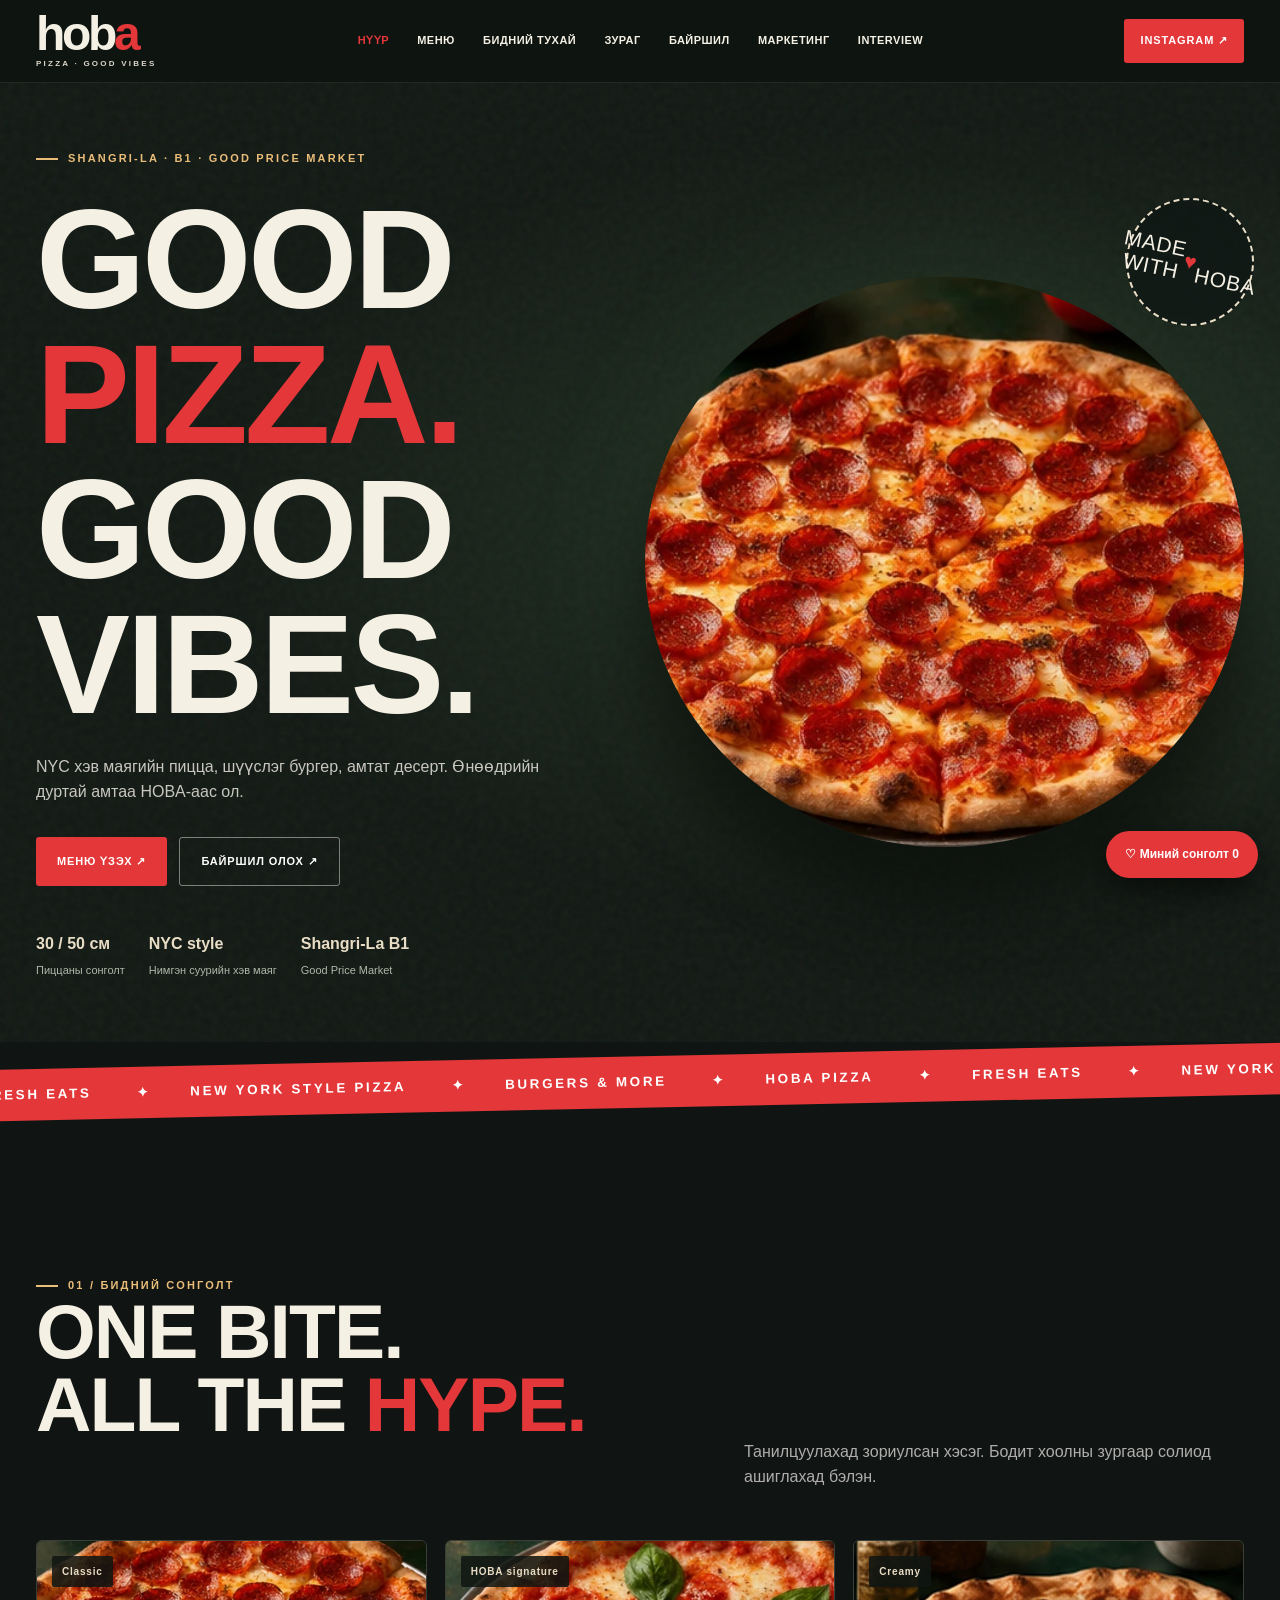
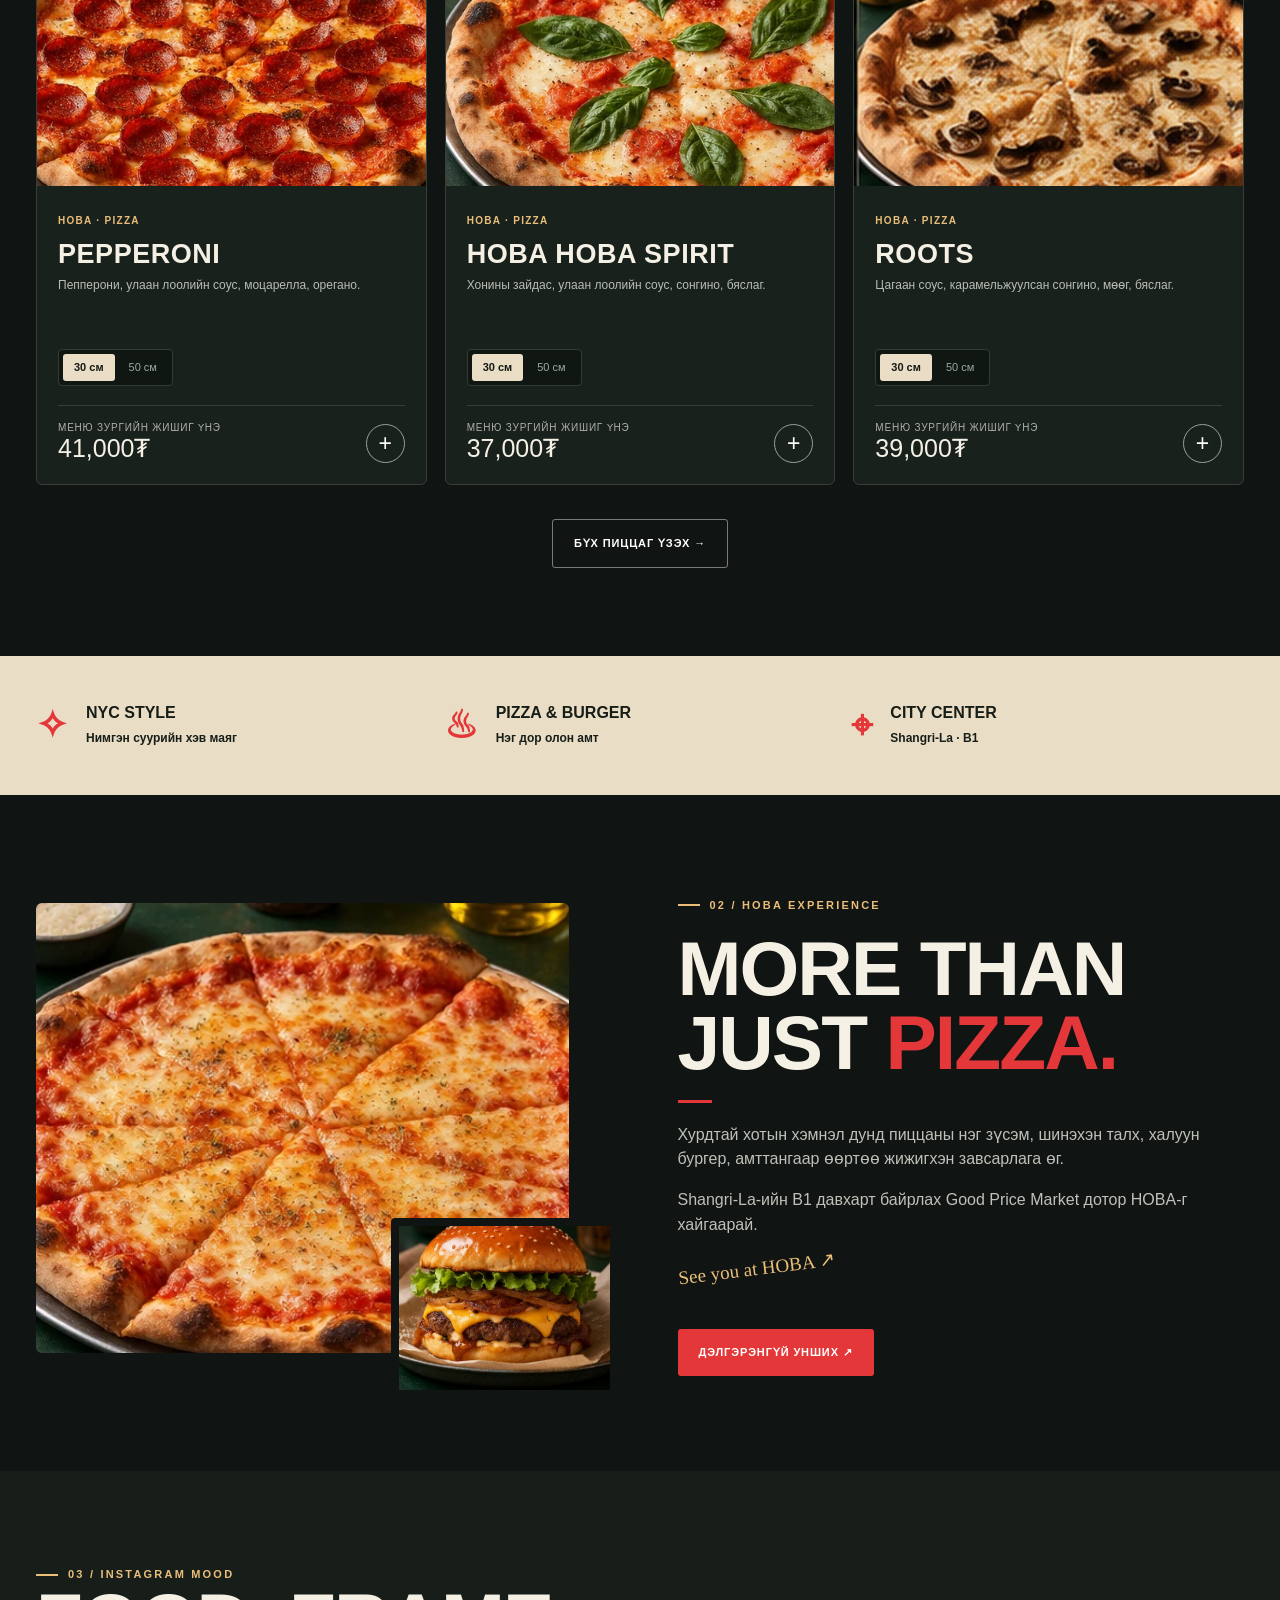
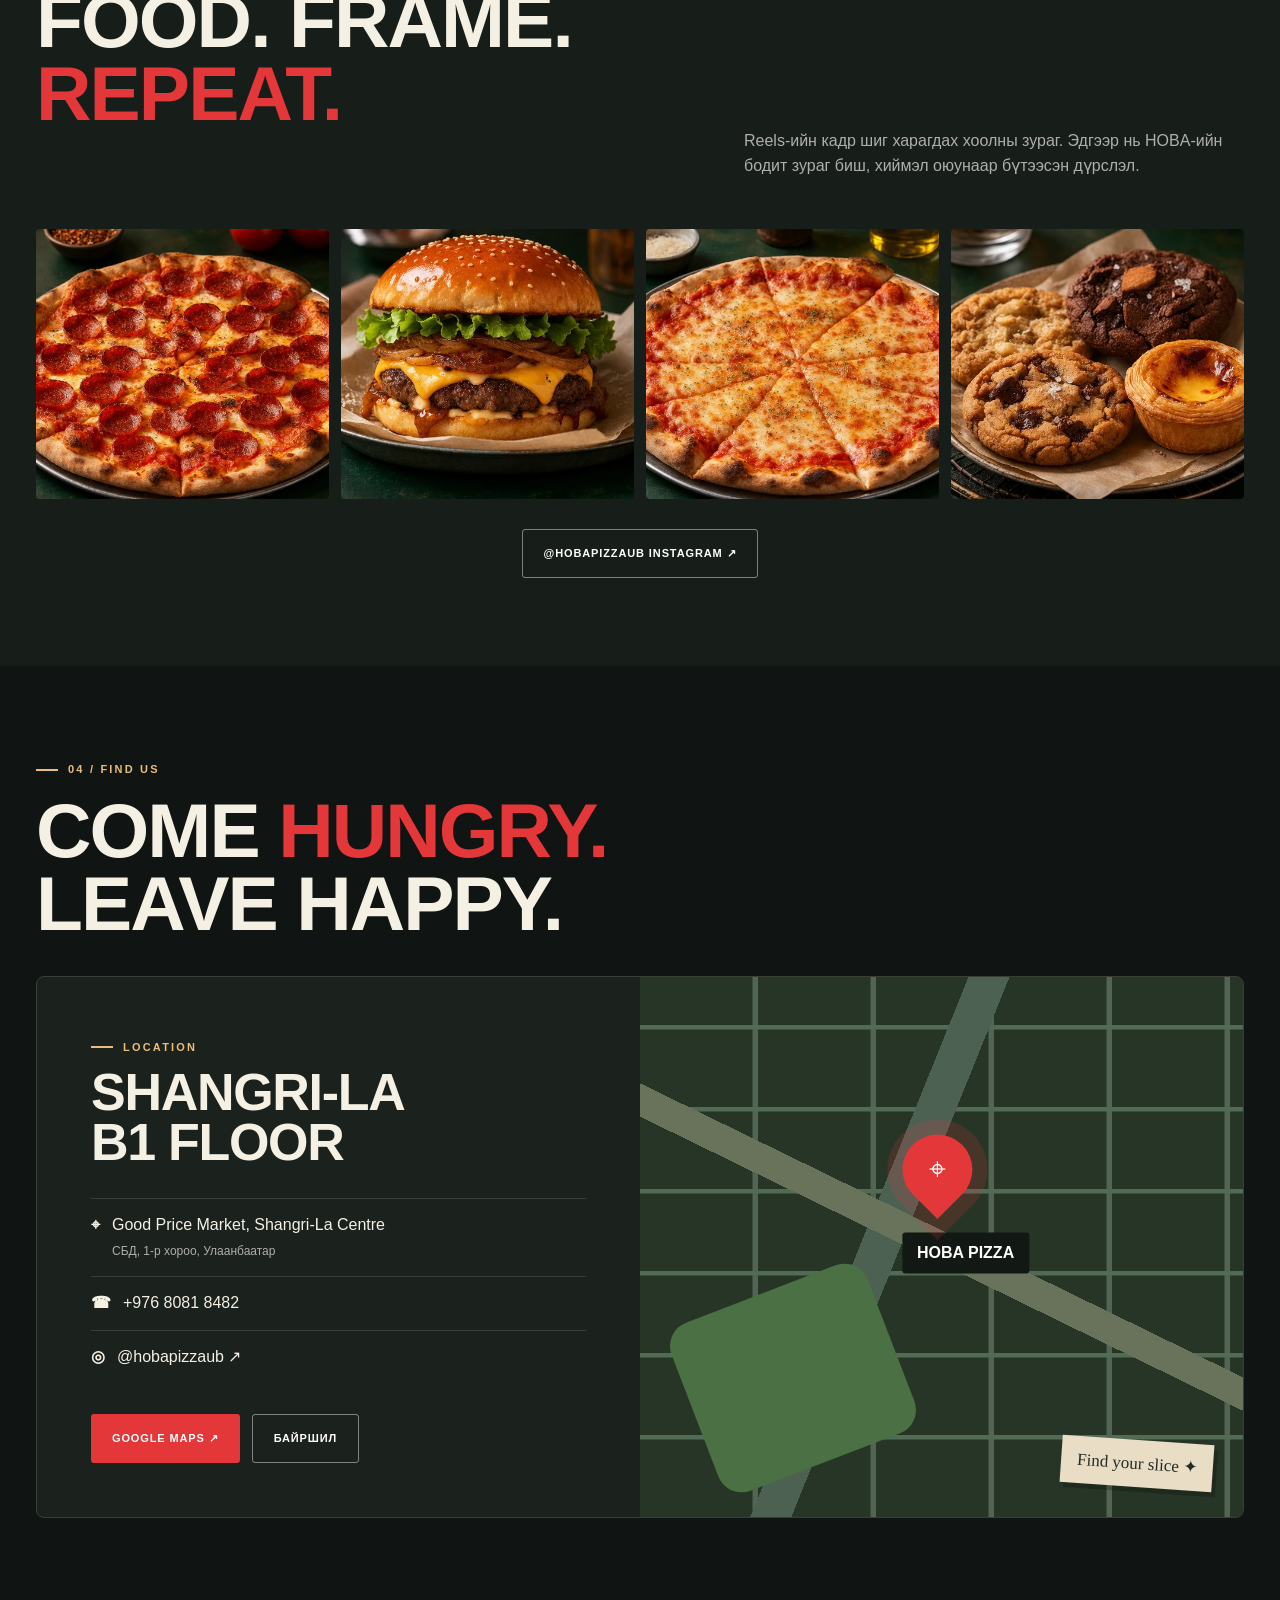
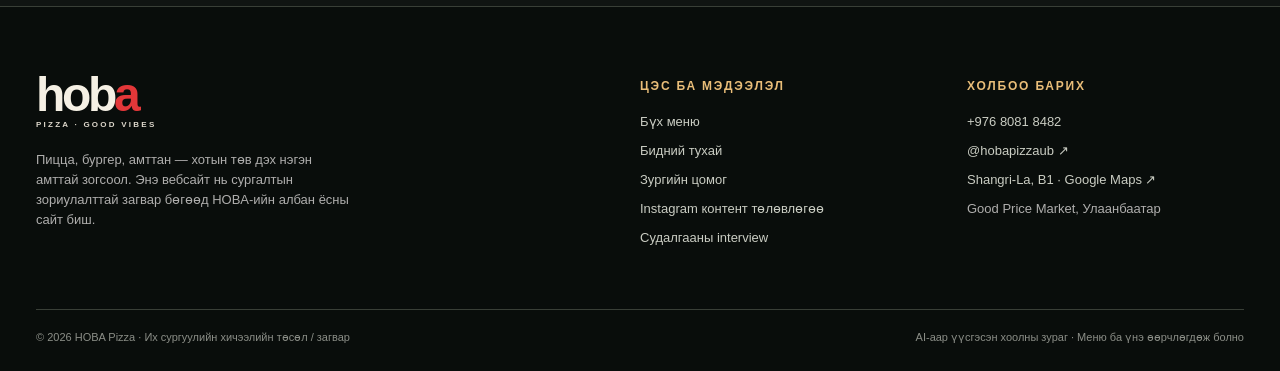
<file: HOBA_Pizza_Website/HOBA_Pizza_Website/index.html>
<!DOCTYPE html><html lang="mn"><head><meta charset="utf-8"><meta name="viewport" content="width=device-width,initial-scale=1"><meta name="theme-color" content="#101412"><meta name="description" content="HOBA Pizza — Shangri-La B1, Ulaanbaatar. Pizza, burger, dessert."><title>Нүүр хуудас | HOBA Pizza</title><link rel="stylesheet" href="assets/style.css"><link rel="icon" href="assets/favicon.svg" type="image/svg+xml"></head><body><a class="accessibility-skip" href="#main">Үндсэн агуулга руу очих</a><header class="site-header"><div class="container header-inner"><a class="logo" href="index.html" aria-label="HOBA Pizza нүүр"><span>hob<span class="a">a</span></span><small>PIZZA · GOOD VIBES</small></a><nav class="nav-links" id="primary-nav" aria-label="Үндсэн цэс"><a href="index.html" class="active">Нүүр</a><a href="menu.html" class="">Меню</a><a href="about.html" class="">Бидний тухай</a><a href="gallery.html" class="">Зураг</a><a href="visit.html" class="">Байршил</a><a href="content-plan.html" class="">Маркетинг</a><a href="interview.html" class="">Interview</a></nav><div class="header-actions"><a class="btn btn-red" href="https://www.instagram.com/hobapizzaub/" target="_blank" rel="noopener">INSTAGRAM ↗</a><button class="hamburger" aria-controls="primary-nav" aria-expanded="false" aria-label="Цэс нээх" data-menu-toggle>☰</button></div></div></header><main id="main"><section class="page-hero"><div class="grain"></div><div class="container hero-grid"><div class="hero-copy"><div class="eyebrow">Shangri-La · B1 · Good Price Market</div><h1 class="display">GOOD<br><span class="accent">PIZZA.</span><br>GOOD<br>VIBES.</h1><p>NYC хэв маягийн пицца, шүүслэг бургер, амтат десерт. Өнөөдрийн дуртай амтаа HOBA-аас ол.</p><div class="hero-buttons"><a href="menu.html" class="btn btn-red">МЕНЮ ҮЗЭХ ↗</a><a href="visit.html" class="btn btn-outline">БАЙРШИЛ ОЛОХ ↗</a></div><div class="hero-feature"><div><b>30 / 50 см</b><span>Пиццаны сонголт</span></div><div><b>NYC style</b><span>Нимгэн суурийн хэв маяг</span></div><div><b>Shangri-La B1</b><span>Good Price Market</span></div></div></div><div class="hero-food"><img src="assets/pepperoni.webp" alt="Пепперони пиццаны AI-аар бүтээсэн зураг"><div class="round-sticker">MADE<br>WITH <b>♥</b><br>HOBA</div></div></div></section><div class="marquee" aria-hidden="true"><div class="marquee-line"><span>FRESH EATS</span><span>NEW YORK STYLE PIZZA</span><span>BURGERS & MORE</span><span>HOBA PIZZA</span><span>FRESH EATS</span><span>NEW YORK STYLE PIZZA</span><span>BURGERS & MORE</span><span>HOBA PIZZA</span><span>FRESH EATS</span><span>NEW YORK STYLE PIZZA</span><span>BURGERS & MORE</span><span>HOBA PIZZA</span><span>FRESH EATS</span><span>NEW YORK STYLE PIZZA</span><span>BURGERS & MORE</span><span>HOBA PIZZA</span></div></div><section class="section"><div class="container"><div class="section-top"><div><div class="eyebrow">01 / БИДНИЙ СОНГОЛТ</div><h2 class="section-title">ONE BITE.<br>ALL THE <span class="accent">HYPE.</span></h2></div><p class="muted">Танилцуулахад зориулсан хэсэг. Бодит хоолны зургаар солиод ашиглахад бэлэн.</p></div><div class="food-grid"><article class="food-card reveal" data-food data-name="Pepperoni" data-category="pizza" data-price="41000" data-size="30 см"><div class="food-image"><img loading="lazy" src="assets/pepperoni.webp" alt="Pepperoni-ийн AI-аар бүтээсэн танилцуулах зураг"><span class="food-chip">Classic</span></div><div class="food-card-body"><span class="small-type">HOBA · pizza</span><h3>Pepperoni</h3><p>Пепперони, улаан лоолийн соус, моцарелла, орегано.</p><div class="size-toggle" aria-label="Пиццаны хэмжээ"><button data-size="30 см" data-price="41000" class="selected" aria-pressed="true">30 см</button><button data-size="50 см" data-price="71000" aria-pressed="false">50 см</button></div><div class="price-row"><div><div class="tiny muted">МЕНЮ ЗУРГИЙН ЖИШИГ ҮНЭ</div><div class="price" data-price-display>41,000₮</div></div><button type="button" class="add" data-add-food aria-label="Pepperoni-ийг сонирхсон жагсаалтад нэмэх" title="Сонголтод нэмэх">+</button></div></div></article><article class="food-card reveal" data-food data-name="Hoba Hoba Spirit" data-category="pizza" data-price="37000" data-size="30 см"><div class="food-image"><img loading="lazy" src="assets/margherita.webp" alt="Hoba Hoba Spirit-ийн AI-аар бүтээсэн танилцуулах зураг"><span class="food-chip">HOBA signature</span></div><div class="food-card-body"><span class="small-type">HOBA · pizza</span><h3>Hoba Hoba Spirit</h3><p>Хонины зайдас, улаан лоолийн соус, сонгино, бяслаг.</p><div class="size-toggle" aria-label="Пиццаны хэмжээ"><button data-size="30 см" data-price="37000" class="selected" aria-pressed="true">30 см</button><button data-size="50 см" data-price="67000" aria-pressed="false">50 см</button></div><div class="price-row"><div><div class="tiny muted">МЕНЮ ЗУРГИЙН ЖИШИГ ҮНЭ</div><div class="price" data-price-display>37,000₮</div></div><button type="button" class="add" data-add-food aria-label="Hoba Hoba Spirit-ийг сонирхсон жагсаалтад нэмэх" title="Сонголтод нэмэх">+</button></div></div></article><article class="food-card reveal" data-food data-name="Roots" data-category="pizza" data-price="39000" data-size="30 см"><div class="food-image"><img loading="lazy" src="assets/mushroom.webp" alt="Roots-ийн AI-аар бүтээсэн танилцуулах зураг"><span class="food-chip">Creamy</span></div><div class="food-card-body"><span class="small-type">HOBA · pizza</span><h3>Roots</h3><p>Цагаан соус, карамельжуулсан сонгино, мөөг, бяслаг.</p><div class="size-toggle" aria-label="Пиццаны хэмжээ"><button data-size="30 см" data-price="39000" class="selected" aria-pressed="true">30 см</button><button data-size="50 см" data-price="69000" aria-pressed="false">50 см</button></div><div class="price-row"><div><div class="tiny muted">МЕНЮ ЗУРГИЙН ЖИШИГ ҮНЭ</div><div class="price" data-price-display>39,000₮</div></div><button type="button" class="add" data-add-food aria-label="Roots-ийг сонирхсон жагсаалтад нэмэх" title="Сонголтод нэмэх">+</button></div></div></article></div><div style="text-align:center;margin-top:34px"><a class="btn btn-outline" href="menu.html">Бүх пиццаг үзэх →</a></div></div></section><section class="feature-strip"><div class="container feature-items"><div class="feature-item"><span class="feature-icon">✧</span><div>NYC STYLE<br><span class="mini">Нимгэн суурийн хэв маяг</span></div></div><div class="feature-item"><span class="feature-icon">♨</span><div>PIZZA & BURGER<br><span class="mini">Нэг дор олон амт</span></div></div><div class="feature-item"><span class="feature-icon">⌖</span><div>CITY CENTER<br><span class="mini">Shangri-La · B1</span></div></div></div></section><section class="section"><div class="container split"><div class="photo-stack reveal"><img class="main" src="assets/cheese.webp" alt="Бяслагтай пиццаны AI зураг"><img class="small" src="assets/burger.webp" alt="Бургерийн AI зураг"></div><div class="section-copy reveal"><div class="eyebrow">02 / HOBA EXPERIENCE</div><h2 class="section-title">MORE THAN<br>JUST <span class="accent">PIZZA.</span></h2><div class="divider-red"></div><p>Хурдтай хотын хэмнэл дунд пиццаны нэг зүсэм, шинэхэн талх, халуун бургер, амттангаар өөртөө жижигхэн завсарлага өг.</p><p>Shangri-La-ийн B1 давхарт байрлах Good Price Market дотор HOBA-г хайгаарай.</p><span class="inkmark">See you at HOBA ↗</span><div style="margin-top:30px"><a class="btn btn-red" href="about.html">Дэлгэрэнгүй унших ↗</a></div></div></div></section><section class="section" style="background:#171e19"><div class="container"><div class="section-top"><div><div class="eyebrow">03 / INSTAGRAM MOOD</div><h2 class="section-title">FOOD. FRAME.<br><span class="accent">REPEAT.</span></h2></div><p class="muted">Reels-ийн кадр шиг харагдах хоолны зураг. Эдгээр нь HOBA-ийн бодит зураг биш, хиймэл оюунаар бүтээсэн дүрслэл.</p></div><div class="social-grid"><div class="social-photo"><img loading="lazy" src="assets/pepperoni.webp" alt="Пепперони пицца"></div><div class="social-photo"><img loading="lazy" src="assets/burger.webp" alt="Бургер"></div><div class="social-photo"><img loading="lazy" src="assets/cheese.webp" alt="Бяслагтай пицца"></div><div class="social-photo"><img loading="lazy" src="assets/dessert.webp" alt="Амттан"></div></div><div style="text-align:center;margin-top:30px"><a href="https://www.instagram.com/hobapizzaub/" target="_blank" rel="noopener" class="btn btn-outline">@HOBAPIZZAUB INSTAGRAM ↗</a></div></div></section><section class="section"><div class="container"><div class="eyebrow">04 / FIND US</div><h2 class="section-title" style="margin:15px 0 35px">COME <span class="accent">HUNGRY.</span><br>LEAVE HAPPY.</h2><div class="location-panel"><div class="location-data"><div class="eyebrow">LOCATION</div><h2 class="section-title" style="font-size:52px">SHANGRI-LA<br>B1 FLOOR</h2><div class="contact-line"><b>⌖</b><div>Good Price Market, Shangri-La Centre<br><span class="muted mini">СБД, 1-р хороо, Улаанбаатар</span></div></div><div class="contact-line"><b>☎</b><div><a href="tel:+97680818482">+976 8081 8482</a></div></div><div class="contact-line"><b>◎</b><div><a href="https://www.instagram.com/hobapizzaub/" target="_blank" rel="noopener">@hobapizzaub ↗</a></div></div><div class="inline-links" style="margin-top:30px"><a href="https://www.google.com/maps/search/?api=1&query=Hoba+Pizza+Shangri-La+Center+Ulaanbaatar" target="_blank" rel="noopener" class="btn btn-red">GOOGLE MAPS ↗</a><a href="visit.html" class="btn btn-outline">Байршил</a></div></div><div class="map-art"><div class="map-pin"><div class="pin"><span>⌖</span></div><b>HOBA PIZZA</b></div><div class="float-note">Find your slice ✦</div></div></div></div></section></main><footer class="site-footer"><div class="container"><div class="footer-top"><div><a class="logo" href="index.html"><span>hob<span class="a">a</span></span><small>PIZZA · GOOD VIBES</small></a><p style="max-width:320px;margin-top:22px">Пицца, бургер, амттан — хотын төв дэх нэгэн амттай зогсоол. Энэ вебсайт нь сургалтын зориулалттай загвар бөгөөд HOBA-ийн албан ёсны сайт биш.</p></div><div><h4>Цэс ба мэдээлэл</h4><a href="menu.html">Бүх меню</a><a href="about.html">Бидний тухай</a><a href="gallery.html">Зургийн цомог</a><a href="content-plan.html">Instagram контент төлөвлөгөө</a><a href="interview.html">Судалгааны interview</a></div><div><h4>Холбоо барих</h4><a href="tel:+97680818482">+976 8081 8482</a><a href="https://www.instagram.com/hobapizzaub/" target="_blank" rel="noopener">@hobapizzaub ↗</a><a href="https://www.google.com/maps/search/?api=1&query=Hoba+Pizza+Shangri-La+Center+Ulaanbaatar" target="_blank" rel="noopener">Shangri-La, B1 · Google Maps ↗</a><p>Good Price Market, Улаанбаатар</p></div></div><div class="footer-bottom"><span>© 2026 HOBA Pizza · Их сургуулийн хичээлийн төсөл / загвар</span><span>AI-аар үүсгэсэн хоолны зураг · Меню ба үнэ өөрчлөгдөж болно</span></div></div></footer><div id="toast" class="toast" role="status" aria-live="polite"></div><button class="wishlist-toggle" id="wishlistToggle" aria-expanded="false" aria-controls="wishlist">♡ Миний сонголт <span id="favCount">0</span></button><aside class="wishlist" id="wishlist" aria-label="Миний сонголтын жагсаалт"><h3>Миний сонголт ♡</h3><p class="mini muted">Энэ нь зөвхөн танилцах demo жагсаалт. Жинхэнэ захиалга автоматаар илгээгдэхгүй.</p><p id="favEmpty" class="muted mini">Одоогоор хоол сонгоогүй байна.</p><div id="favRows"></div><button class="btn btn-white" id="copyChoices">Жагсаалтыг хуулах ↗</button><a class="btn btn-red" href="tel:+97680818482">Утсаар лавлах ↗</a><button class="btn btn-dark" data-close-favs>Хаах</button></aside><script src="assets/app.js" defer></script></body></html>
</file>
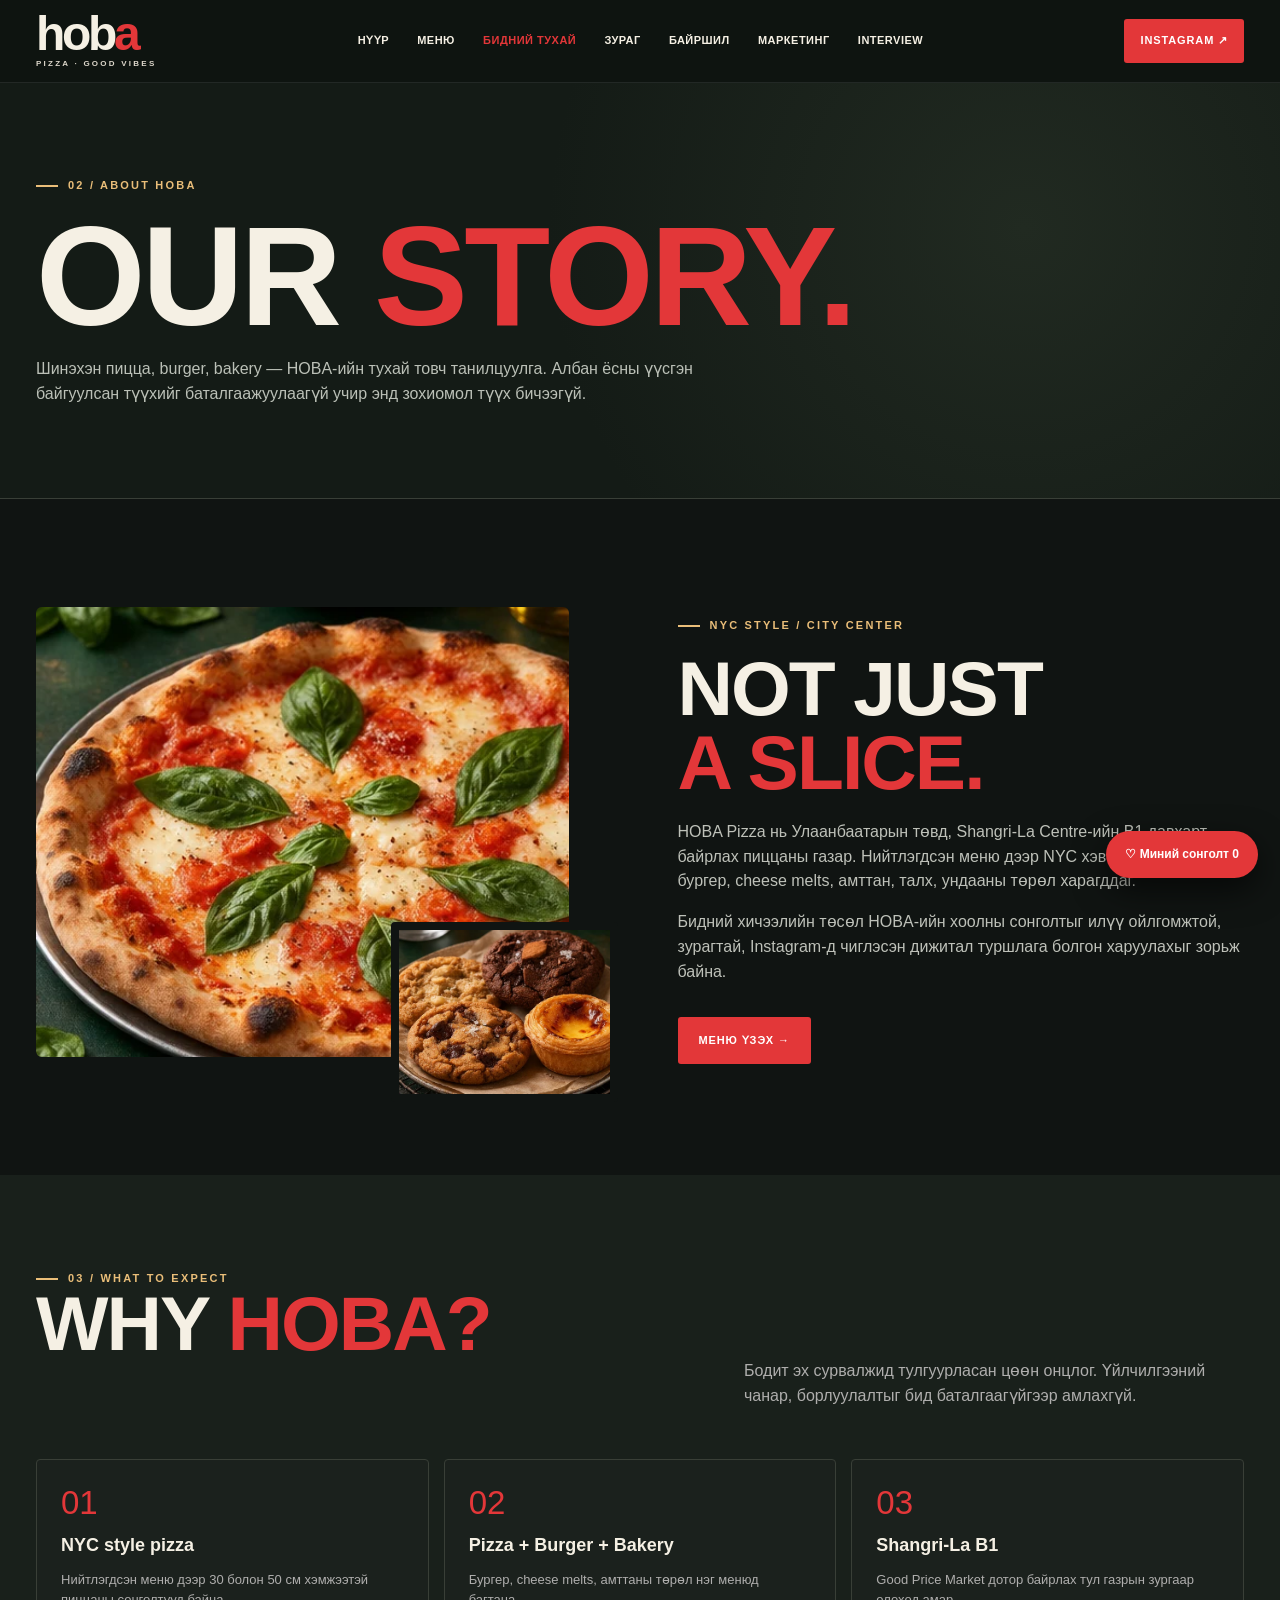
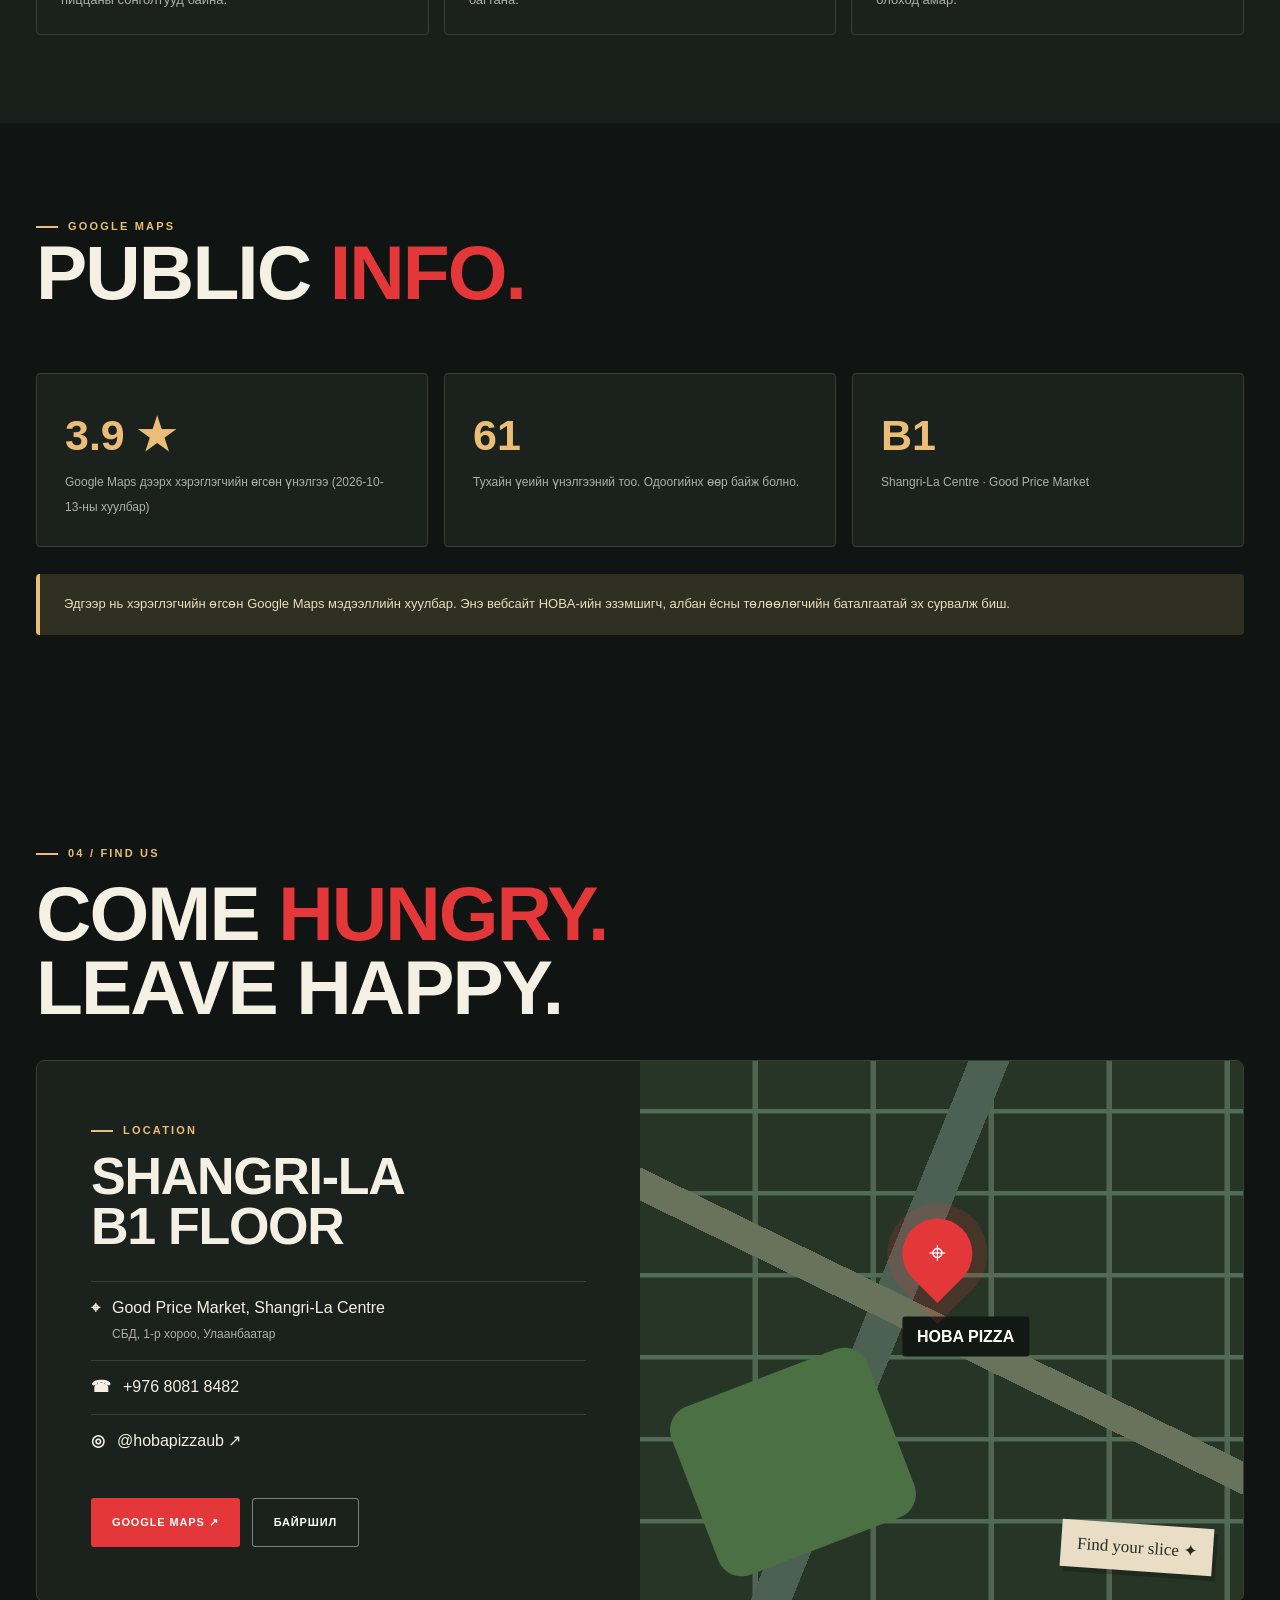
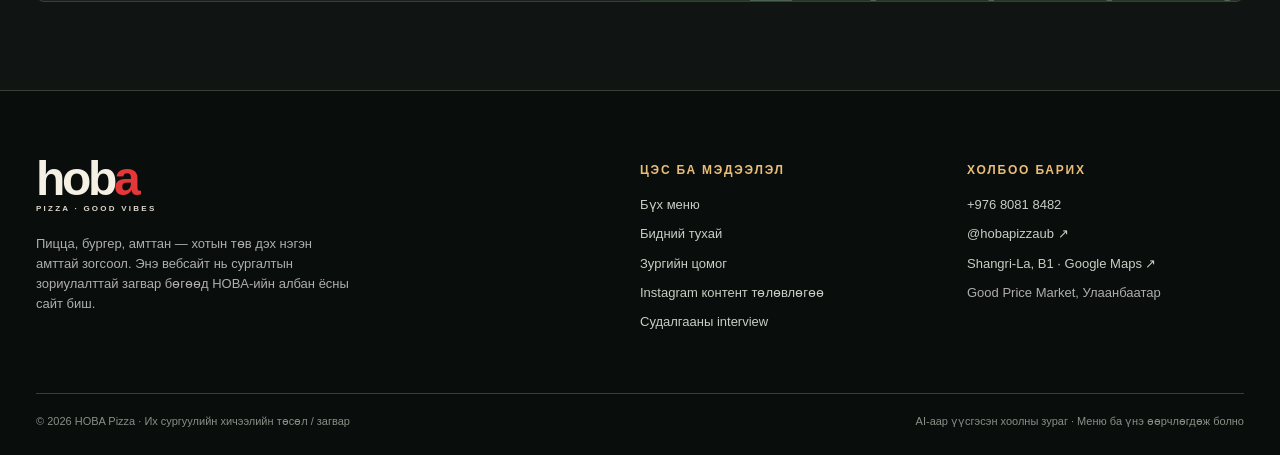
<file: HOBA_Pizza_Website/HOBA_Pizza_Website/about.html>
<!DOCTYPE html><html lang="mn"><head><meta charset="utf-8"><meta name="viewport" content="width=device-width,initial-scale=1"><meta name="theme-color" content="#101412"><meta name="description" content="HOBA Pizza-ийн ресторан болон төсөл"><title>Бидний тухай | HOBA Pizza</title><link rel="stylesheet" href="assets/style.css"><link rel="icon" href="assets/favicon.svg" type="image/svg+xml"></head><body><a class="accessibility-skip" href="#main">Үндсэн агуулга руу очих</a><header class="site-header"><div class="container header-inner"><a class="logo" href="index.html" aria-label="HOBA Pizza нүүр"><span>hob<span class="a">a</span></span><small>PIZZA · GOOD VIBES</small></a><nav class="nav-links" id="primary-nav" aria-label="Үндсэн цэс"><a href="index.html" class="">Нүүр</a><a href="menu.html" class="">Меню</a><a href="about.html" class="active">Бидний тухай</a><a href="gallery.html" class="">Зураг</a><a href="visit.html" class="">Байршил</a><a href="content-plan.html" class="">Маркетинг</a><a href="interview.html" class="">Interview</a></nav><div class="header-actions"><a class="btn btn-red" href="https://www.instagram.com/hobapizzaub/" target="_blank" rel="noopener">INSTAGRAM ↗</a><button class="hamburger" aria-controls="primary-nav" aria-expanded="false" aria-label="Цэс нээх" data-menu-toggle>☰</button></div></div></header><main id="main"><section class="subhero"><div class="container"><div class="eyebrow">02 / ABOUT HOBA</div><h1 class="display">OUR <span class="accent">STORY.</span></h1><p class="description">Шинэхэн пицца, burger, bakery — HOBA-ийн тухай товч танилцуулга. Албан ёсны үүсгэн байгуулсан түүхийг баталгаажуулаагүй учир энд зохиомол түүх бичээгүй.</p></div></section><section class="section"><div class="container split"><div class="photo-stack"><img class="main" src="assets/margherita.webp" alt="Пицца AI дүрслэл"><img class="small" src="assets/dessert.webp" alt="Амттан AI дүрслэл"></div><div class="section-copy"><div class="eyebrow">NYC STYLE / CITY CENTER</div><h2 class="section-title">NOT JUST<br><span class="accent">A SLICE.</span></h2><p>HOBA Pizza нь Улаанбаатарын төвд, Shangri-La Centre-ийн B1 давхарт байрлах пиццаны газар. Нийтлэгдсэн меню дээр NYC хэв маягийн пицца, бургер, cheese melts, амттан, талх, ундааны төрөл харагддаг.</p><p>Бидний хичээлийн төсөл HOBA-ийн хоолны сонголтыг илүү ойлгомжтой, зурагтай, Instagram-д чиглэсэн дижитал туршлага болгон харуулахыг зорьж байна.</p><a href="menu.html" class="btn btn-red">Меню үзэх →</a></div></div></section><section class="section" style="background:#19201b"><div class="container"><div class="section-top"><div><div class="eyebrow">03 / WHAT TO EXPECT</div><h2 class="section-title">WHY <span class="accent">HOBA?</span></h2></div><p class="muted">Бодит эх сурвалжид тулгуурласан цөөн онцлог. Үйлчилгээний чанар, борлуулалтыг бид баталгаагүйгээр амлахгүй.</p></div><div class="steps"><div class="step"><h3>NYC style pizza</h3><p>Нийтлэгдсэн меню дээр 30 болон 50 см хэмжээтэй пиццаны сонголтууд байна.</p></div><div class="step"><h3>Pizza + Burger + Bakery</h3><p>Бургер, cheese melts, амттаны төрөл нэг менюд багтана.</p></div><div class="step"><h3>Shangri-La B1</h3><p>Good Price Market дотор байрлах тул газрын зургаар олоход амар.</p></div></div></div></section><section class="section"><div class="container"><div class="eyebrow">GOOGLE MAPS</div><h2 class="section-title">PUBLIC <span class="accent">INFO.</span></h2><div class="stat-grid"><div class="stat"><strong>3.9 ★</strong><span>Google Maps дээрх хэрэглэгчийн өгсөн үнэлгээ (2026-10-13-ны хуулбар)</span></div><div class="stat"><strong>61</strong><span>Тухайн үеийн үнэлгээний тоо. Одоогийнх өөр байж болно.</span></div><div class="stat"><strong>B1</strong><span>Shangri-La Centre · Good Price Market</span></div></div><div class="info-banner">Эдгээр нь хэрэглэгчийн өгсөн Google Maps мэдээллийн хуулбар. Энэ вебсайт HOBA-ийн эзэмшигч, албан ёсны төлөөлөгчийн баталгаатай эх сурвалж биш.</div></div></section><section class="section"><div class="container"><div class="eyebrow">04 / FIND US</div><h2 class="section-title" style="margin:15px 0 35px">COME <span class="accent">HUNGRY.</span><br>LEAVE HAPPY.</h2><div class="location-panel"><div class="location-data"><div class="eyebrow">LOCATION</div><h2 class="section-title" style="font-size:52px">SHANGRI-LA<br>B1 FLOOR</h2><div class="contact-line"><b>⌖</b><div>Good Price Market, Shangri-La Centre<br><span class="muted mini">СБД, 1-р хороо, Улаанбаатар</span></div></div><div class="contact-line"><b>☎</b><div><a href="tel:+97680818482">+976 8081 8482</a></div></div><div class="contact-line"><b>◎</b><div><a href="https://www.instagram.com/hobapizzaub/" target="_blank" rel="noopener">@hobapizzaub ↗</a></div></div><div class="inline-links" style="margin-top:30px"><a href="https://www.google.com/maps/search/?api=1&query=Hoba+Pizza+Shangri-La+Center+Ulaanbaatar" target="_blank" rel="noopener" class="btn btn-red">GOOGLE MAPS ↗</a><a href="visit.html" class="btn btn-outline">Байршил</a></div></div><div class="map-art"><div class="map-pin"><div class="pin"><span>⌖</span></div><b>HOBA PIZZA</b></div><div class="float-note">Find your slice ✦</div></div></div></div></section></main><footer class="site-footer"><div class="container"><div class="footer-top"><div><a class="logo" href="index.html"><span>hob<span class="a">a</span></span><small>PIZZA · GOOD VIBES</small></a><p style="max-width:320px;margin-top:22px">Пицца, бургер, амттан — хотын төв дэх нэгэн амттай зогсоол. Энэ вебсайт нь сургалтын зориулалттай загвар бөгөөд HOBA-ийн албан ёсны сайт биш.</p></div><div><h4>Цэс ба мэдээлэл</h4><a href="menu.html">Бүх меню</a><a href="about.html">Бидний тухай</a><a href="gallery.html">Зургийн цомог</a><a href="content-plan.html">Instagram контент төлөвлөгөө</a><a href="interview.html">Судалгааны interview</a></div><div><h4>Холбоо барих</h4><a href="tel:+97680818482">+976 8081 8482</a><a href="https://www.instagram.com/hobapizzaub/" target="_blank" rel="noopener">@hobapizzaub ↗</a><a href="https://www.google.com/maps/search/?api=1&query=Hoba+Pizza+Shangri-La+Center+Ulaanbaatar" target="_blank" rel="noopener">Shangri-La, B1 · Google Maps ↗</a><p>Good Price Market, Улаанбаатар</p></div></div><div class="footer-bottom"><span>© 2026 HOBA Pizza · Их сургуулийн хичээлийн төсөл / загвар</span><span>AI-аар үүсгэсэн хоолны зураг · Меню ба үнэ өөрчлөгдөж болно</span></div></div></footer><div id="toast" class="toast" role="status" aria-live="polite"></div><button class="wishlist-toggle" id="wishlistToggle" aria-expanded="false" aria-controls="wishlist">♡ Миний сонголт <span id="favCount">0</span></button><aside class="wishlist" id="wishlist" aria-label="Миний сонголтын жагсаалт"><h3>Миний сонголт ♡</h3><p class="mini muted">Энэ нь зөвхөн танилцах demo жагсаалт. Жинхэнэ захиалга автоматаар илгээгдэхгүй.</p><p id="favEmpty" class="muted mini">Одоогоор хоол сонгоогүй байна.</p><div id="favRows"></div><button class="btn btn-white" id="copyChoices">Жагсаалтыг хуулах ↗</button><a class="btn btn-red" href="tel:+97680818482">Утсаар лавлах ↗</a><button class="btn btn-dark" data-close-favs>Хаах</button></aside><script src="assets/app.js" defer></script></body></html>
</file>
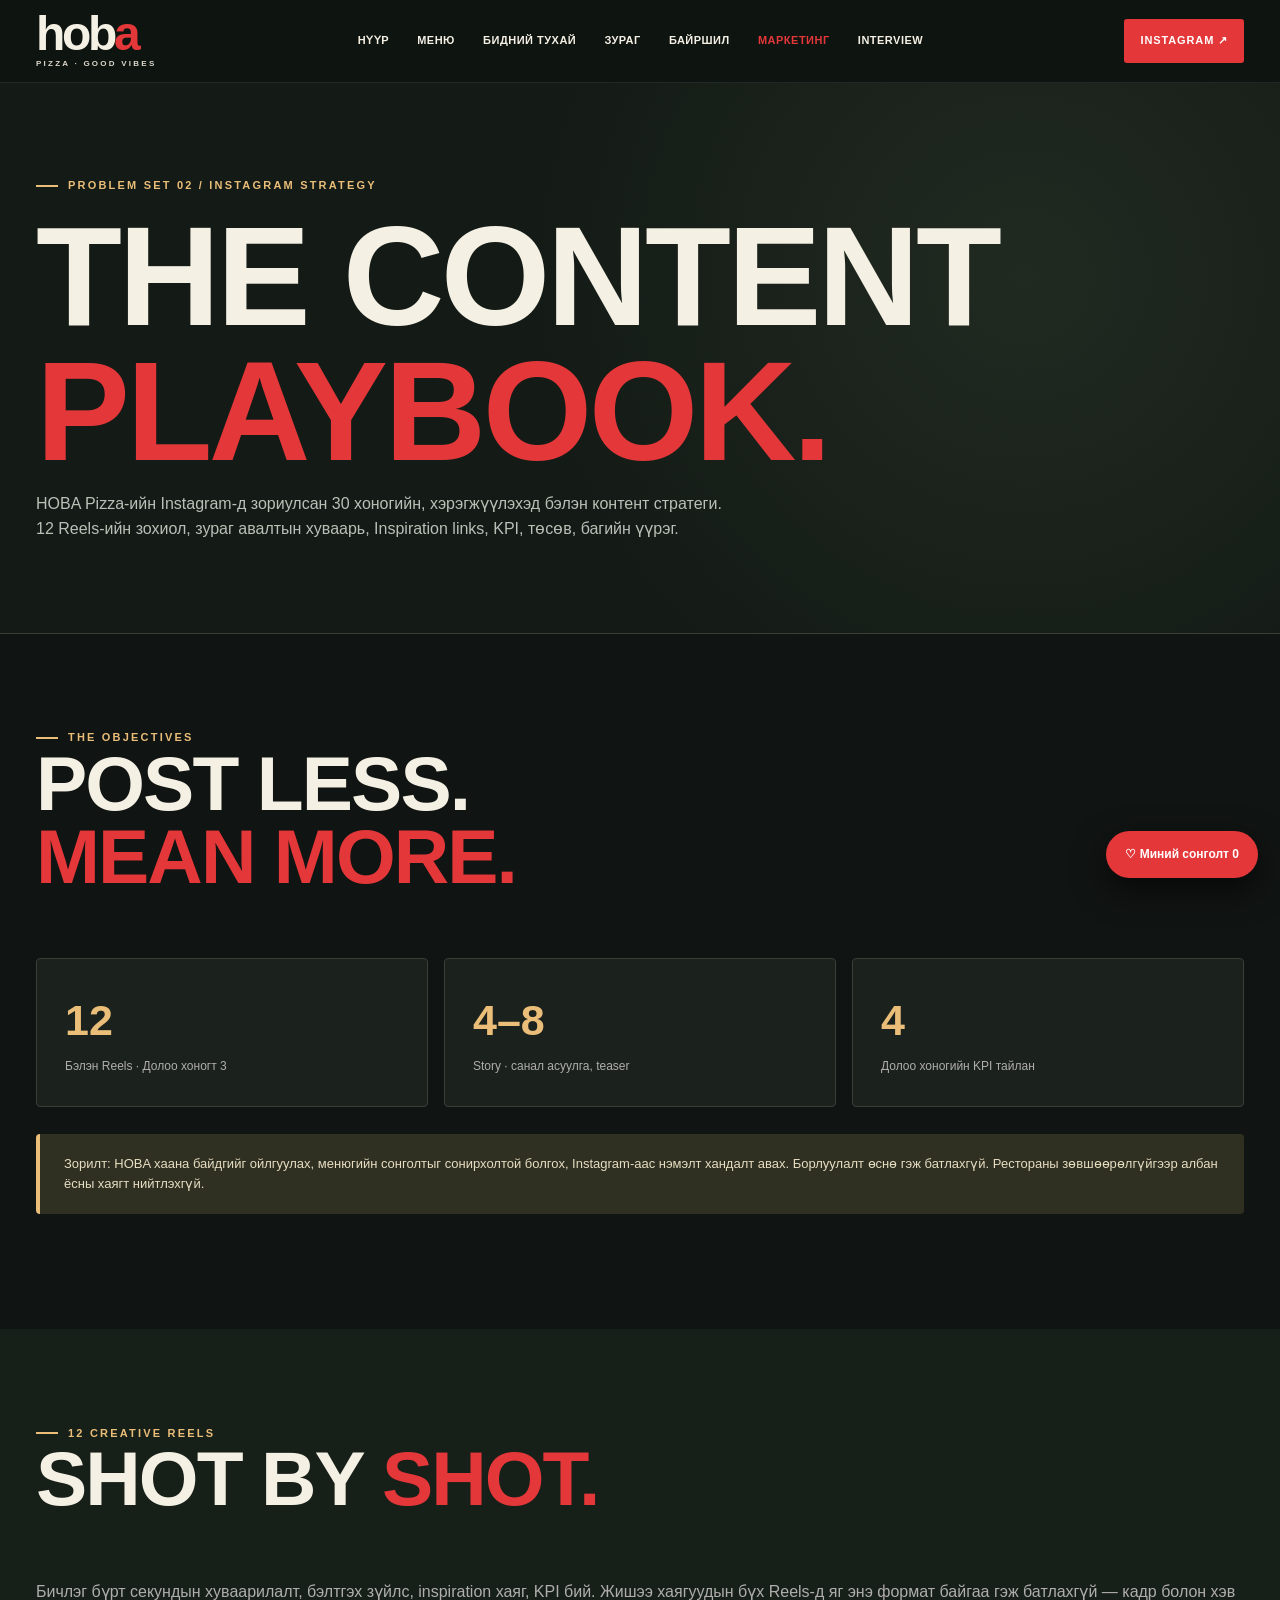
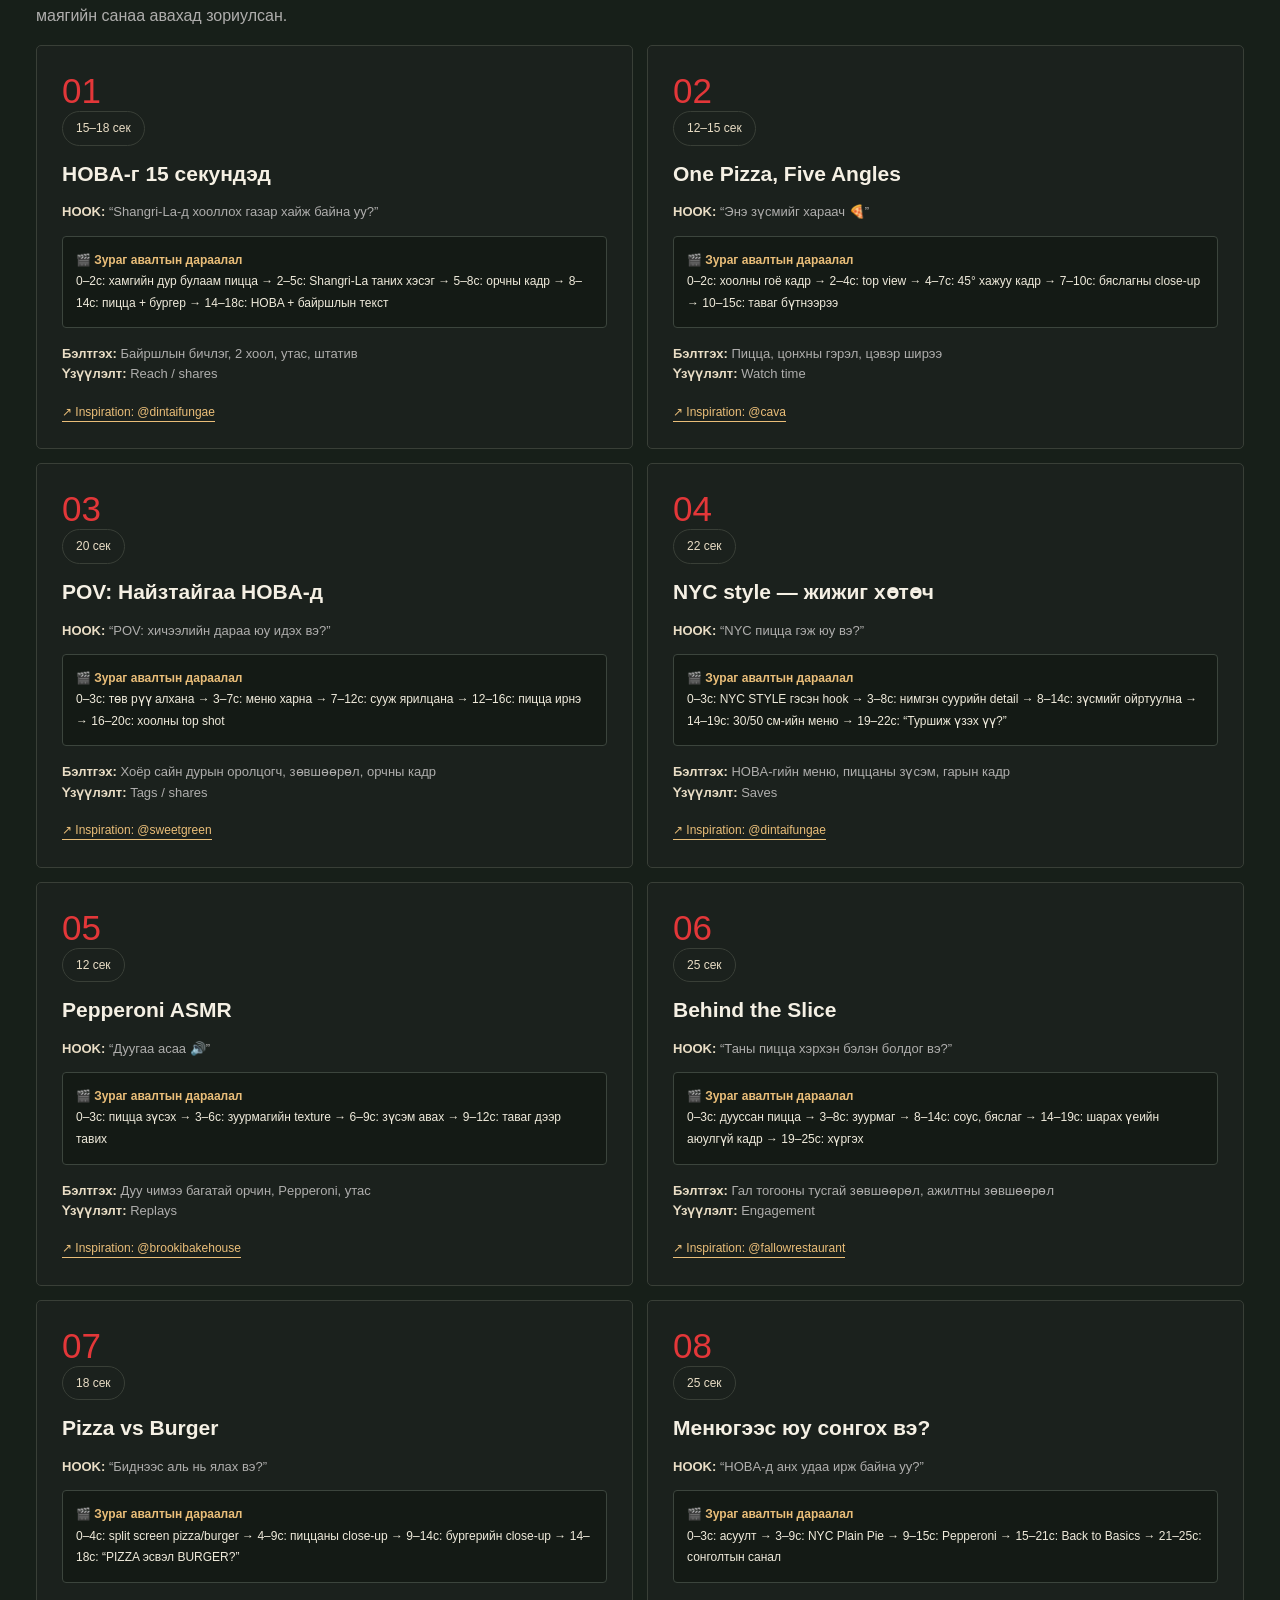
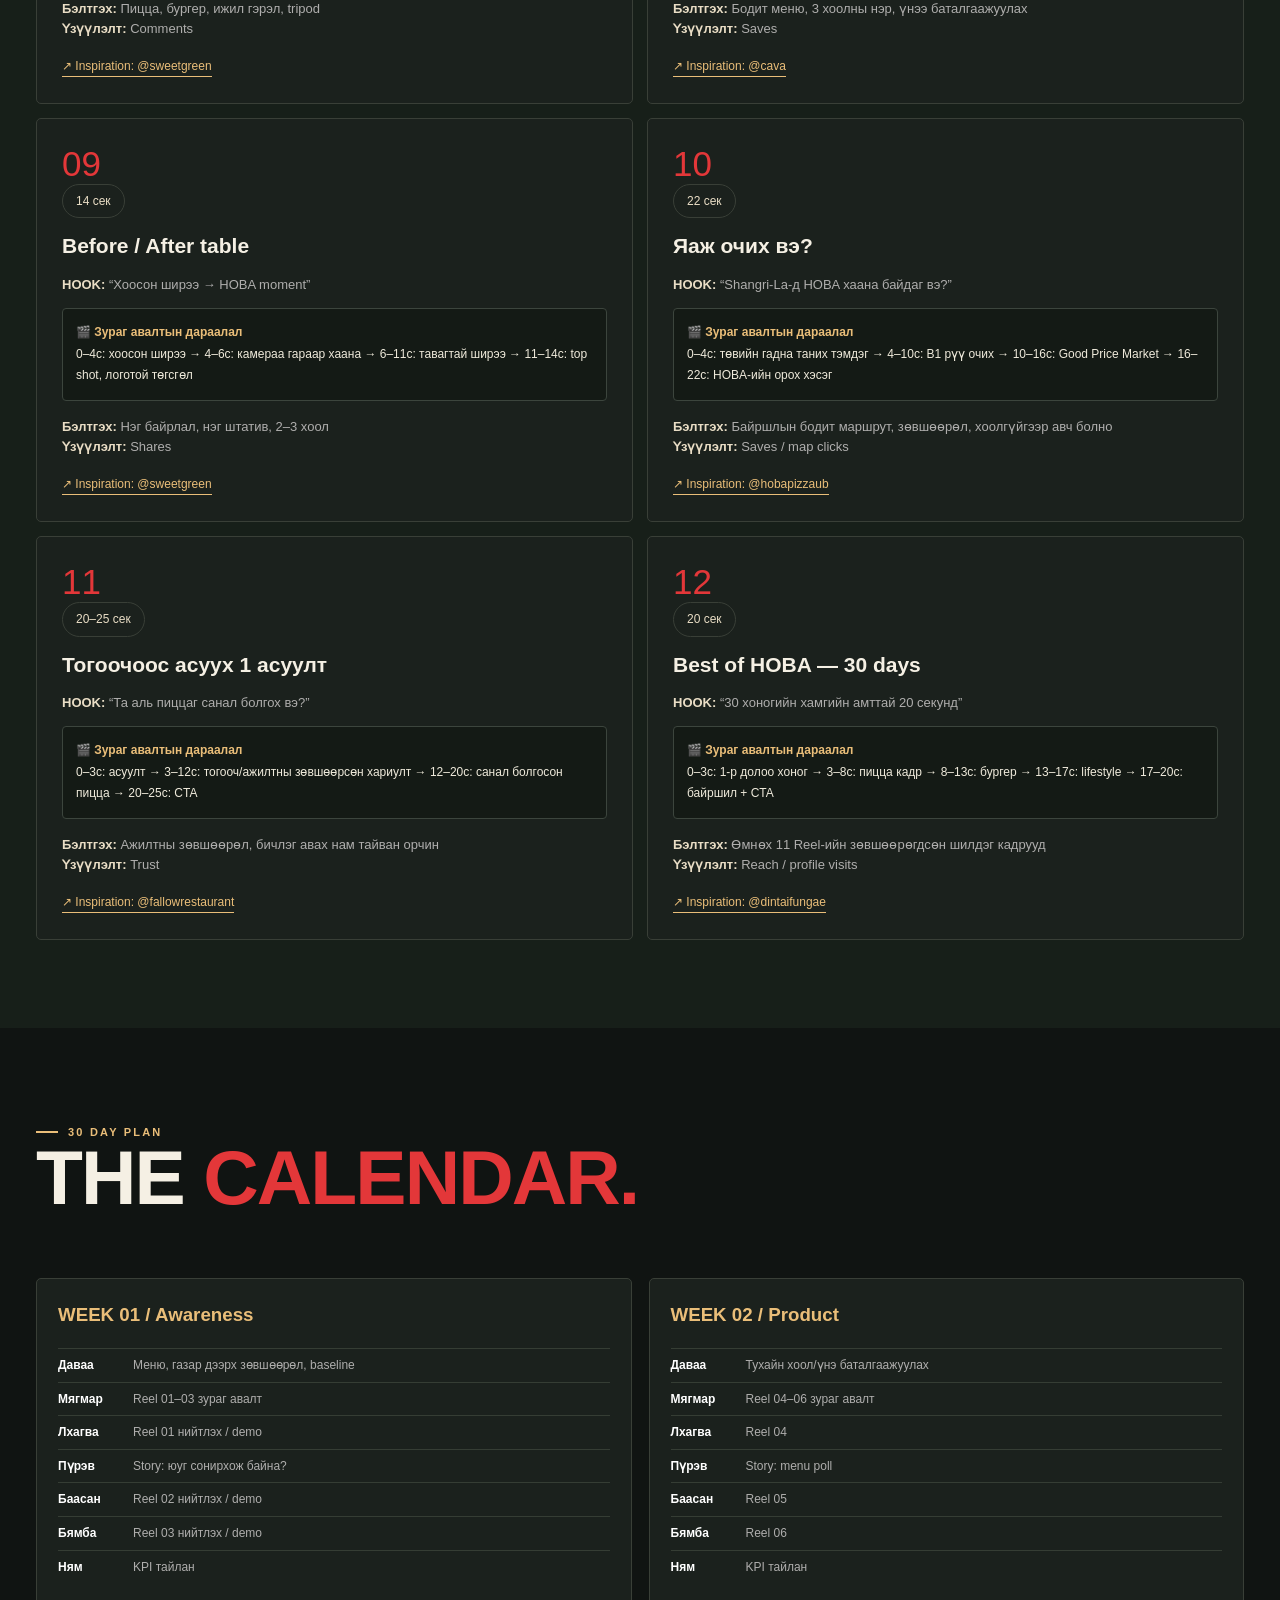
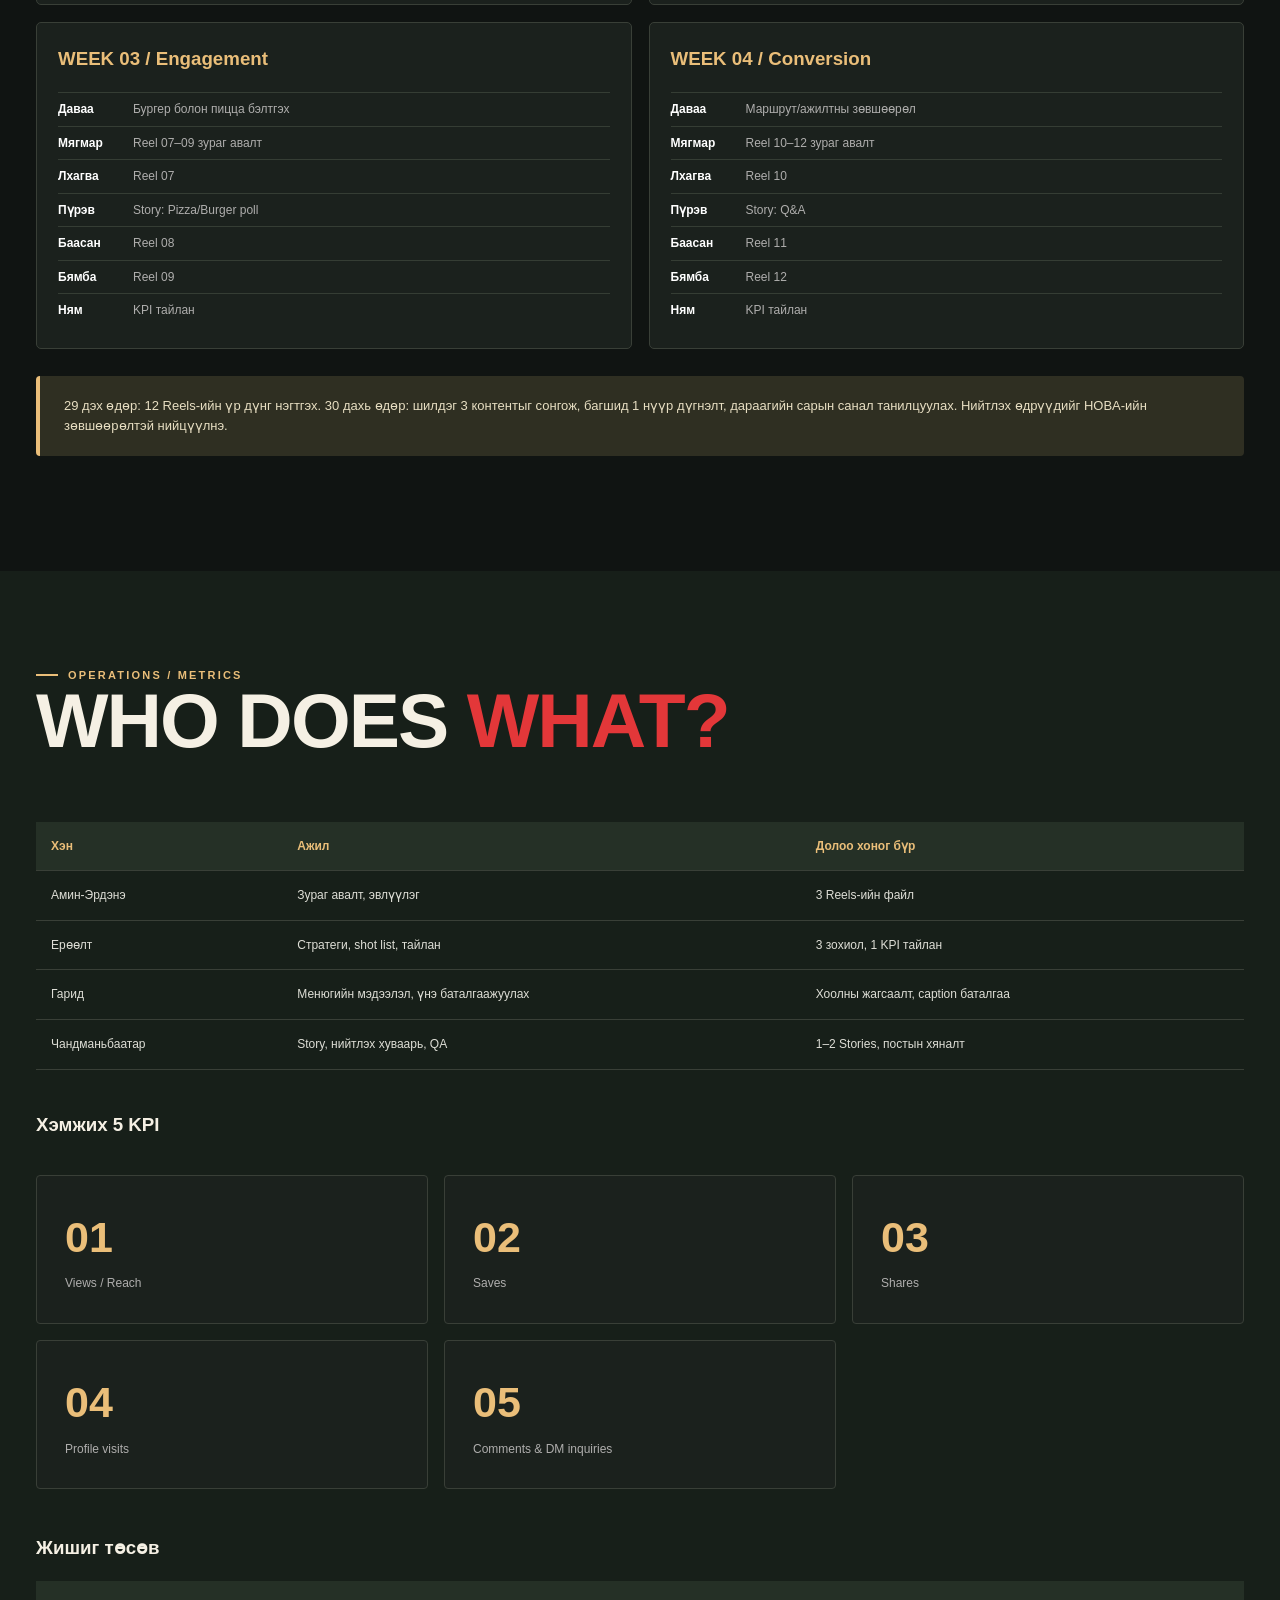
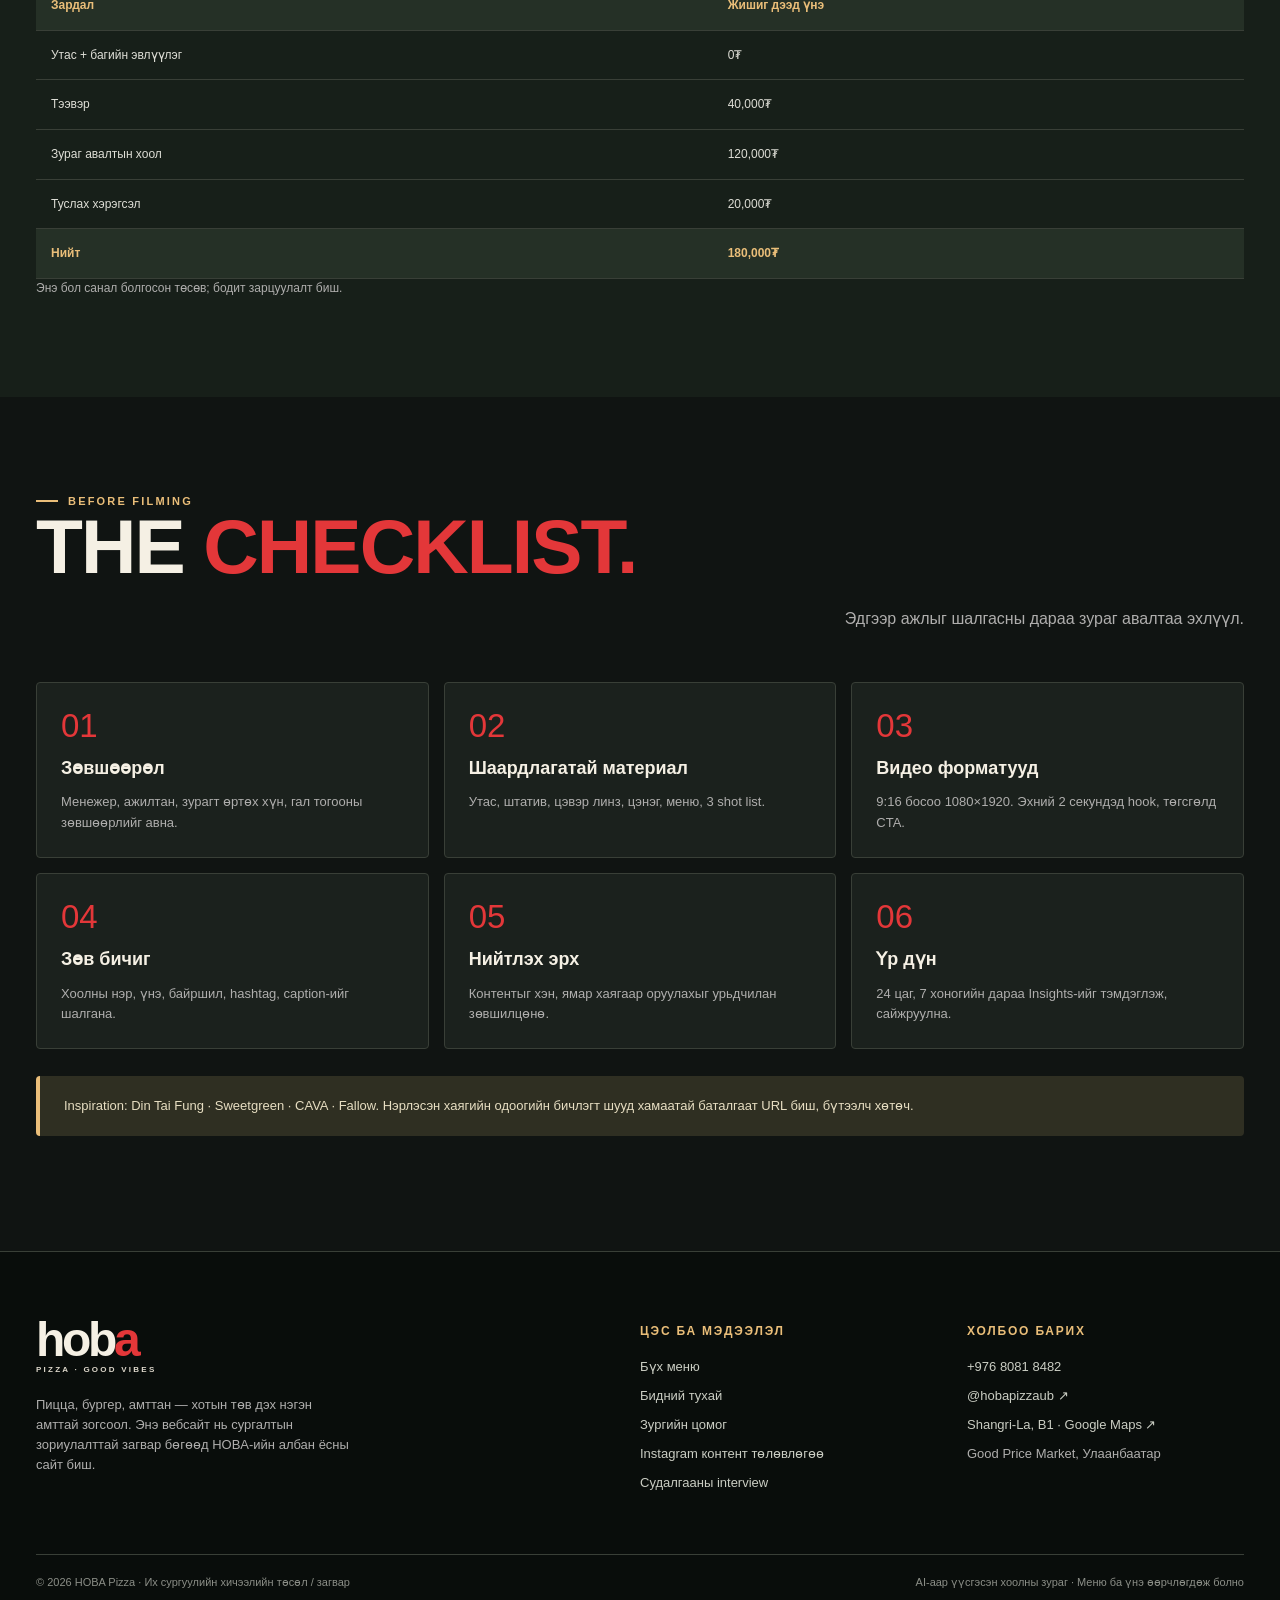
<file: HOBA_Pizza_Website/HOBA_Pizza_Website/content-plan.html>
<!DOCTYPE html><html lang="mn"><head><meta charset="utf-8"><meta name="viewport" content="width=device-width,initial-scale=1"><meta name="theme-color" content="#101412"><meta name="description" content="HOBA Pizza 30 хоногийн Reels маркетинг, 12 зохиол, KPI, төсөв"><title>Instagram маркетингийн төлөвлөгөө — Problem Set 2 | HOBA Pizza</title><link rel="stylesheet" href="assets/style.css"><link rel="icon" href="assets/favicon.svg" type="image/svg+xml"></head><body><a class="accessibility-skip" href="#main">Үндсэн агуулга руу очих</a><header class="site-header"><div class="container header-inner"><a class="logo" href="index.html" aria-label="HOBA Pizza нүүр"><span>hob<span class="a">a</span></span><small>PIZZA · GOOD VIBES</small></a><nav class="nav-links" id="primary-nav" aria-label="Үндсэн цэс"><a href="index.html" class="">Нүүр</a><a href="menu.html" class="">Меню</a><a href="about.html" class="">Бидний тухай</a><a href="gallery.html" class="">Зураг</a><a href="visit.html" class="">Байршил</a><a href="content-plan.html" class="active">Маркетинг</a><a href="interview.html" class="">Interview</a></nav><div class="header-actions"><a class="btn btn-red" href="https://www.instagram.com/hobapizzaub/" target="_blank" rel="noopener">INSTAGRAM ↗</a><button class="hamburger" aria-controls="primary-nav" aria-expanded="false" aria-label="Цэс нээх" data-menu-toggle>☰</button></div></div></header><main id="main"><section class="subhero"><div class="container"><div class="eyebrow">PROBLEM SET 02 / INSTAGRAM STRATEGY</div><h1 class="display">THE CONTENT<br><span class="accent">PLAYBOOK.</span></h1><p class="description">HOBA Pizza-ийн Instagram-д зориулсан 30 хоногийн, хэрэгжүүлэхэд бэлэн контент стратеги. 12 Reels-ийн зохиол, зураг авалтын хуваарь, Inspiration links, KPI, төсөв, багийн үүрэг.</p></div></section><section class="section"><div class="container"><div class="eyebrow">THE OBJECTIVES</div><h2 class="section-title">POST LESS.<br><span class="accent">MEAN MORE.</span></h2><div class="stat-grid"><div class="stat"><strong>12</strong><span>Бэлэн Reels · Долоо хоногт 3</span></div><div class="stat"><strong>4–8</strong><span>Story · санал асуулга, teaser</span></div><div class="stat"><strong>4</strong><span>Долоо хоногийн KPI тайлан</span></div></div><div class="info-banner">Зорилт: HOBA хаана байдгийг ойлгуулах, менюгийн сонголтыг сонирхолтой болгох, Instagram-аас нэмэлт хандалт авах. Борлуулалт өснө гэж батлахгүй. Рестораны зөвшөөрөлгүйгээр албан ёсны хаягт нийтлэхгүй.</div></div></section><section class="section" style="background:#171f19"><div class="container"><div class="eyebrow">12 CREATIVE REELS</div><h2 class="section-title">SHOT BY <span class="accent">SHOT.</span></h2><p class="muted">Бичлэг бүрт секундын хуваарилалт, бэлтгэх зүйлс, inspiration хаяг, KPI бий. Жишээ хаягуудын бүх Reels-д яг энэ формат байгаа гэж батлахгүй — кадр болон хэв маягийн санаа авахад зориулсан.</p><div class="report-grid"><article class="report-card reveal"><div class="number">01</div><span class="pill">15–18 сек</span><h3>HOBA-г 15 секундэд</h3><p><b style="color:var(--cream)">HOOK:</b> “Shangri-La-д хооллох газар хайж байна уу?”</p><div class="how"><strong style="color:var(--gold)">🎬 Зураг авалтын дараалал</strong><br>0–2с: хамгийн дур булаам пицца → 2–5с: Shangri-La таних хэсэг → 5–8с: орчны кадр → 8–14с: пицца + бургер → 14–18с: HOBA + байршлын текст</div><p style="margin:16px 0 0"><b style="color:var(--cream)">Бэлтгэх:</b> Байршлын бичлэг, 2 хоол, утас, штатив<br><b style="color:var(--cream)">Үзүүлэлт:</b> Reach / shares</p><a target="_blank" rel="noopener" href="https://www.instagram.com/dintaifungae/">↗ Inspiration: @dintaifungae</a></article><article class="report-card reveal"><div class="number">02</div><span class="pill">12–15 сек</span><h3>One Pizza, Five Angles</h3><p><b style="color:var(--cream)">HOOK:</b> “Энэ зүсмийг хараач 🍕”</p><div class="how"><strong style="color:var(--gold)">🎬 Зураг авалтын дараалал</strong><br>0–2с: хоолны гоё кадр → 2–4с: top view → 4–7с: 45° хажуу кадр → 7–10с: бяслагны close-up → 10–15с: таваг бүтнээрээ</div><p style="margin:16px 0 0"><b style="color:var(--cream)">Бэлтгэх:</b> Пицца, цонхны гэрэл, цэвэр ширээ<br><b style="color:var(--cream)">Үзүүлэлт:</b> Watch time</p><a target="_blank" rel="noopener" href="https://www.instagram.com/cava/">↗ Inspiration: @cava</a></article><article class="report-card reveal"><div class="number">03</div><span class="pill">20 сек</span><h3>POV: Найзтайгаа HOBA-д</h3><p><b style="color:var(--cream)">HOOK:</b> “POV: хичээлийн дараа юу идэх вэ?”</p><div class="how"><strong style="color:var(--gold)">🎬 Зураг авалтын дараалал</strong><br>0–3с: төв рүү алхана → 3–7с: меню харна → 7–12с: сууж ярилцана → 12–16с: пицца ирнэ → 16–20с: хоолны top shot</div><p style="margin:16px 0 0"><b style="color:var(--cream)">Бэлтгэх:</b> Хоёр сайн дурын оролцогч, зөвшөөрөл, орчны кадр<br><b style="color:var(--cream)">Үзүүлэлт:</b> Tags / shares</p><a target="_blank" rel="noopener" href="https://www.instagram.com/sweetgreen/">↗ Inspiration: @sweetgreen</a></article><article class="report-card reveal"><div class="number">04</div><span class="pill">22 сек</span><h3>NYC style — жижиг хөтөч</h3><p><b style="color:var(--cream)">HOOK:</b> “NYC пицца гэж юу вэ?”</p><div class="how"><strong style="color:var(--gold)">🎬 Зураг авалтын дараалал</strong><br>0–3с: NYC STYLE гэсэн hook → 3–8с: нимгэн суурийн detail → 8–14с: зүсмийг ойртуулна → 14–19с: 30/50 см-ийн меню → 19–22с: “Туршиж үзэх үү?”</div><p style="margin:16px 0 0"><b style="color:var(--cream)">Бэлтгэх:</b> HOBA-гийн меню, пиццаны зүсэм, гарын кадр<br><b style="color:var(--cream)">Үзүүлэлт:</b> Saves</p><a target="_blank" rel="noopener" href="https://www.instagram.com/dintaifungae/">↗ Inspiration: @dintaifungae</a></article><article class="report-card reveal"><div class="number">05</div><span class="pill">12 сек</span><h3>Pepperoni ASMR</h3><p><b style="color:var(--cream)">HOOK:</b> “Дуугаа асаа 🔊”</p><div class="how"><strong style="color:var(--gold)">🎬 Зураг авалтын дараалал</strong><br>0–3с: пицца зүсэх → 3–6с: зуурмагийн texture → 6–9с: зүсэм авах → 9–12с: таваг дээр тавих</div><p style="margin:16px 0 0"><b style="color:var(--cream)">Бэлтгэх:</b> Дуу чимээ багатай орчин, Pepperoni, утас<br><b style="color:var(--cream)">Үзүүлэлт:</b> Replays</p><a target="_blank" rel="noopener" href="https://www.instagram.com/brookibakehouse/">↗ Inspiration: @brookibakehouse</a></article><article class="report-card reveal"><div class="number">06</div><span class="pill">25 сек</span><h3>Behind the Slice</h3><p><b style="color:var(--cream)">HOOK:</b> “Таны пицца хэрхэн бэлэн болдог вэ?”</p><div class="how"><strong style="color:var(--gold)">🎬 Зураг авалтын дараалал</strong><br>0–3с: дууссан пицца → 3–8с: зуурмаг → 8–14с: соус, бяслаг → 14–19с: шарах үеийн аюулгүй кадр → 19–25с: хүргэх</div><p style="margin:16px 0 0"><b style="color:var(--cream)">Бэлтгэх:</b> Гал тогооны тусгай зөвшөөрөл, ажилтны зөвшөөрөл<br><b style="color:var(--cream)">Үзүүлэлт:</b> Engagement</p><a target="_blank" rel="noopener" href="https://www.instagram.com/fallowrestaurant/">↗ Inspiration: @fallowrestaurant</a></article><article class="report-card reveal"><div class="number">07</div><span class="pill">18 сек</span><h3>Pizza vs Burger</h3><p><b style="color:var(--cream)">HOOK:</b> “Биднээс аль нь ялах вэ?”</p><div class="how"><strong style="color:var(--gold)">🎬 Зураг авалтын дараалал</strong><br>0–4с: split screen pizza/burger → 4–9с: пиццаны close-up → 9–14с: бургерийн close-up → 14–18с: “PIZZA эсвэл BURGER?”</div><p style="margin:16px 0 0"><b style="color:var(--cream)">Бэлтгэх:</b> Пицца, бургер, ижил гэрэл, tripod<br><b style="color:var(--cream)">Үзүүлэлт:</b> Comments</p><a target="_blank" rel="noopener" href="https://www.instagram.com/sweetgreen/">↗ Inspiration: @sweetgreen</a></article><article class="report-card reveal"><div class="number">08</div><span class="pill">25 сек</span><h3>Менюгээс юу сонгох вэ?</h3><p><b style="color:var(--cream)">HOOK:</b> “HOBA-д анх удаа ирж байна уу?”</p><div class="how"><strong style="color:var(--gold)">🎬 Зураг авалтын дараалал</strong><br>0–3с: асуулт → 3–9с: NYC Plain Pie → 9–15с: Pepperoni → 15–21с: Back to Basics → 21–25с: сонголтын санал</div><p style="margin:16px 0 0"><b style="color:var(--cream)">Бэлтгэх:</b> Бодит меню, 3 хоолны нэр, үнээ баталгаажуулах<br><b style="color:var(--cream)">Үзүүлэлт:</b> Saves</p><a target="_blank" rel="noopener" href="https://www.instagram.com/cava/">↗ Inspiration: @cava</a></article><article class="report-card reveal"><div class="number">09</div><span class="pill">14 сек</span><h3>Before / After table</h3><p><b style="color:var(--cream)">HOOK:</b> “Хоосон ширээ → HOBA moment”</p><div class="how"><strong style="color:var(--gold)">🎬 Зураг авалтын дараалал</strong><br>0–4с: хоосон ширээ → 4–6с: камераа гараар хаана → 6–11с: тавагтай ширээ → 11–14с: top shot, логотой төгсгөл</div><p style="margin:16px 0 0"><b style="color:var(--cream)">Бэлтгэх:</b> Нэг байрлал, нэг штатив, 2–3 хоол<br><b style="color:var(--cream)">Үзүүлэлт:</b> Shares</p><a target="_blank" rel="noopener" href="https://www.instagram.com/sweetgreen/">↗ Inspiration: @sweetgreen</a></article><article class="report-card reveal"><div class="number">10</div><span class="pill">22 сек</span><h3>Яаж очих вэ?</h3><p><b style="color:var(--cream)">HOOK:</b> “Shangri-La-д HOBA хаана байдаг вэ?”</p><div class="how"><strong style="color:var(--gold)">🎬 Зураг авалтын дараалал</strong><br>0–4с: төвийн гадна таних тэмдэг → 4–10с: B1 рүү очих → 10–16с: Good Price Market → 16–22с: HOBA-ийн орох хэсэг</div><p style="margin:16px 0 0"><b style="color:var(--cream)">Бэлтгэх:</b> Байршлын бодит маршрут, зөвшөөрөл, хоолгүйгээр авч болно<br><b style="color:var(--cream)">Үзүүлэлт:</b> Saves / map clicks</p><a target="_blank" rel="noopener" href="https://www.instagram.com/hobapizzaub/">↗ Inspiration: @hobapizzaub</a></article><article class="report-card reveal"><div class="number">11</div><span class="pill">20–25 сек</span><h3>Тогоочоос асуух 1 асуулт</h3><p><b style="color:var(--cream)">HOOK:</b> “Та аль пиццаг санал болгох вэ?”</p><div class="how"><strong style="color:var(--gold)">🎬 Зураг авалтын дараалал</strong><br>0–3с: асуулт → 3–12с: тогооч/ажилтны зөвшөөрсөн хариулт → 12–20с: санал болгосон пицца → 20–25с: CTA</div><p style="margin:16px 0 0"><b style="color:var(--cream)">Бэлтгэх:</b> Ажилтны зөвшөөрөл, бичлэг авах нам тайван орчин<br><b style="color:var(--cream)">Үзүүлэлт:</b> Trust</p><a target="_blank" rel="noopener" href="https://www.instagram.com/fallowrestaurant/">↗ Inspiration: @fallowrestaurant</a></article><article class="report-card reveal"><div class="number">12</div><span class="pill">20 сек</span><h3>Best of HOBA — 30 days</h3><p><b style="color:var(--cream)">HOOK:</b> “30 хоногийн хамгийн амттай 20 секунд”</p><div class="how"><strong style="color:var(--gold)">🎬 Зураг авалтын дараалал</strong><br>0–3с: 1-р долоо хоног → 3–8с: пицца кадр → 8–13с: бургер → 13–17с: lifestyle → 17–20с: байршил + CTA</div><p style="margin:16px 0 0"><b style="color:var(--cream)">Бэлтгэх:</b> Өмнөх 11 Reel-ийн зөвшөөрөгдсөн шилдэг кадрууд<br><b style="color:var(--cream)">Үзүүлэлт:</b> Reach / profile visits</p><a target="_blank" rel="noopener" href="https://www.instagram.com/dintaifungae/">↗ Inspiration: @dintaifungae</a></article></div></div></section><section class="section"><div class="container"><div class="eyebrow">30 DAY PLAN</div><h2 class="section-title">THE <span class="accent">CALENDAR.</span></h2><div class="weekcards"><article class="weekcard"><h3>WEEK 01 / Awareness</h3><div class="weekrow"><b>Даваа</b><span>Меню, газар дээрх зөвшөөрөл, baseline</span></div><div class="weekrow"><b>Мягмар</b><span>Reel 01–03 зураг авалт</span></div><div class="weekrow"><b>Лхагва</b><span>Reel 01 нийтлэх / demo</span></div><div class="weekrow"><b>Пүрэв</b><span>Story: юуг сонирхож байна?</span></div><div class="weekrow"><b>Баасан</b><span>Reel 02 нийтлэх / demo</span></div><div class="weekrow"><b>Бямба</b><span>Reel 03 нийтлэх / demo</span></div><div class="weekrow"><b>Ням</b><span>KPI тайлан</span></div></article><article class="weekcard"><h3>WEEK 02 / Product</h3><div class="weekrow"><b>Даваа</b><span>Тухайн хоол/үнэ баталгаажуулах</span></div><div class="weekrow"><b>Мягмар</b><span>Reel 04–06 зураг авалт</span></div><div class="weekrow"><b>Лхагва</b><span>Reel 04</span></div><div class="weekrow"><b>Пүрэв</b><span>Story: menu poll</span></div><div class="weekrow"><b>Баасан</b><span>Reel 05</span></div><div class="weekrow"><b>Бямба</b><span>Reel 06</span></div><div class="weekrow"><b>Ням</b><span>KPI тайлан</span></div></article><article class="weekcard"><h3>WEEK 03 / Engagement</h3><div class="weekrow"><b>Даваа</b><span>Бургер болон пицца бэлтгэх</span></div><div class="weekrow"><b>Мягмар</b><span>Reel 07–09 зураг авалт</span></div><div class="weekrow"><b>Лхагва</b><span>Reel 07</span></div><div class="weekrow"><b>Пүрэв</b><span>Story: Pizza/Burger poll</span></div><div class="weekrow"><b>Баасан</b><span>Reel 08</span></div><div class="weekrow"><b>Бямба</b><span>Reel 09</span></div><div class="weekrow"><b>Ням</b><span>KPI тайлан</span></div></article><article class="weekcard"><h3>WEEK 04 / Conversion</h3><div class="weekrow"><b>Даваа</b><span>Маршрут/ажилтны зөвшөөрөл</span></div><div class="weekrow"><b>Мягмар</b><span>Reel 10–12 зураг авалт</span></div><div class="weekrow"><b>Лхагва</b><span>Reel 10</span></div><div class="weekrow"><b>Пүрэв</b><span>Story: Q&amp;A</span></div><div class="weekrow"><b>Баасан</b><span>Reel 11</span></div><div class="weekrow"><b>Бямба</b><span>Reel 12</span></div><div class="weekrow"><b>Ням</b><span>KPI тайлан</span></div></article></div><div class="info-banner">29 дэх өдөр: 12 Reels-ийн үр дүнг нэгтгэх. 30 дахь өдөр: шилдэг 3 контентыг сонгож, багшид 1 нүүр дүгнэлт, дараагийн сарын санал танилцуулах. Нийтлэх өдрүүдийг HOBA-ийн зөвшөөрөлтэй нийцүүлнэ.</div></div></section><section class="section" style="background:#171f19"><div class="container"><div class="eyebrow">OPERATIONS / METRICS</div><h2 class="section-title">WHO DOES <span class="accent">WHAT?</span></h2><div class="table-wrap"><table class="table"><thead><tr><th>Хэн</th><th>Ажил</th><th>Долоо хоног бүр</th></tr></thead><tbody><tr><td>Амин-Эрдэнэ</td><td>Зураг авалт, эвлүүлэг</td><td>3 Reels-ийн файл</td></tr><tr><td>Ерөөлт</td><td>Стратеги, shot list, тайлан</td><td>3 зохиол, 1 KPI тайлан</td></tr><tr><td>Гарид</td><td>Менюгийн мэдээлэл, үнэ баталгаажуулах</td><td>Хоолны жагсаалт, caption баталгаа</td></tr><tr><td>Чандманьбаатар</td><td>Story, нийтлэх хуваарь, QA</td><td>1–2 Stories, постын хяналт</td></tr></tbody></table></div><h3 style="margin-top:40px">Хэмжих 5 KPI</h3><div class="stat-grid"><div class="stat"><strong>01</strong><span>Views / Reach</span></div><div class="stat"><strong>02</strong><span>Saves</span></div><div class="stat"><strong>03</strong><span>Shares</span></div><div class="stat"><strong>04</strong><span>Profile visits</span></div><div class="stat"><strong>05</strong><span>Comments & DM inquiries</span></div></div><h3 style="margin-top:44px">Жишиг төсөв</h3><div class="table-wrap"><table class="table"><thead><tr><th>Зардал</th><th>Жишиг дээд үнэ</th></tr></thead><tbody><tr><td>Утас + багийн эвлүүлэг</td><td>0₮</td></tr><tr><td>Тээвэр</td><td>40,000₮</td></tr><tr><td>Зураг авалтын хоол</td><td>120,000₮</td></tr><tr><td>Туслах хэрэгсэл</td><td>20,000₮</td></tr><tr><th>Нийт</th><th>180,000₮</th></tr></tbody></table></div><p class="mini muted">Энэ бол санал болгосон төсөв; бодит зарцуулалт биш.</p></div></section><section class="section"><div class="container"><div class="section-top"><div><div class="eyebrow">BEFORE FILMING</div><h2 class="section-title">THE <span class="accent">CHECKLIST.</span></h2></div><p class="muted">Эдгээр ажлыг шалгасны дараа зураг авалтаа эхлүүл.</p></div><div class="steps"><div class="step"><h3>Зөвшөөрөл</h3><p>Менежер, ажилтан, зурагт өртөх хүн, гал тогооны зөвшөөрлийг авна.</p></div><div class="step"><h3>Шаардлагатай материал</h3><p>Утас, штатив, цэвэр линз, цэнэг, меню, 3 shot list.</p></div><div class="step"><h3>Видео форматууд</h3><p>9:16 босоо 1080×1920. Эхний 2 секундэд hook, төгсгөлд CTA.</p></div><div class="step"><h3>Зөв бичиг</h3><p>Хоолны нэр, үнэ, байршил, hashtag, caption-ийг шалгана.</p></div><div class="step"><h3>Нийтлэх эрх</h3><p>Контентыг хэн, ямар хаягаар оруулахыг урьдчилан зөвшилцөнө.</p></div><div class="step"><h3>Үр дүн</h3><p>24 цаг, 7 хоногийн дараа Insights-ийг тэмдэглэж, сайжруулна.</p></div></div><div class="info-banner">Inspiration: <a href="https://www.instagram.com/dintaifungae/" target="_blank" rel="noopener">Din Tai Fung</a> · <a href="https://www.instagram.com/sweetgreen/" target="_blank" rel="noopener">Sweetgreen</a> · <a href="https://www.instagram.com/cava/" target="_blank" rel="noopener">CAVA</a> · <a href="https://www.instagram.com/fallowrestaurant/" target="_blank" rel="noopener">Fallow</a>. Нэрлэсэн хаягийн одоогийн бичлэгт шууд хамаатай баталгаат URL биш, бүтээлч хөтөч.</div></div></section></main><footer class="site-footer"><div class="container"><div class="footer-top"><div><a class="logo" href="index.html"><span>hob<span class="a">a</span></span><small>PIZZA · GOOD VIBES</small></a><p style="max-width:320px;margin-top:22px">Пицца, бургер, амттан — хотын төв дэх нэгэн амттай зогсоол. Энэ вебсайт нь сургалтын зориулалттай загвар бөгөөд HOBA-ийн албан ёсны сайт биш.</p></div><div><h4>Цэс ба мэдээлэл</h4><a href="menu.html">Бүх меню</a><a href="about.html">Бидний тухай</a><a href="gallery.html">Зургийн цомог</a><a href="content-plan.html">Instagram контент төлөвлөгөө</a><a href="interview.html">Судалгааны interview</a></div><div><h4>Холбоо барих</h4><a href="tel:+97680818482">+976 8081 8482</a><a href="https://www.instagram.com/hobapizzaub/" target="_blank" rel="noopener">@hobapizzaub ↗</a><a href="https://www.google.com/maps/search/?api=1&query=Hoba+Pizza+Shangri-La+Center+Ulaanbaatar" target="_blank" rel="noopener">Shangri-La, B1 · Google Maps ↗</a><p>Good Price Market, Улаанбаатар</p></div></div><div class="footer-bottom"><span>© 2026 HOBA Pizza · Их сургуулийн хичээлийн төсөл / загвар</span><span>AI-аар үүсгэсэн хоолны зураг · Меню ба үнэ өөрчлөгдөж болно</span></div></div></footer><div id="toast" class="toast" role="status" aria-live="polite"></div><button class="wishlist-toggle" id="wishlistToggle" aria-expanded="false" aria-controls="wishlist">♡ Миний сонголт <span id="favCount">0</span></button><aside class="wishlist" id="wishlist" aria-label="Миний сонголтын жагсаалт"><h3>Миний сонголт ♡</h3><p class="mini muted">Энэ нь зөвхөн танилцах demo жагсаалт. Жинхэнэ захиалга автоматаар илгээгдэхгүй.</p><p id="favEmpty" class="muted mini">Одоогоор хоол сонгоогүй байна.</p><div id="favRows"></div><button class="btn btn-white" id="copyChoices">Жагсаалтыг хуулах ↗</button><a class="btn btn-red" href="tel:+97680818482">Утсаар лавлах ↗</a><button class="btn btn-dark" data-close-favs>Хаах</button></aside><script src="assets/app.js" defer></script></body></html>
</file>
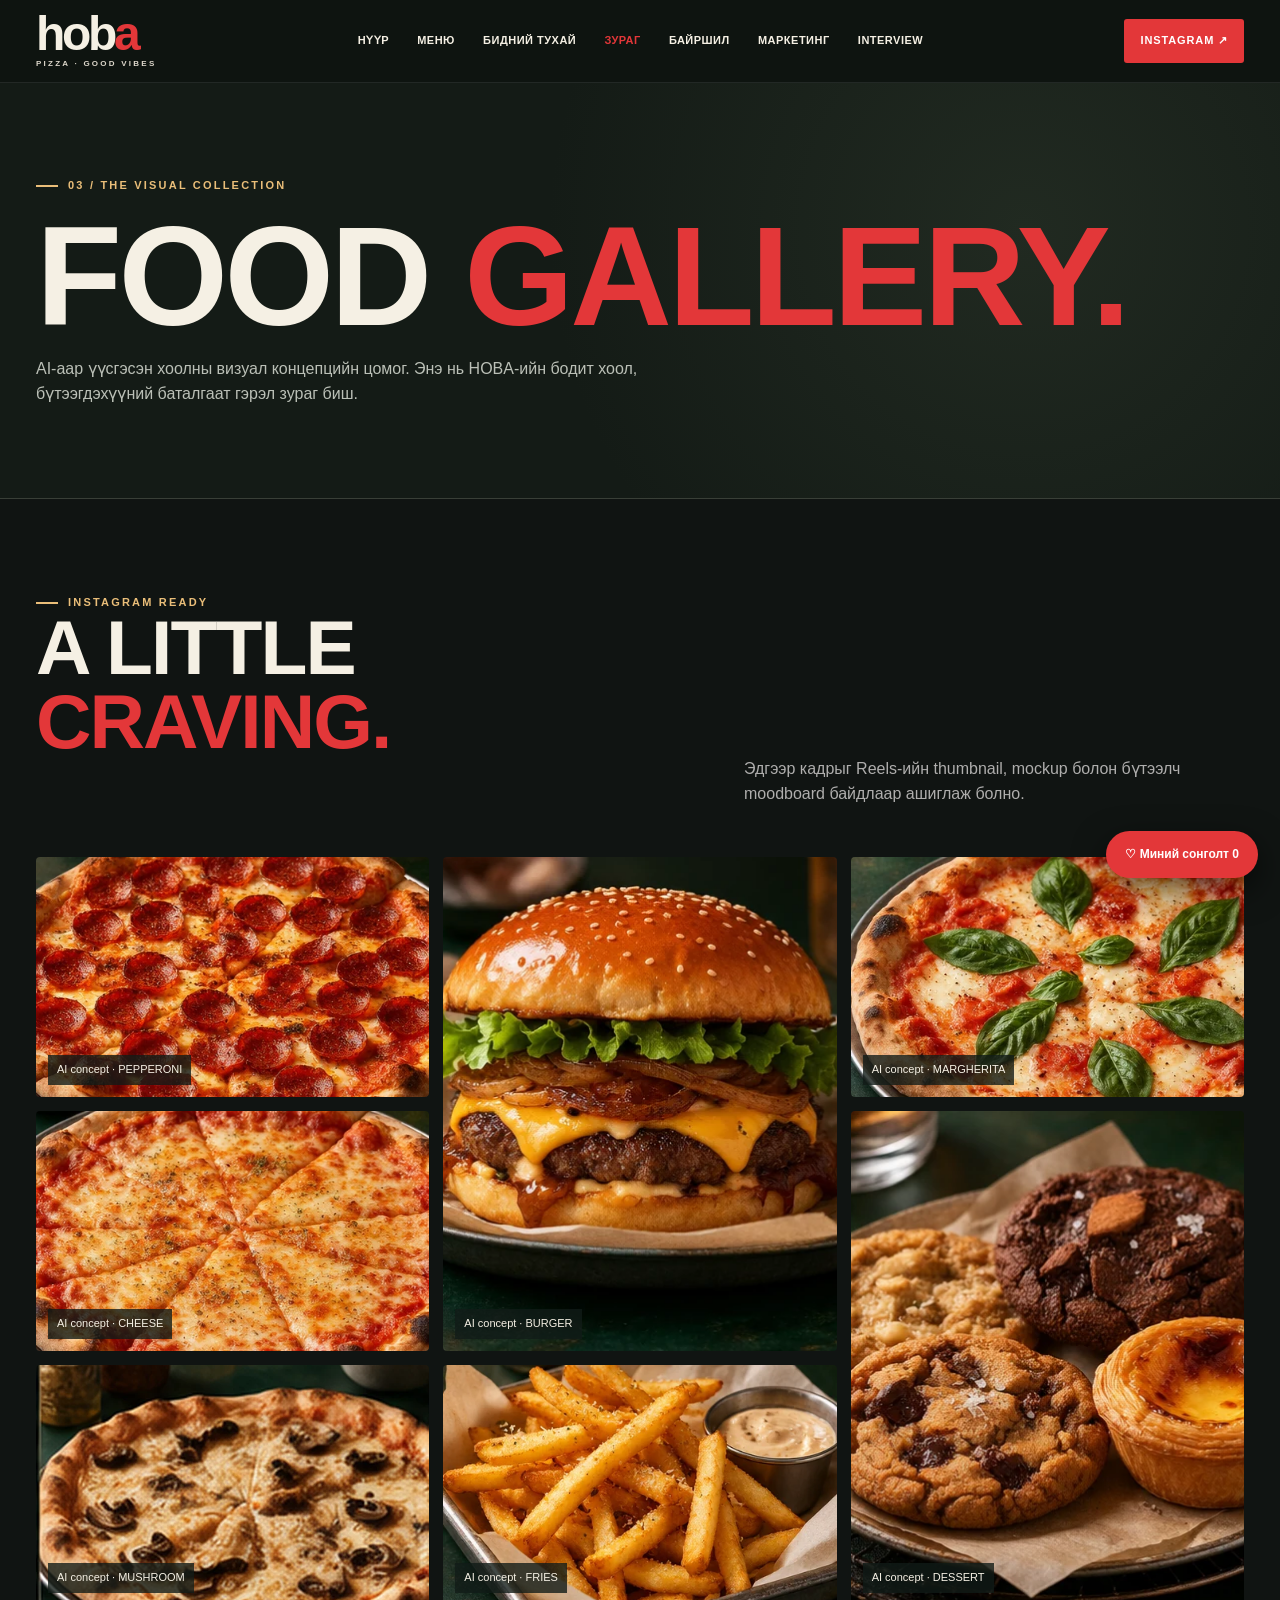
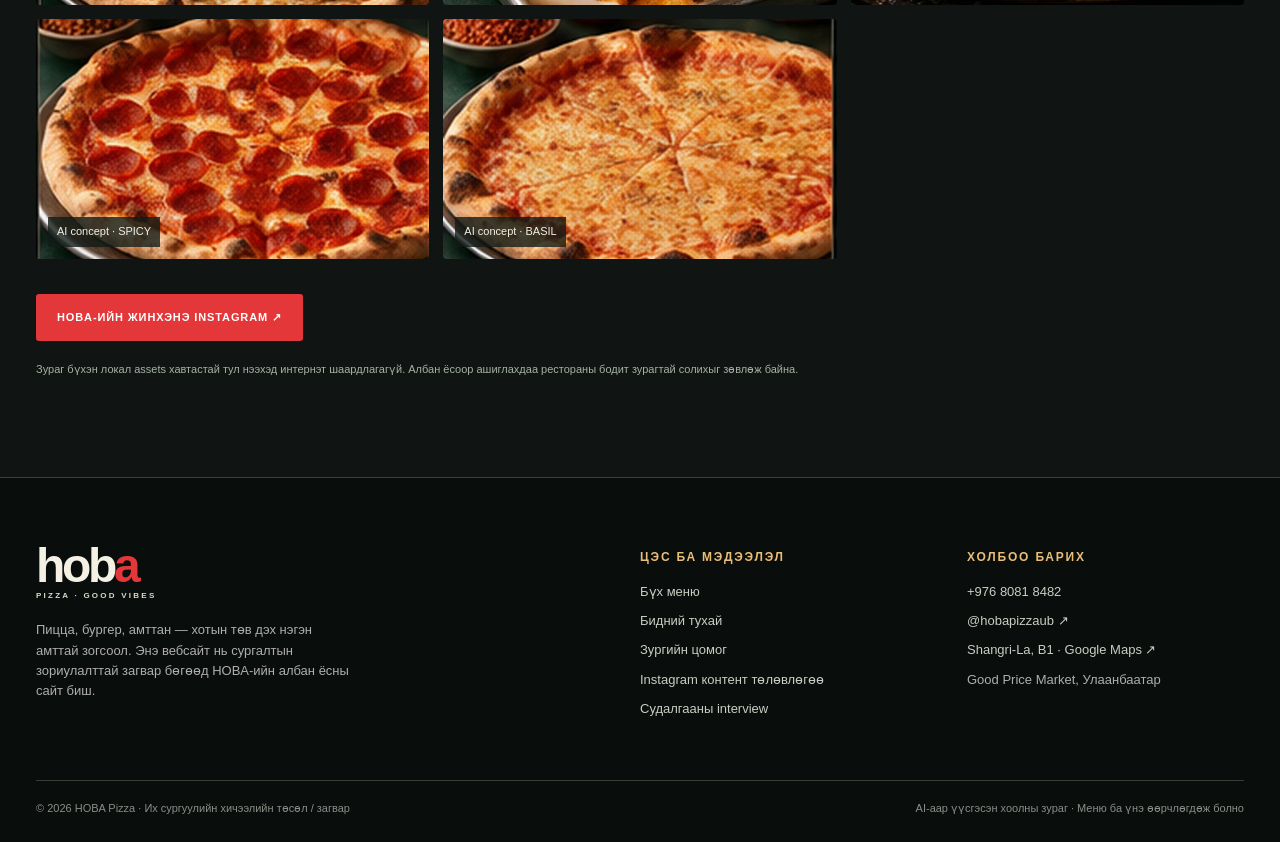
<file: HOBA_Pizza_Website/HOBA_Pizza_Website/gallery.html>
<!DOCTYPE html><html lang="mn"><head><meta charset="utf-8"><meta name="viewport" content="width=device-width,initial-scale=1"><meta name="theme-color" content="#101412"><meta name="description" content="HOBA Pizza AI концепц хоолны зургийн цомог"><title>Зургийн цомог | HOBA Pizza</title><link rel="stylesheet" href="assets/style.css"><link rel="icon" href="assets/favicon.svg" type="image/svg+xml"></head><body><a class="accessibility-skip" href="#main">Үндсэн агуулга руу очих</a><header class="site-header"><div class="container header-inner"><a class="logo" href="index.html" aria-label="HOBA Pizza нүүр"><span>hob<span class="a">a</span></span><small>PIZZA · GOOD VIBES</small></a><nav class="nav-links" id="primary-nav" aria-label="Үндсэн цэс"><a href="index.html" class="">Нүүр</a><a href="menu.html" class="">Меню</a><a href="about.html" class="">Бидний тухай</a><a href="gallery.html" class="active">Зураг</a><a href="visit.html" class="">Байршил</a><a href="content-plan.html" class="">Маркетинг</a><a href="interview.html" class="">Interview</a></nav><div class="header-actions"><a class="btn btn-red" href="https://www.instagram.com/hobapizzaub/" target="_blank" rel="noopener">INSTAGRAM ↗</a><button class="hamburger" aria-controls="primary-nav" aria-expanded="false" aria-label="Цэс нээх" data-menu-toggle>☰</button></div></div></header><main id="main"><section class="subhero"><div class="container"><div class="eyebrow">03 / THE VISUAL COLLECTION</div><h1 class="display">FOOD <span class="accent">GALLERY.</span></h1><p class="description">AI-аар үүсгэсэн хоолны визуал концепцийн цомог. Энэ нь HOBA-ийн бодит хоол, бүтээгдэхүүний баталгаат гэрэл зураг биш.</p></div></section><section class="section"><div class="container"><div class="section-top"><div><div class="eyebrow">INSTAGRAM READY</div><h2 class="section-title">A LITTLE<br><span class="accent">CRAVING.</span></h2></div><p class="muted">Эдгээр кадрыг Reels-ийн thumbnail, mockup болон бүтээлч moodboard байдлаар ашиглаж болно.</p></div><div class="gallery-grid"><figure><img loading="lazy" src="assets/pepperoni.webp" alt="pepperoni — AI-аар үүсгэсэн хоолны концепц"><figcaption>AI concept · PEPPERONI</figcaption></figure><figure><img loading="lazy" src="assets/burger.webp" alt="burger — AI-аар үүсгэсэн хоолны концепц"><figcaption>AI concept · BURGER</figcaption></figure><figure><img loading="lazy" src="assets/margherita.webp" alt="margherita — AI-аар үүсгэсэн хоолны концепц"><figcaption>AI concept · MARGHERITA</figcaption></figure><figure><img loading="lazy" src="assets/cheese.webp" alt="cheese — AI-аар үүсгэсэн хоолны концепц"><figcaption>AI concept · CHEESE</figcaption></figure><figure><img loading="lazy" src="assets/dessert.webp" alt="dessert — AI-аар үүсгэсэн хоолны концепц"><figcaption>AI concept · DESSERT</figcaption></figure><figure><img loading="lazy" src="assets/mushroom.webp" alt="mushroom — AI-аар үүсгэсэн хоолны концепц"><figcaption>AI concept · MUSHROOM</figcaption></figure><figure><img loading="lazy" src="assets/fries.webp" alt="fries — AI-аар үүсгэсэн хоолны концепц"><figcaption>AI concept · FRIES</figcaption></figure><figure><img loading="lazy" src="assets/spicy.webp" alt="spicy — AI-аар үүсгэсэн хоолны концепц"><figcaption>AI concept · SPICY</figcaption></figure><figure><img loading="lazy" src="assets/basil.webp" alt="basil — AI-аар үүсгэсэн хоолны концепц"><figcaption>AI concept · BASIL</figcaption></figure></div><div style="margin-top:35px"><a href="https://www.instagram.com/hobapizzaub/" target="_blank" rel="noopener" class="btn btn-red">HOBA-ийн жинхэнэ Instagram ↗</a></div><p class="image-credit" style="margin-top:20px">Зураг бүхэн локал assets хавтастай тул нээхэд интернэт шаардлагагүй. Албан ёсоор ашиглахдаа рестораны бодит зурагтай солихыг зөвлөж байна.</p></div></section></main><footer class="site-footer"><div class="container"><div class="footer-top"><div><a class="logo" href="index.html"><span>hob<span class="a">a</span></span><small>PIZZA · GOOD VIBES</small></a><p style="max-width:320px;margin-top:22px">Пицца, бургер, амттан — хотын төв дэх нэгэн амттай зогсоол. Энэ вебсайт нь сургалтын зориулалттай загвар бөгөөд HOBA-ийн албан ёсны сайт биш.</p></div><div><h4>Цэс ба мэдээлэл</h4><a href="menu.html">Бүх меню</a><a href="about.html">Бидний тухай</a><a href="gallery.html">Зургийн цомог</a><a href="content-plan.html">Instagram контент төлөвлөгөө</a><a href="interview.html">Судалгааны interview</a></div><div><h4>Холбоо барих</h4><a href="tel:+97680818482">+976 8081 8482</a><a href="https://www.instagram.com/hobapizzaub/" target="_blank" rel="noopener">@hobapizzaub ↗</a><a href="https://www.google.com/maps/search/?api=1&query=Hoba+Pizza+Shangri-La+Center+Ulaanbaatar" target="_blank" rel="noopener">Shangri-La, B1 · Google Maps ↗</a><p>Good Price Market, Улаанбаатар</p></div></div><div class="footer-bottom"><span>© 2026 HOBA Pizza · Их сургуулийн хичээлийн төсөл / загвар</span><span>AI-аар үүсгэсэн хоолны зураг · Меню ба үнэ өөрчлөгдөж болно</span></div></div></footer><div id="toast" class="toast" role="status" aria-live="polite"></div><button class="wishlist-toggle" id="wishlistToggle" aria-expanded="false" aria-controls="wishlist">♡ Миний сонголт <span id="favCount">0</span></button><aside class="wishlist" id="wishlist" aria-label="Миний сонголтын жагсаалт"><h3>Миний сонголт ♡</h3><p class="mini muted">Энэ нь зөвхөн танилцах demo жагсаалт. Жинхэнэ захиалга автоматаар илгээгдэхгүй.</p><p id="favEmpty" class="muted mini">Одоогоор хоол сонгоогүй байна.</p><div id="favRows"></div><button class="btn btn-white" id="copyChoices">Жагсаалтыг хуулах ↗</button><a class="btn btn-red" href="tel:+97680818482">Утсаар лавлах ↗</a><button class="btn btn-dark" data-close-favs>Хаах</button></aside><script src="assets/app.js" defer></script></body></html>
</file>
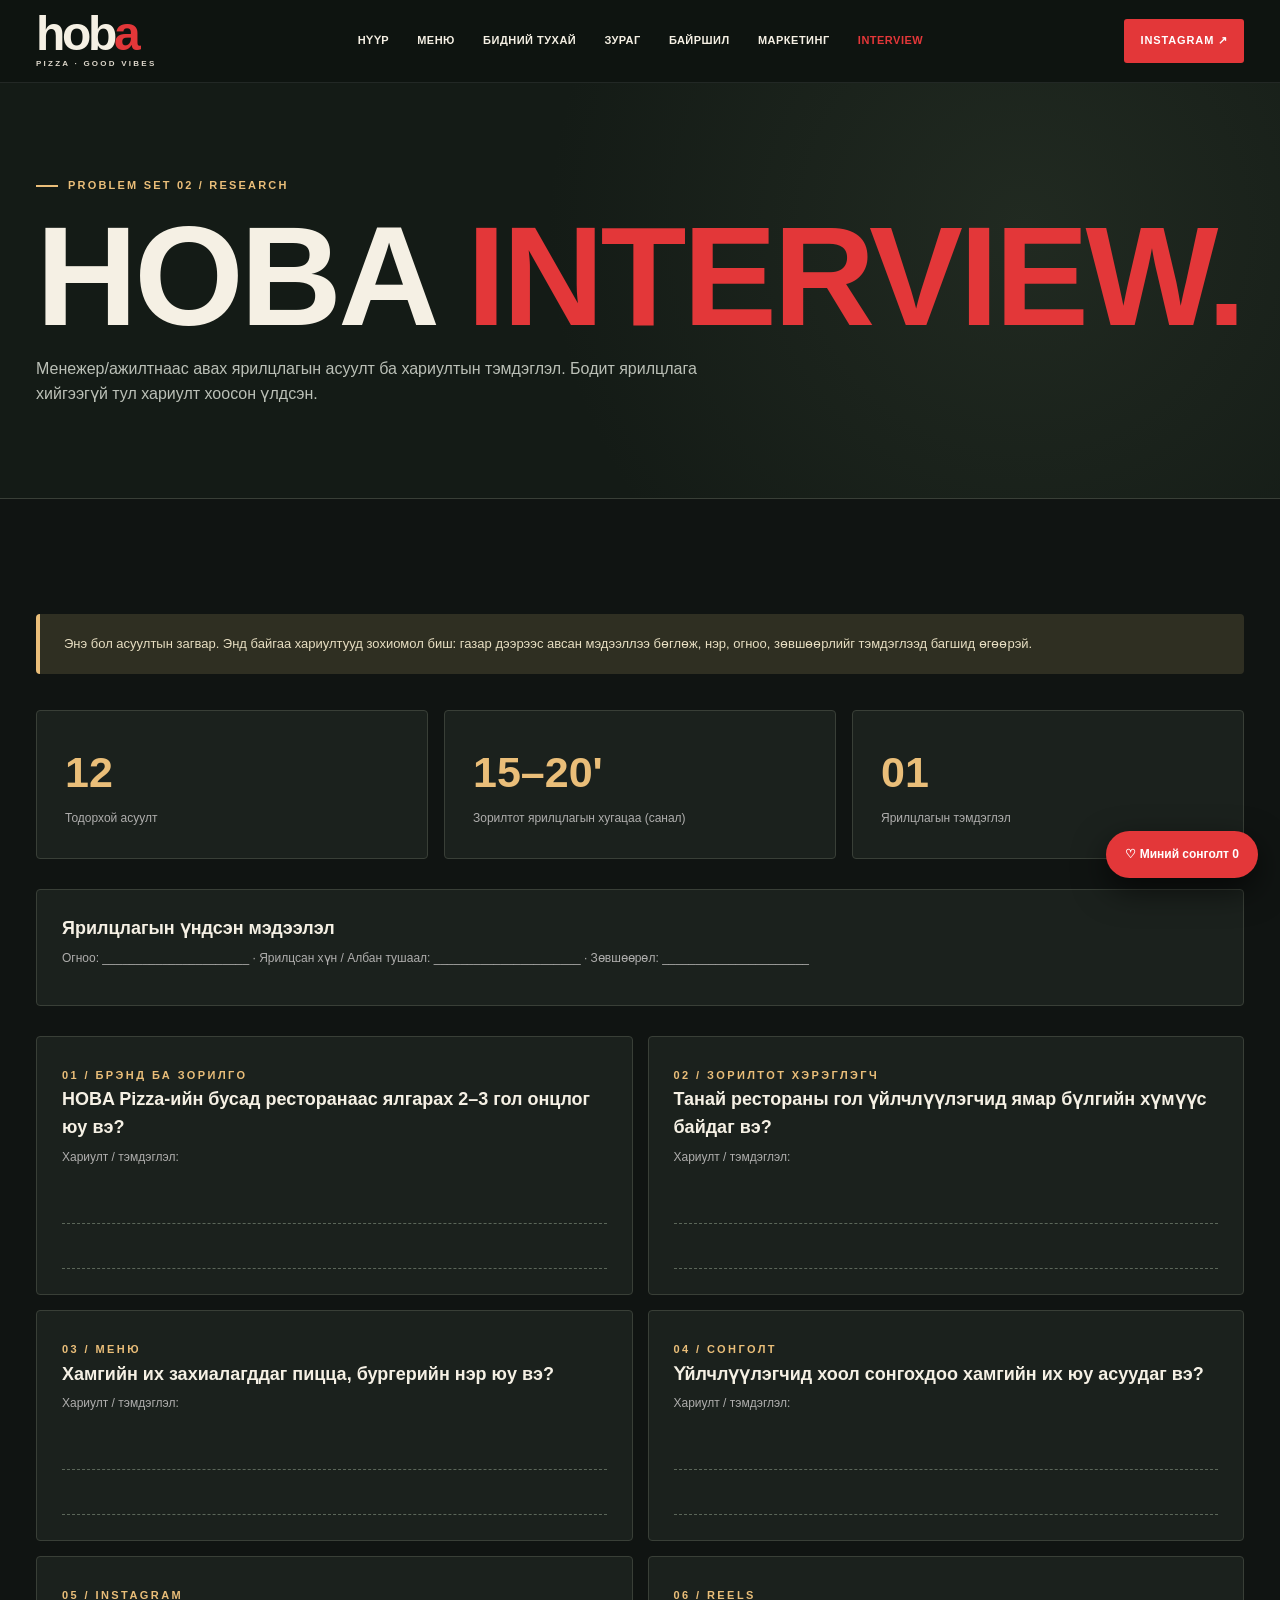
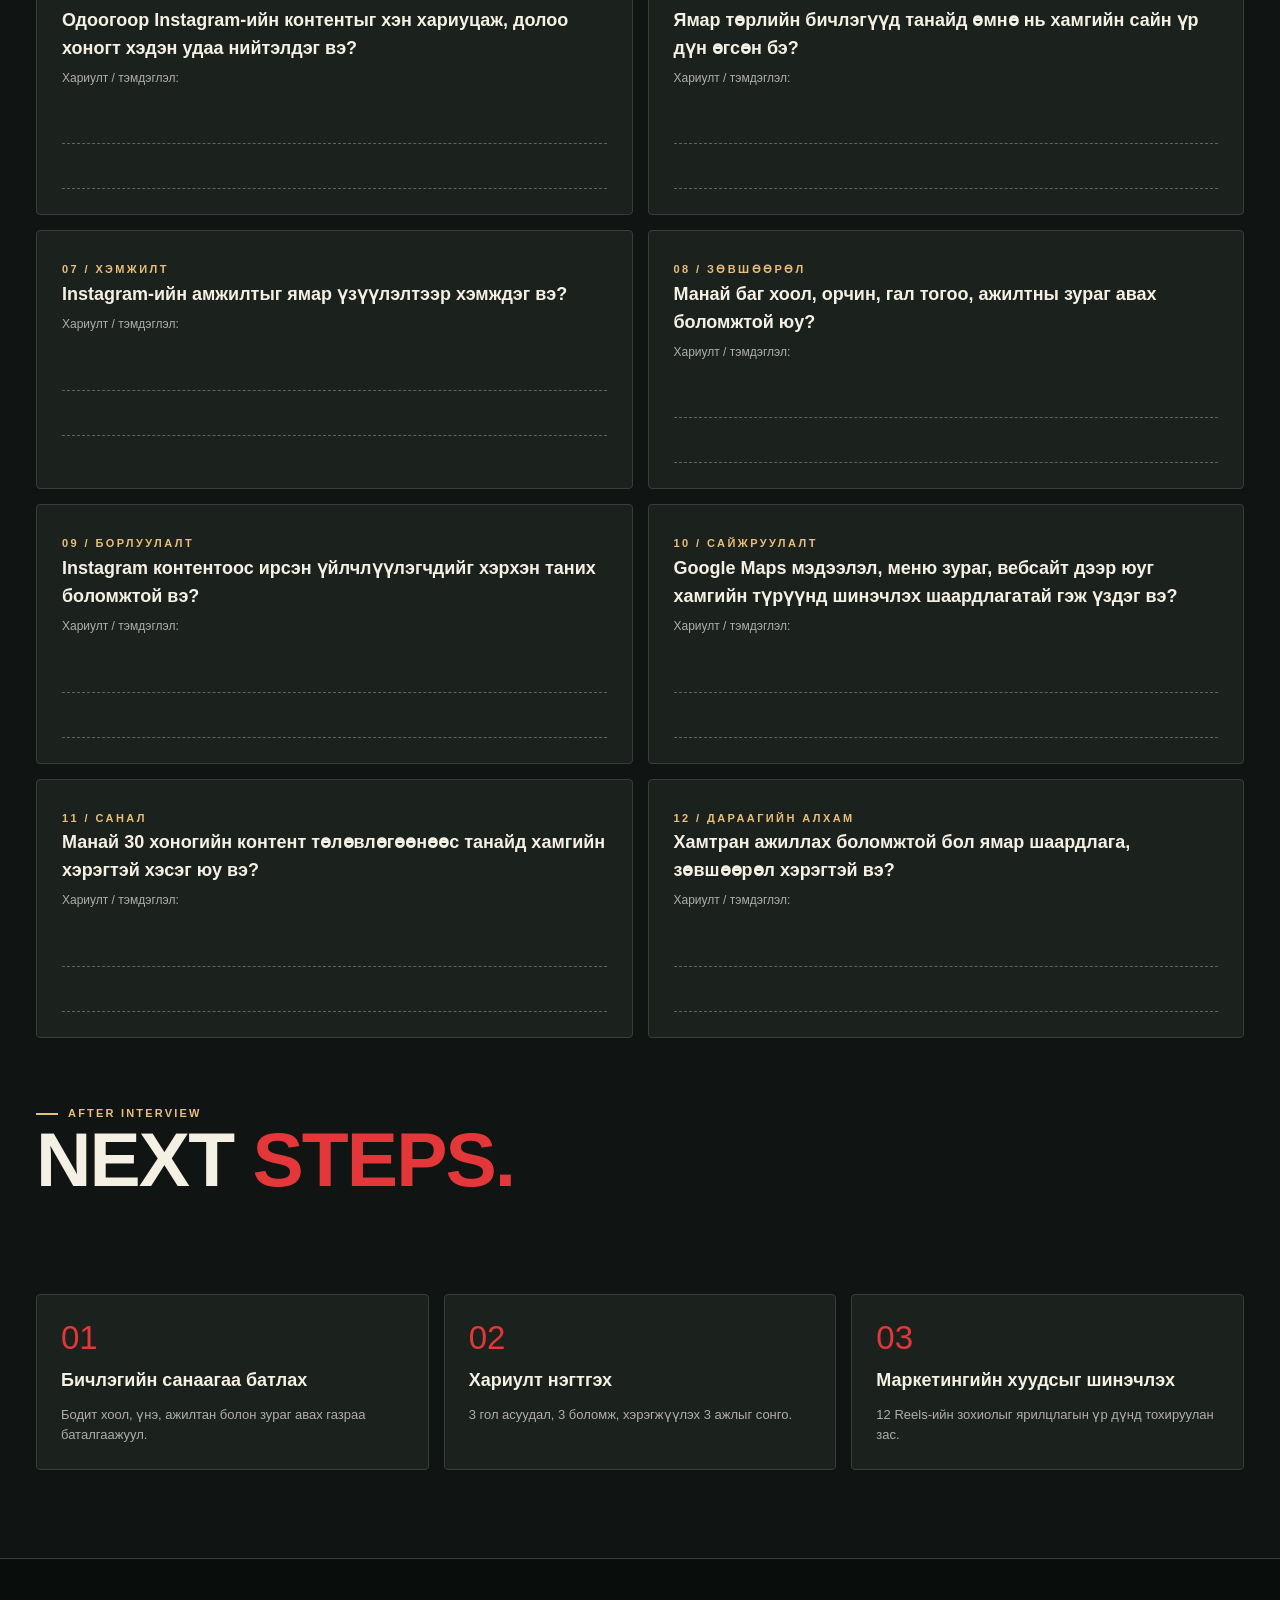
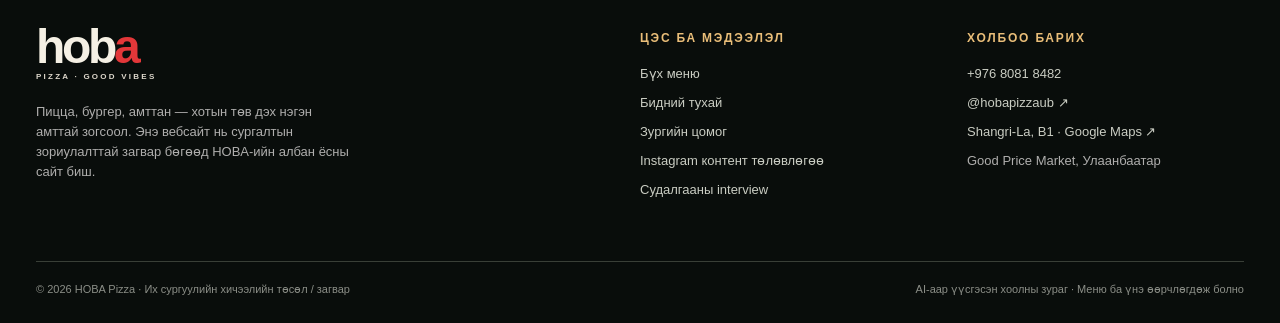
<file: HOBA_Pizza_Website/HOBA_Pizza_Website/interview.html>
<!DOCTYPE html><html lang="mn"><head><meta charset="utf-8"><meta name="viewport" content="width=device-width,initial-scale=1"><meta name="theme-color" content="#101412"><meta name="description" content="HOBA Pizza ярилцлагын асуулт тэмдэглэл"><title>Ярилцлагын асуулт — Problem Set 2 | HOBA Pizza</title><link rel="stylesheet" href="assets/style.css"><link rel="icon" href="assets/favicon.svg" type="image/svg+xml"></head><body><a class="accessibility-skip" href="#main">Үндсэн агуулга руу очих</a><header class="site-header"><div class="container header-inner"><a class="logo" href="index.html" aria-label="HOBA Pizza нүүр"><span>hob<span class="a">a</span></span><small>PIZZA · GOOD VIBES</small></a><nav class="nav-links" id="primary-nav" aria-label="Үндсэн цэс"><a href="index.html" class="">Нүүр</a><a href="menu.html" class="">Меню</a><a href="about.html" class="">Бидний тухай</a><a href="gallery.html" class="">Зураг</a><a href="visit.html" class="">Байршил</a><a href="content-plan.html" class="">Маркетинг</a><a href="interview.html" class="active">Interview</a></nav><div class="header-actions"><a class="btn btn-red" href="https://www.instagram.com/hobapizzaub/" target="_blank" rel="noopener">INSTAGRAM ↗</a><button class="hamburger" aria-controls="primary-nav" aria-expanded="false" aria-label="Цэс нээх" data-menu-toggle>☰</button></div></div></header><main id="main"><section class="subhero"><div class="container"><div class="eyebrow">PROBLEM SET 02 / RESEARCH</div><h1 class="display">HOBA <span class="accent">INTERVIEW.</span></h1><p class="description">Менежер/ажилтнаас авах ярилцлагын асуулт ба хариултын тэмдэглэл. Бодит ярилцлага хийгээгүй тул хариулт хоосон үлдсэн.</p></div></section><section class="section"><div class="container"><div class="info-banner">Энэ бол асуултын загвар. Энд байгаа хариултууд зохиомол биш: газар дээрээс авсан мэдээллээ бөглөж, нэр, огноо, зөвшөөрлийг тэмдэглээд багшид өгөөрэй.</div><div class="stat-grid"><div class="stat"><strong>12</strong><span>Тодорхой асуулт</span></div><div class="stat"><strong>15–20'</strong><span>Зорилтот ярилцлагын хугацаа (санал)</span></div><div class="stat"><strong>01</strong><span>Ярилцлагын тэмдэглэл</span></div></div><div style="margin:30px 0" class="interview-card"><h3>Ярилцлагын үндсэн мэдээлэл</h3><p>Огноо: ______________________  ·  Ярилцсан хүн / Албан тушаал: ______________________  ·  Зөвшөөрөл: ______________________</p></div><div class="interview-grid"><article class="interview-card"><span class="kicker">01 / Брэнд ба зорилго</span><h3>HOBA Pizza-ийн бусад ресторанаас ялгарах 2–3 гол онцлог юу вэ?</h3><p>Хариулт / тэмдэглэл:</p><div class="answer-line"></div><div class="answer-line"></div></article><article class="interview-card"><span class="kicker">02 / Зорилтот хэрэглэгч</span><h3>Танай рестораны гол үйлчлүүлэгчид ямар бүлгийн хүмүүс байдаг вэ?</h3><p>Хариулт / тэмдэглэл:</p><div class="answer-line"></div><div class="answer-line"></div></article><article class="interview-card"><span class="kicker">03 / Меню</span><h3>Хамгийн их захиалагддаг пицца, бургерийн нэр юу вэ?</h3><p>Хариулт / тэмдэглэл:</p><div class="answer-line"></div><div class="answer-line"></div></article><article class="interview-card"><span class="kicker">04 / Сонголт</span><h3>Үйлчлүүлэгчид хоол сонгохдоо хамгийн их юу асуудаг вэ?</h3><p>Хариулт / тэмдэглэл:</p><div class="answer-line"></div><div class="answer-line"></div></article><article class="interview-card"><span class="kicker">05 / Instagram</span><h3>Одоогоор Instagram-ийн контентыг хэн хариуцаж, долоо хоногт хэдэн удаа нийтэлдэг вэ?</h3><p>Хариулт / тэмдэглэл:</p><div class="answer-line"></div><div class="answer-line"></div></article><article class="interview-card"><span class="kicker">06 / Reels</span><h3>Ямар төрлийн бичлэгүүд танайд өмнө нь хамгийн сайн үр дүн өгсөн бэ?</h3><p>Хариулт / тэмдэглэл:</p><div class="answer-line"></div><div class="answer-line"></div></article><article class="interview-card"><span class="kicker">07 / Хэмжилт</span><h3>Instagram-ийн амжилтыг ямар үзүүлэлтээр хэмждэг вэ?</h3><p>Хариулт / тэмдэглэл:</p><div class="answer-line"></div><div class="answer-line"></div></article><article class="interview-card"><span class="kicker">08 / Зөвшөөрөл</span><h3>Манай баг хоол, орчин, гал тогоо, ажилтны зураг авах боломжтой юу?</h3><p>Хариулт / тэмдэглэл:</p><div class="answer-line"></div><div class="answer-line"></div></article><article class="interview-card"><span class="kicker">09 / Борлуулалт</span><h3>Instagram контентоос ирсэн үйлчлүүлэгчдийг хэрхэн таних боломжтой вэ?</h3><p>Хариулт / тэмдэглэл:</p><div class="answer-line"></div><div class="answer-line"></div></article><article class="interview-card"><span class="kicker">10 / Сайжруулалт</span><h3>Google Maps мэдээлэл, меню зураг, вебсайт дээр юуг хамгийн түрүүнд шинэчлэх шаардлагатай гэж үздэг вэ?</h3><p>Хариулт / тэмдэглэл:</p><div class="answer-line"></div><div class="answer-line"></div></article><article class="interview-card"><span class="kicker">11 / Санал</span><h3>Манай 30 хоногийн контент төлөвлөгөөнөөс танайд хамгийн хэрэгтэй хэсэг юу вэ?</h3><p>Хариулт / тэмдэглэл:</p><div class="answer-line"></div><div class="answer-line"></div></article><article class="interview-card"><span class="kicker">12 / Дараагийн алхам</span><h3>Хамтран ажиллах боломжтой бол ямар шаардлага, зөвшөөрөл хэрэгтэй вэ?</h3><p>Хариулт / тэмдэглэл:</p><div class="answer-line"></div><div class="answer-line"></div></article></div><div class="section-top" style="margin-top:60px"><div><div class="eyebrow">AFTER INTERVIEW</div><h2 class="section-title">NEXT <span class="accent">STEPS.</span></h2></div></div><div class="steps"><div class="step"><h3>Бичлэгийн санаагаа батлах</h3><p>Бодит хоол, үнэ, ажилтан болон зураг авах газраа баталгаажуул.</p></div><div class="step"><h3>Хариулт нэгтгэх</h3><p>3 гол асуудал, 3 боломж, хэрэгжүүлэх 3 ажлыг сонго.</p></div><div class="step"><h3>Маркетингийн хуудсыг шинэчлэх</h3><p>12 Reels-ийн зохиолыг ярилцлагын үр дүнд тохируулан зас.</p></div></div></div></section></main><footer class="site-footer"><div class="container"><div class="footer-top"><div><a class="logo" href="index.html"><span>hob<span class="a">a</span></span><small>PIZZA · GOOD VIBES</small></a><p style="max-width:320px;margin-top:22px">Пицца, бургер, амттан — хотын төв дэх нэгэн амттай зогсоол. Энэ вебсайт нь сургалтын зориулалттай загвар бөгөөд HOBA-ийн албан ёсны сайт биш.</p></div><div><h4>Цэс ба мэдээлэл</h4><a href="menu.html">Бүх меню</a><a href="about.html">Бидний тухай</a><a href="gallery.html">Зургийн цомог</a><a href="content-plan.html">Instagram контент төлөвлөгөө</a><a href="interview.html">Судалгааны interview</a></div><div><h4>Холбоо барих</h4><a href="tel:+97680818482">+976 8081 8482</a><a href="https://www.instagram.com/hobapizzaub/" target="_blank" rel="noopener">@hobapizzaub ↗</a><a href="https://www.google.com/maps/search/?api=1&query=Hoba+Pizza+Shangri-La+Center+Ulaanbaatar" target="_blank" rel="noopener">Shangri-La, B1 · Google Maps ↗</a><p>Good Price Market, Улаанбаатар</p></div></div><div class="footer-bottom"><span>© 2026 HOBA Pizza · Их сургуулийн хичээлийн төсөл / загвар</span><span>AI-аар үүсгэсэн хоолны зураг · Меню ба үнэ өөрчлөгдөж болно</span></div></div></footer><div id="toast" class="toast" role="status" aria-live="polite"></div><button class="wishlist-toggle" id="wishlistToggle" aria-expanded="false" aria-controls="wishlist">♡ Миний сонголт <span id="favCount">0</span></button><aside class="wishlist" id="wishlist" aria-label="Миний сонголтын жагсаалт"><h3>Миний сонголт ♡</h3><p class="mini muted">Энэ нь зөвхөн танилцах demo жагсаалт. Жинхэнэ захиалга автоматаар илгээгдэхгүй.</p><p id="favEmpty" class="muted mini">Одоогоор хоол сонгоогүй байна.</p><div id="favRows"></div><button class="btn btn-white" id="copyChoices">Жагсаалтыг хуулах ↗</button><a class="btn btn-red" href="tel:+97680818482">Утсаар лавлах ↗</a><button class="btn btn-dark" data-close-favs>Хаах</button></aside><script src="assets/app.js" defer></script></body></html>
</file>
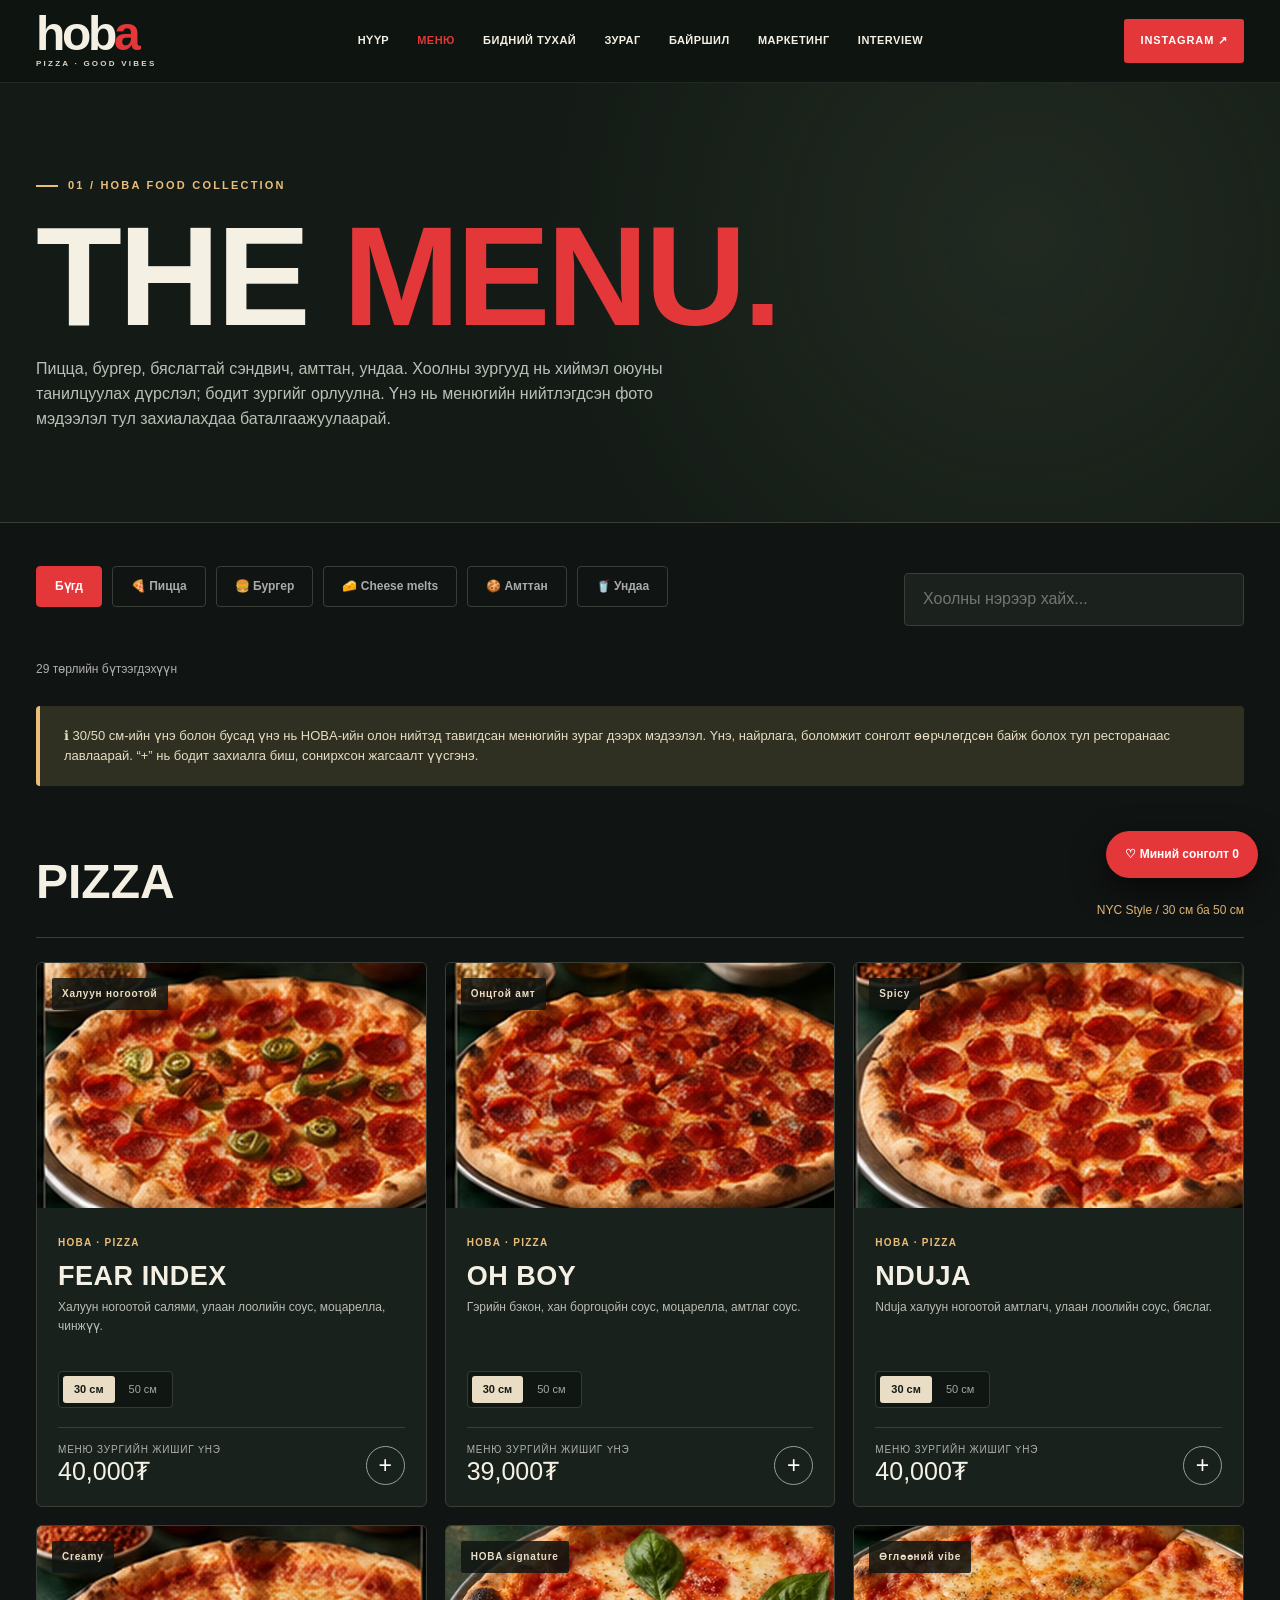
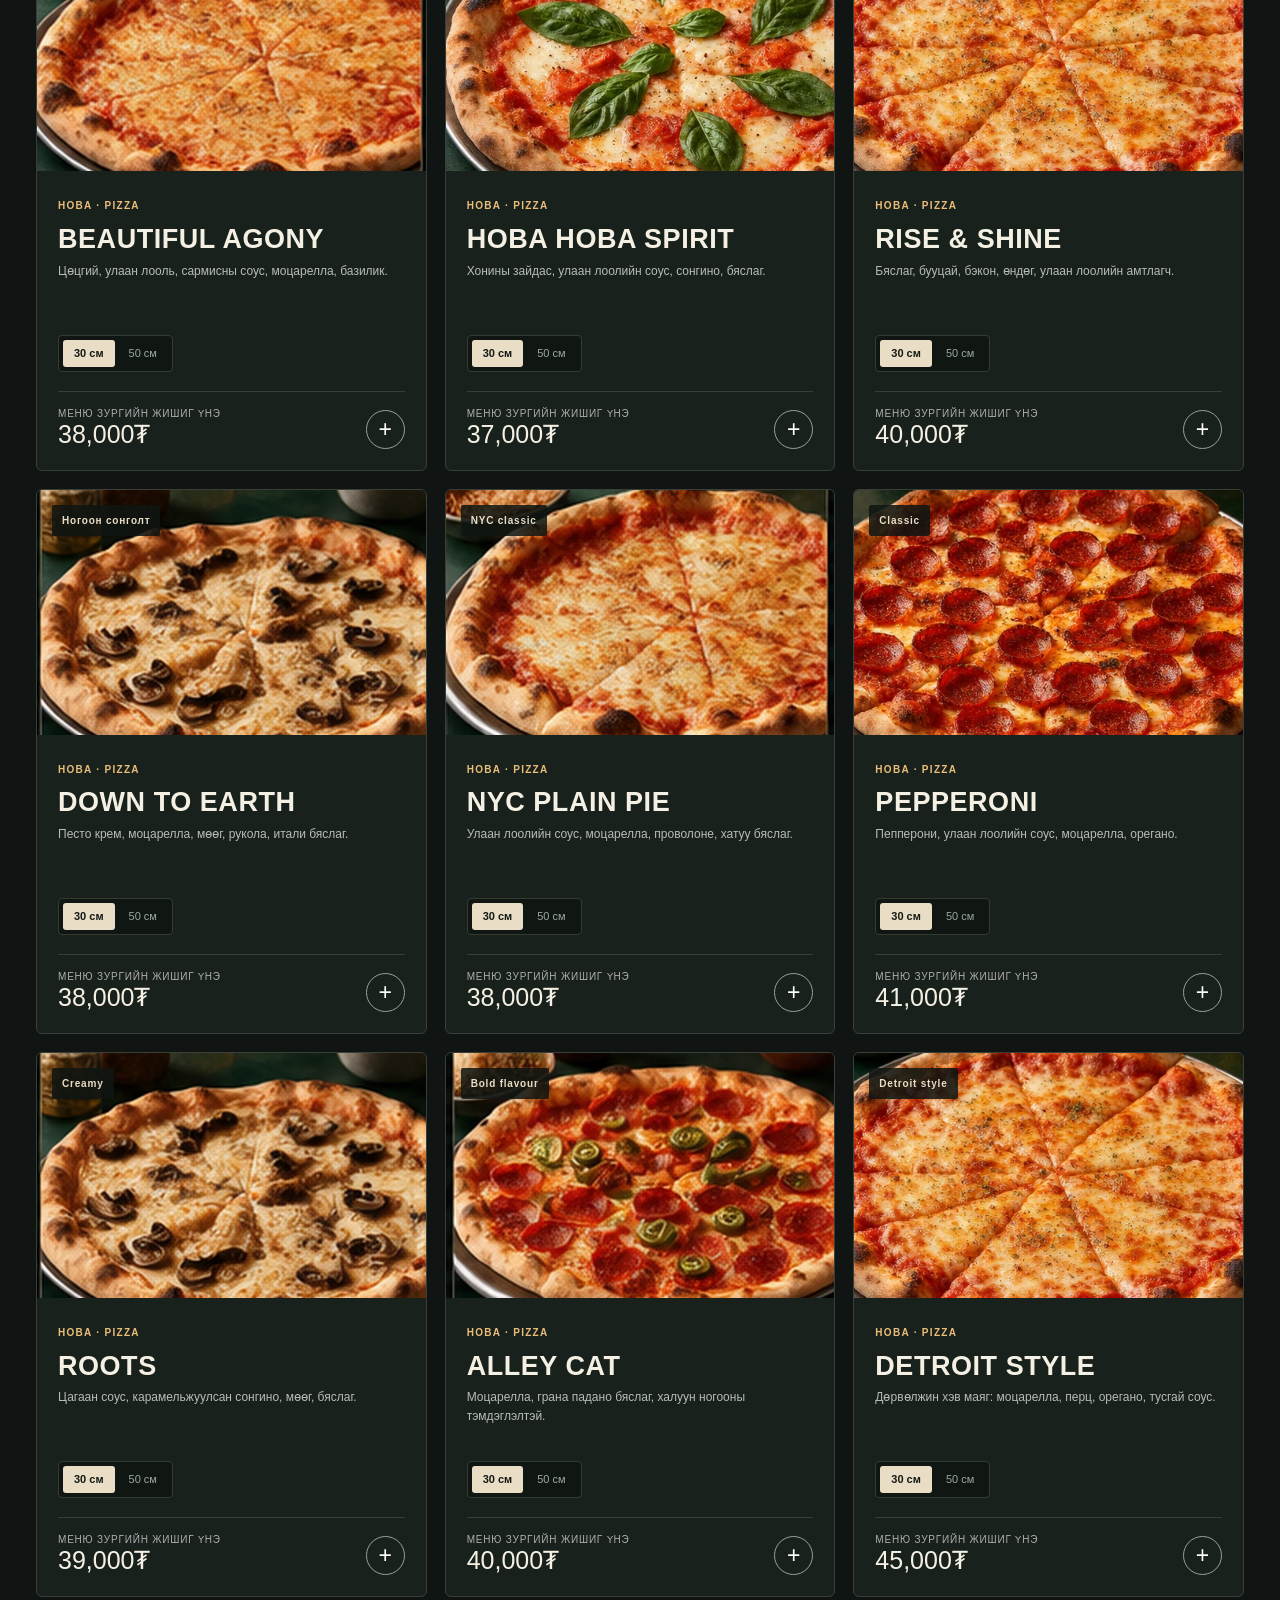
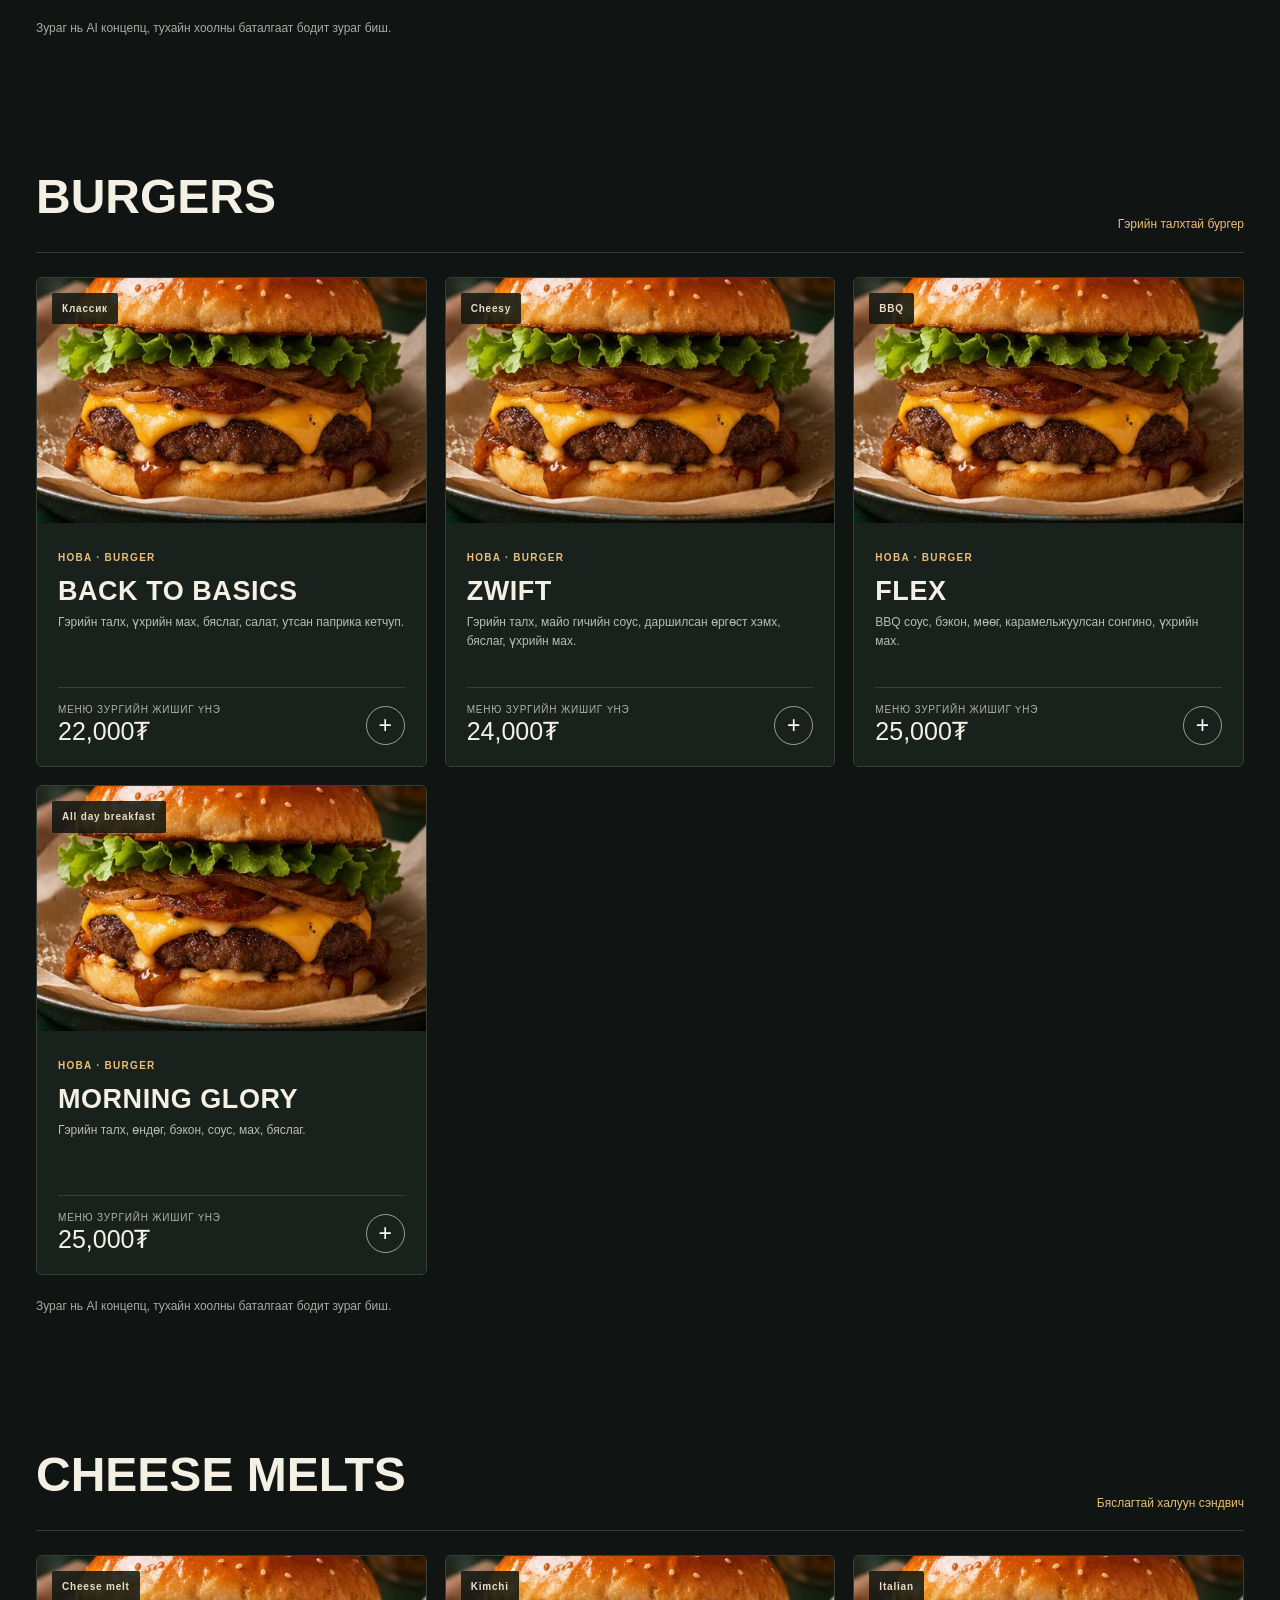
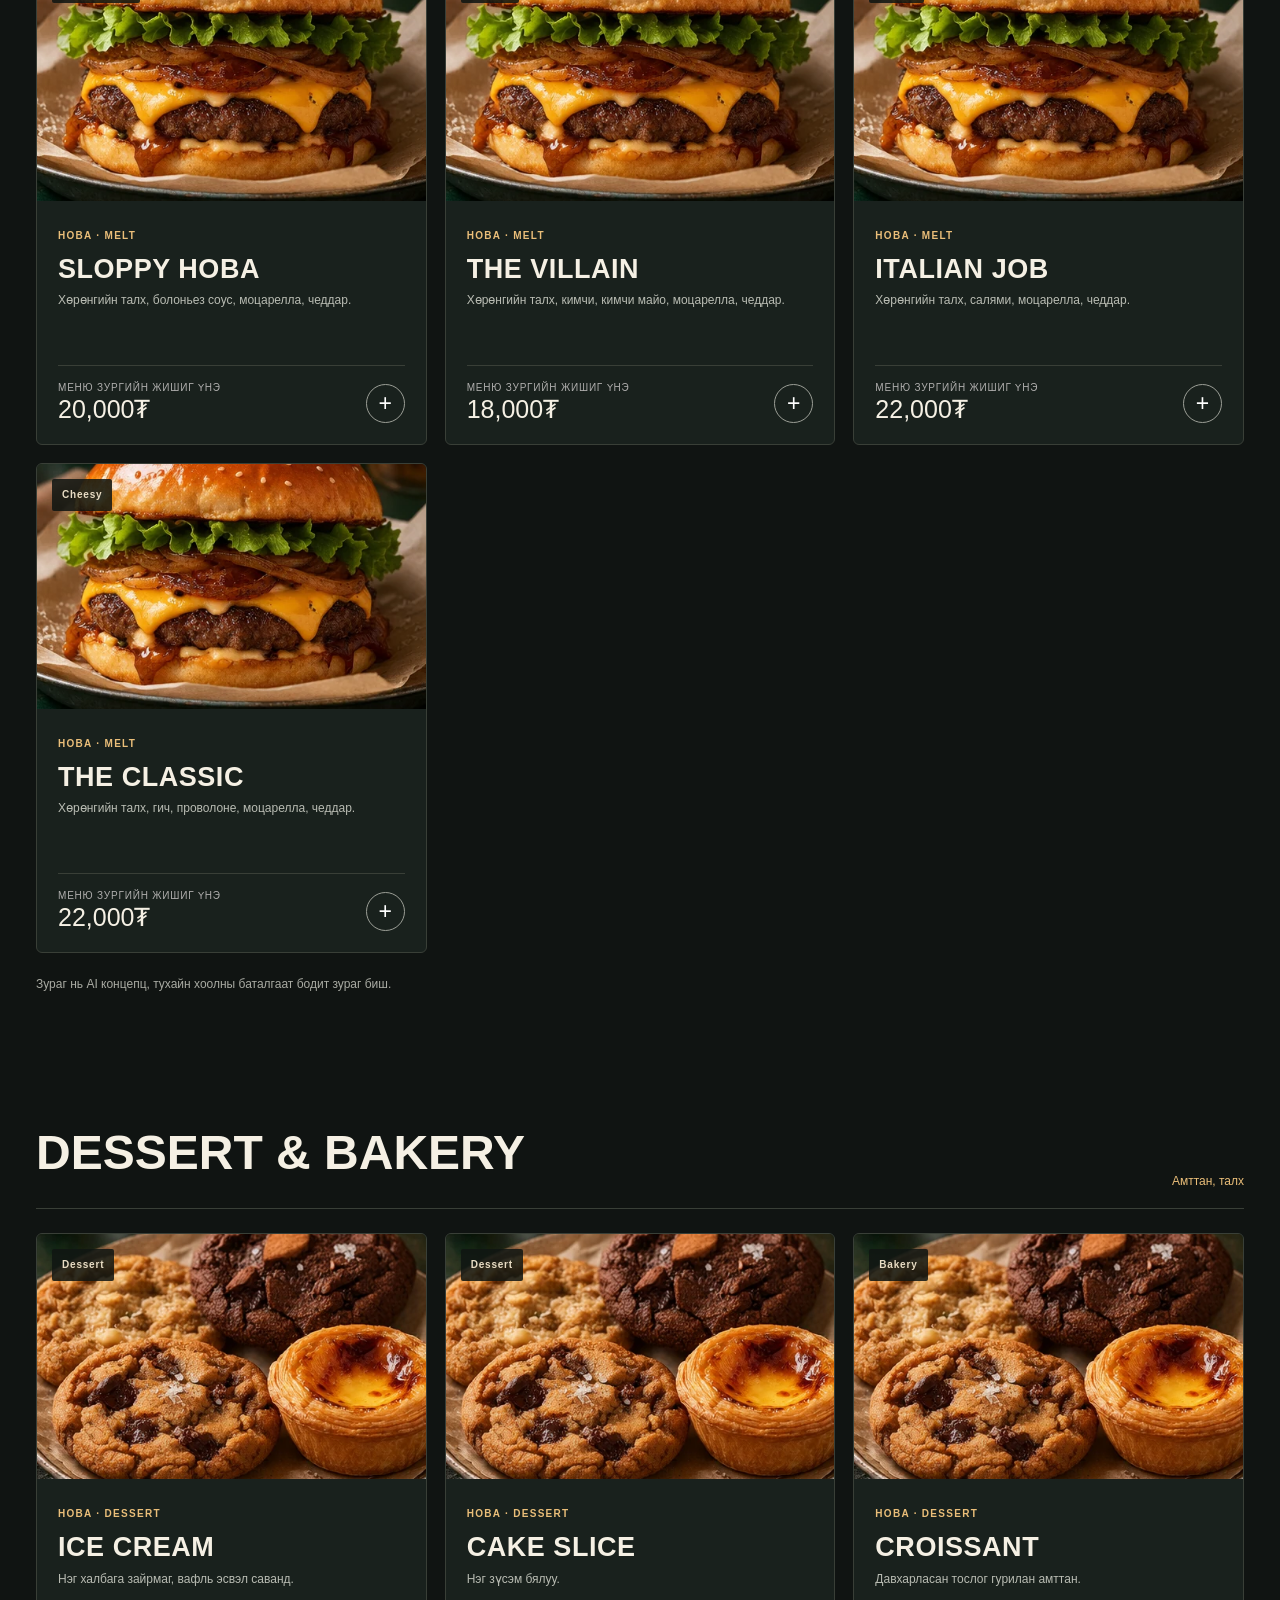
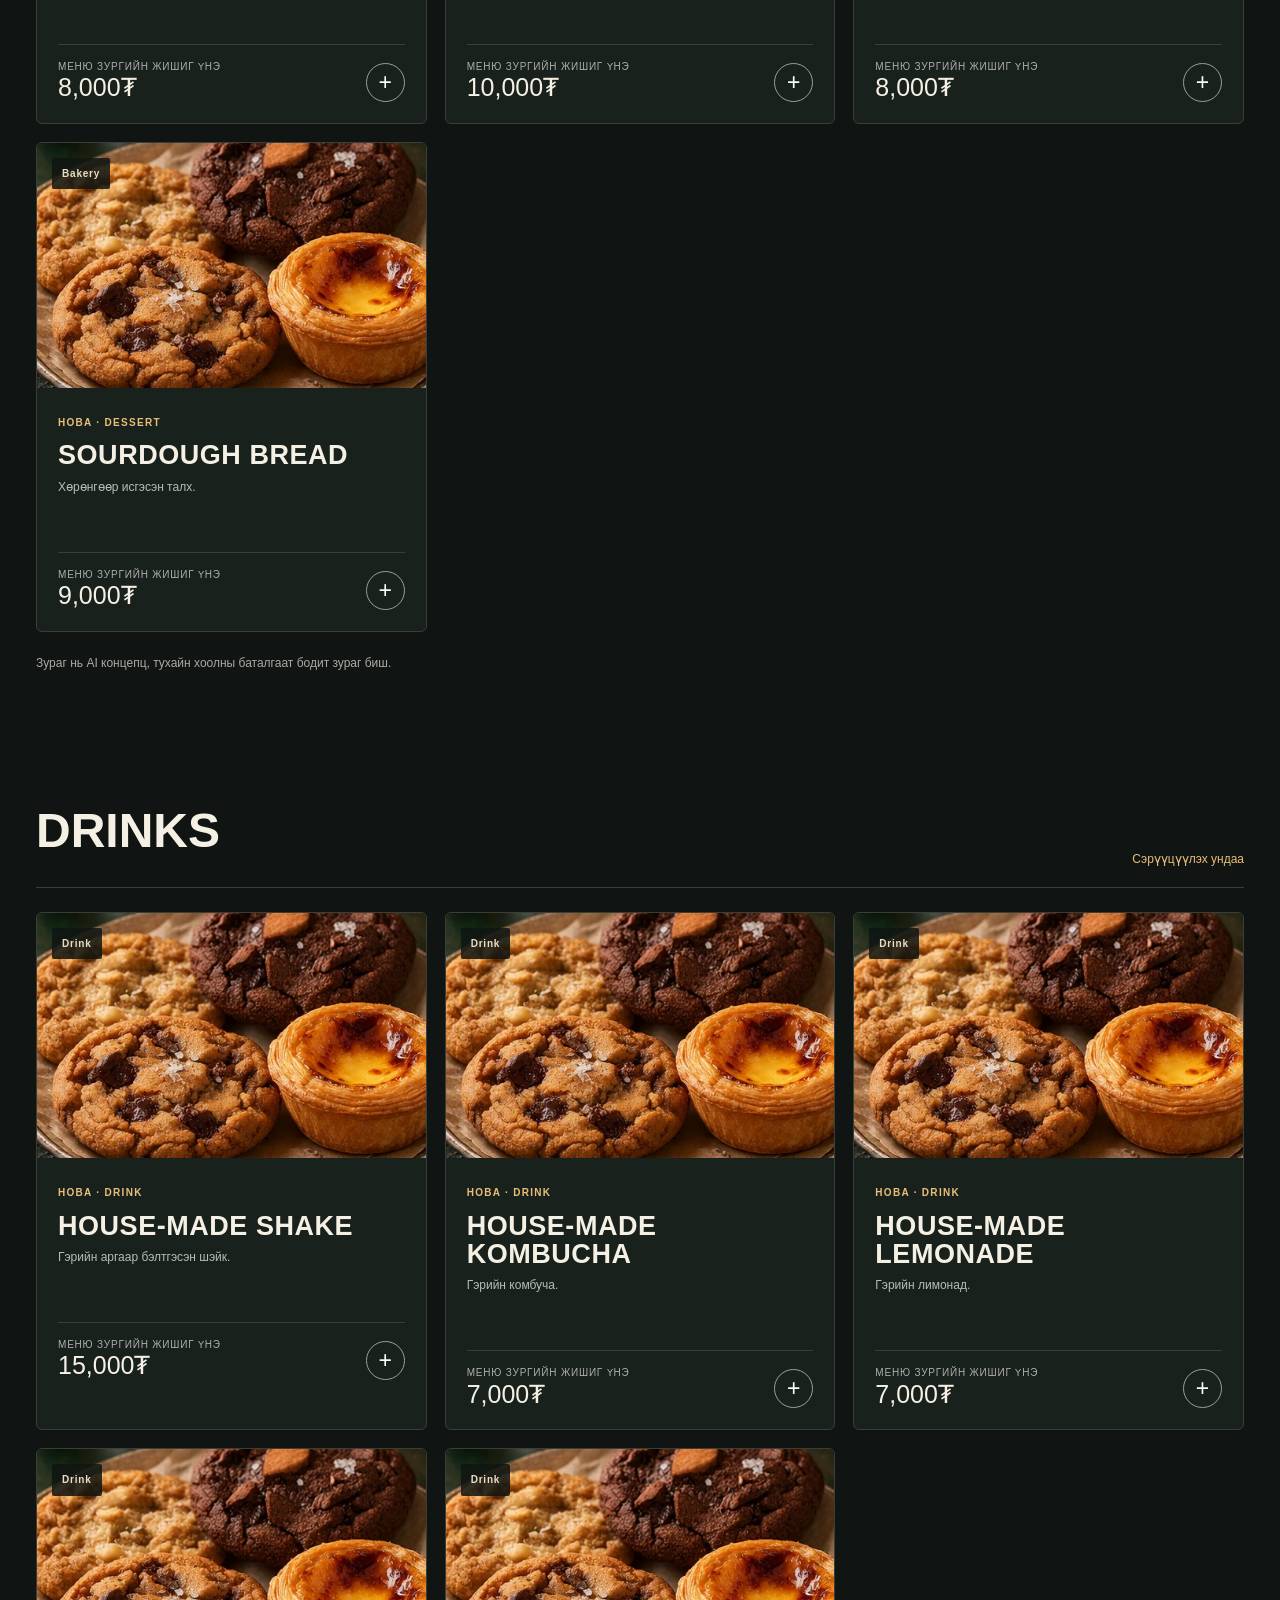
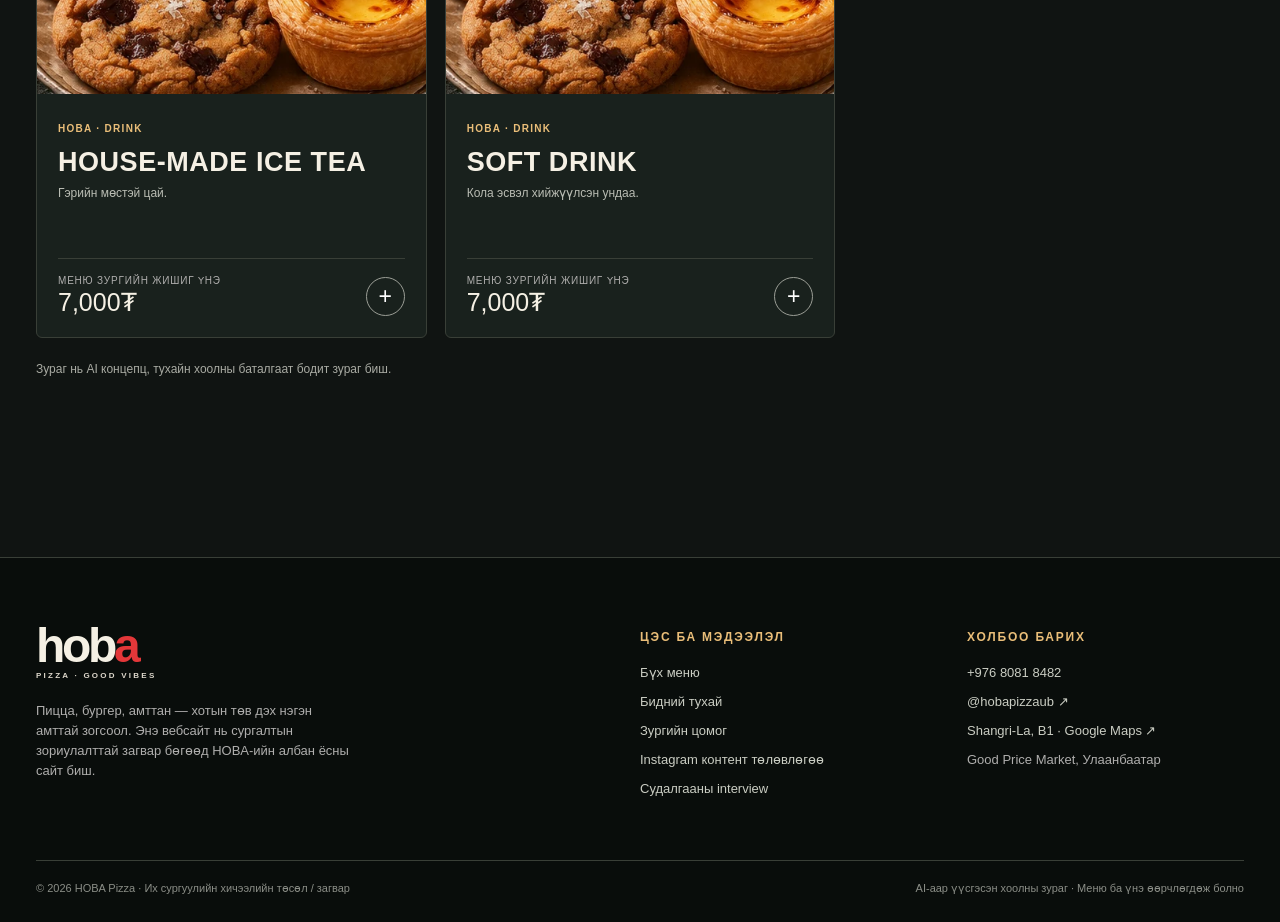
<file: HOBA_Pizza_Website/HOBA_Pizza_Website/menu.html>
<!DOCTYPE html><html lang="mn"><head><meta charset="utf-8"><meta name="viewport" content="width=device-width,initial-scale=1"><meta name="theme-color" content="#101412"><meta name="description" content="HOBA Pizza пицца бургер cheese melts амттан ундааны каталоги"><title>Меню | HOBA Pizza</title><link rel="stylesheet" href="assets/style.css"><link rel="icon" href="assets/favicon.svg" type="image/svg+xml"></head><body><a class="accessibility-skip" href="#main">Үндсэн агуулга руу очих</a><header class="site-header"><div class="container header-inner"><a class="logo" href="index.html" aria-label="HOBA Pizza нүүр"><span>hob<span class="a">a</span></span><small>PIZZA · GOOD VIBES</small></a><nav class="nav-links" id="primary-nav" aria-label="Үндсэн цэс"><a href="index.html" class="">Нүүр</a><a href="menu.html" class="active">Меню</a><a href="about.html" class="">Бидний тухай</a><a href="gallery.html" class="">Зураг</a><a href="visit.html" class="">Байршил</a><a href="content-plan.html" class="">Маркетинг</a><a href="interview.html" class="">Interview</a></nav><div class="header-actions"><a class="btn btn-red" href="https://www.instagram.com/hobapizzaub/" target="_blank" rel="noopener">INSTAGRAM ↗</a><button class="hamburger" aria-controls="primary-nav" aria-expanded="false" aria-label="Цэс нээх" data-menu-toggle>☰</button></div></div></header><main id="main"><section class="subhero"><div class="container"><div class="eyebrow">01 / HOBA FOOD COLLECTION</div><h1 class="display">THE <span class="accent">MENU.</span></h1><p class="description">Пицца, бургер, бяслагтай сэндвич, амттан, ундаа. Хоолны зургууд нь хиймэл оюуны танилцуулах дүрслэл; бодит зургийг орлуулна. Үнэ нь менюгийн нийтлэгдсэн фото мэдээлэл тул захиалахдаа баталгаажуулаарай.</p></div></section><section class="section" style="padding-top:15px"><div class="container"><div class="menu-tools"><div class="category-nav"><button type="button" class="filter-btn active" data-filter="all" aria-pressed="true">Бүгд</button><button type="button" class="filter-btn " data-filter="pizza" aria-pressed="false">🍕 Пицца</button><button type="button" class="filter-btn " data-filter="burger" aria-pressed="false">🍔 Бургер</button><button type="button" class="filter-btn " data-filter="melt" aria-pressed="false">🧀 Cheese melts</button><button type="button" class="filter-btn " data-filter="dessert" aria-pressed="false">🍪 Амттан</button><button type="button" class="filter-btn " data-filter="drink" aria-pressed="false">🥤 Ундаа</button></div><input id="menuSearch" type="search" class="search-box" placeholder="Хоолны нэрээр хайх..." aria-label="Хоолны нэрээр хайх"></div><p class="item-count" id="itemCount"></p><div class="info-banner">ℹ 30/50 см-ийн үнэ болон бусад үнэ нь HOBA-ийн олон нийтэд тавигдсан менюгийн зураг дээрх мэдээлэл. Үнэ, найрлага, боломжит сонголт өөрчлөгдсөн байж болох тул ресторанаас лавлаарай. “+” нь бодит захиалга биш, сонирхсон жагсаалт үүсгэнэ.</div><section class="menu-section" data-menu-section id="pizza"><div class="menu-heading"><h2>PIZZA</h2><span>NYC Style / 30 см ба 50 см</span></div><div class="food-grid"><article class="food-card reveal" data-food data-name="Fear Index" data-category="pizza" data-price="40000" data-size="30 см"><div class="food-image"><img loading="lazy" src="assets/fire.webp" alt="Fear Index-ийн AI-аар бүтээсэн танилцуулах зураг"><span class="food-chip">Халуун ногоотой</span></div><div class="food-card-body"><span class="small-type">HOBA · pizza</span><h3>Fear Index</h3><p>Халуун ногоотой салями, улаан лоолийн соус, моцарелла, чинжүү.</p><div class="size-toggle" aria-label="Пиццаны хэмжээ"><button data-size="30 см" data-price="40000" class="selected" aria-pressed="true">30 см</button><button data-size="50 см" data-price="70000" aria-pressed="false">50 см</button></div><div class="price-row"><div><div class="tiny muted">МЕНЮ ЗУРГИЙН ЖИШИГ ҮНЭ</div><div class="price" data-price-display>40,000₮</div></div><button type="button" class="add" data-add-food aria-label="Fear Index-ийг сонирхсон жагсаалтад нэмэх" title="Сонголтод нэмэх">+</button></div></div></article><article class="food-card reveal" data-food data-name="Oh Boy" data-category="pizza" data-price="39000" data-size="30 см"><div class="food-image"><img loading="lazy" src="assets/pepper2.webp" alt="Oh Boy-ийн AI-аар бүтээсэн танилцуулах зураг"><span class="food-chip">Онцгой амт</span></div><div class="food-card-body"><span class="small-type">HOBA · pizza</span><h3>Oh Boy</h3><p>Гэрийн бэкон, хан боргоцойн соус, моцарелла, амтлаг соус.</p><div class="size-toggle" aria-label="Пиццаны хэмжээ"><button data-size="30 см" data-price="39000" class="selected" aria-pressed="true">30 см</button><button data-size="50 см" data-price="69000" aria-pressed="false">50 см</button></div><div class="price-row"><div><div class="tiny muted">МЕНЮ ЗУРГИЙН ЖИШИГ ҮНЭ</div><div class="price" data-price-display>39,000₮</div></div><button type="button" class="add" data-add-food aria-label="Oh Boy-ийг сонирхсон жагсаалтад нэмэх" title="Сонголтод нэмэх">+</button></div></div></article><article class="food-card reveal" data-food data-name="Nduja" data-category="pizza" data-price="40000" data-size="30 см"><div class="food-image"><img loading="lazy" src="assets/spicy.webp" alt="Nduja-ийн AI-аар бүтээсэн танилцуулах зураг"><span class="food-chip">Spicy</span></div><div class="food-card-body"><span class="small-type">HOBA · pizza</span><h3>Nduja</h3><p>Nduja халуун ногоотой амтлагч, улаан лоолийн соус, бяслаг.</p><div class="size-toggle" aria-label="Пиццаны хэмжээ"><button data-size="30 см" data-price="40000" class="selected" aria-pressed="true">30 см</button><button data-size="50 см" data-price="80000" aria-pressed="false">50 см</button></div><div class="price-row"><div><div class="tiny muted">МЕНЮ ЗУРГИЙН ЖИШИГ ҮНЭ</div><div class="price" data-price-display>40,000₮</div></div><button type="button" class="add" data-add-food aria-label="Nduja-ийг сонирхсон жагсаалтад нэмэх" title="Сонголтод нэмэх">+</button></div></div></article><article class="food-card reveal" data-food data-name="Beautiful Agony" data-category="pizza" data-price="38000" data-size="30 см"><div class="food-image"><img loading="lazy" src="assets/basil.webp" alt="Beautiful Agony-ийн AI-аар бүтээсэн танилцуулах зураг"><span class="food-chip">Creamy</span></div><div class="food-card-body"><span class="small-type">HOBA · pizza</span><h3>Beautiful Agony</h3><p>Цөцгий, улаан лооль, сармисны соус, моцарелла, базилик.</p><div class="size-toggle" aria-label="Пиццаны хэмжээ"><button data-size="30 см" data-price="38000" class="selected" aria-pressed="true">30 см</button><button data-size="50 см" data-price="68000" aria-pressed="false">50 см</button></div><div class="price-row"><div><div class="tiny muted">МЕНЮ ЗУРГИЙН ЖИШИГ ҮНЭ</div><div class="price" data-price-display>38,000₮</div></div><button type="button" class="add" data-add-food aria-label="Beautiful Agony-ийг сонирхсон жагсаалтад нэмэх" title="Сонголтод нэмэх">+</button></div></div></article><article class="food-card reveal" data-food data-name="Hoba Hoba Spirit" data-category="pizza" data-price="37000" data-size="30 см"><div class="food-image"><img loading="lazy" src="assets/margherita.webp" alt="Hoba Hoba Spirit-ийн AI-аар бүтээсэн танилцуулах зураг"><span class="food-chip">HOBA signature</span></div><div class="food-card-body"><span class="small-type">HOBA · pizza</span><h3>Hoba Hoba Spirit</h3><p>Хонины зайдас, улаан лоолийн соус, сонгино, бяслаг.</p><div class="size-toggle" aria-label="Пиццаны хэмжээ"><button data-size="30 см" data-price="37000" class="selected" aria-pressed="true">30 см</button><button data-size="50 см" data-price="67000" aria-pressed="false">50 см</button></div><div class="price-row"><div><div class="tiny muted">МЕНЮ ЗУРГИЙН ЖИШИГ ҮНЭ</div><div class="price" data-price-display>37,000₮</div></div><button type="button" class="add" data-add-food aria-label="Hoba Hoba Spirit-ийг сонирхсон жагсаалтад нэмэх" title="Сонголтод нэмэх">+</button></div></div></article><article class="food-card reveal" data-food data-name="Rise &amp; Shine" data-category="pizza" data-price="40000" data-size="30 см"><div class="food-image"><img loading="lazy" src="assets/cheese.webp" alt="Rise &amp; Shine-ийн AI-аар бүтээсэн танилцуулах зураг"><span class="food-chip">Өглөөний vibe</span></div><div class="food-card-body"><span class="small-type">HOBA · pizza</span><h3>Rise &amp; Shine</h3><p>Бяслаг, бууцай, бэкон, өндөг, улаан лоолийн амтлагч.</p><div class="size-toggle" aria-label="Пиццаны хэмжээ"><button data-size="30 см" data-price="40000" class="selected" aria-pressed="true">30 см</button><button data-size="50 см" data-price="70000" aria-pressed="false">50 см</button></div><div class="price-row"><div><div class="tiny muted">МЕНЮ ЗУРГИЙН ЖИШИГ ҮНЭ</div><div class="price" data-price-display>40,000₮</div></div><button type="button" class="add" data-add-food aria-label="Rise &amp; Shine-ийг сонирхсон жагсаалтад нэмэх" title="Сонголтод нэмэх">+</button></div></div></article><article class="food-card reveal" data-food data-name="Down to Earth" data-category="pizza" data-price="38000" data-size="30 см"><div class="food-image"><img loading="lazy" src="assets/mushroom.webp" alt="Down to Earth-ийн AI-аар бүтээсэн танилцуулах зураг"><span class="food-chip">Ногоон сонголт</span></div><div class="food-card-body"><span class="small-type">HOBA · pizza</span><h3>Down to Earth</h3><p>Песто крем, моцарелла, мөөг, рукола, итали бяслаг.</p><div class="size-toggle" aria-label="Пиццаны хэмжээ"><button data-size="30 см" data-price="38000" class="selected" aria-pressed="true">30 см</button><button data-size="50 см" data-price="68000" aria-pressed="false">50 см</button></div><div class="price-row"><div><div class="tiny muted">МЕНЮ ЗУРГИЙН ЖИШИГ ҮНЭ</div><div class="price" data-price-display>38,000₮</div></div><button type="button" class="add" data-add-food aria-label="Down to Earth-ийг сонирхсон жагсаалтад нэмэх" title="Сонголтод нэмэх">+</button></div></div></article><article class="food-card reveal" data-food data-name="NYC Plain Pie" data-category="pizza" data-price="38000" data-size="30 см"><div class="food-image"><img loading="lazy" src="assets/plain.webp" alt="NYC Plain Pie-ийн AI-аар бүтээсэн танилцуулах зураг"><span class="food-chip">NYC classic</span></div><div class="food-card-body"><span class="small-type">HOBA · pizza</span><h3>NYC Plain Pie</h3><p>Улаан лоолийн соус, моцарелла, проволоне, хатуу бяслаг.</p><div class="size-toggle" aria-label="Пиццаны хэмжээ"><button data-size="30 см" data-price="38000" class="selected" aria-pressed="true">30 см</button><button data-size="50 см" data-price="68000" aria-pressed="false">50 см</button></div><div class="price-row"><div><div class="tiny muted">МЕНЮ ЗУРГИЙН ЖИШИГ ҮНЭ</div><div class="price" data-price-display>38,000₮</div></div><button type="button" class="add" data-add-food aria-label="NYC Plain Pie-ийг сонирхсон жагсаалтад нэмэх" title="Сонголтод нэмэх">+</button></div></div></article><article class="food-card reveal" data-food data-name="Pepperoni" data-category="pizza" data-price="41000" data-size="30 см"><div class="food-image"><img loading="lazy" src="assets/pepperoni.webp" alt="Pepperoni-ийн AI-аар бүтээсэн танилцуулах зураг"><span class="food-chip">Classic</span></div><div class="food-card-body"><span class="small-type">HOBA · pizza</span><h3>Pepperoni</h3><p>Пепперони, улаан лоолийн соус, моцарелла, орегано.</p><div class="size-toggle" aria-label="Пиццаны хэмжээ"><button data-size="30 см" data-price="41000" class="selected" aria-pressed="true">30 см</button><button data-size="50 см" data-price="71000" aria-pressed="false">50 см</button></div><div class="price-row"><div><div class="tiny muted">МЕНЮ ЗУРГИЙН ЖИШИГ ҮНЭ</div><div class="price" data-price-display>41,000₮</div></div><button type="button" class="add" data-add-food aria-label="Pepperoni-ийг сонирхсон жагсаалтад нэмэх" title="Сонголтод нэмэх">+</button></div></div></article><article class="food-card reveal" data-food data-name="Roots" data-category="pizza" data-price="39000" data-size="30 см"><div class="food-image"><img loading="lazy" src="assets/mushroom.webp" alt="Roots-ийн AI-аар бүтээсэн танилцуулах зураг"><span class="food-chip">Creamy</span></div><div class="food-card-body"><span class="small-type">HOBA · pizza</span><h3>Roots</h3><p>Цагаан соус, карамельжуулсан сонгино, мөөг, бяслаг.</p><div class="size-toggle" aria-label="Пиццаны хэмжээ"><button data-size="30 см" data-price="39000" class="selected" aria-pressed="true">30 см</button><button data-size="50 см" data-price="69000" aria-pressed="false">50 см</button></div><div class="price-row"><div><div class="tiny muted">МЕНЮ ЗУРГИЙН ЖИШИГ ҮНЭ</div><div class="price" data-price-display>39,000₮</div></div><button type="button" class="add" data-add-food aria-label="Roots-ийг сонирхсон жагсаалтад нэмэх" title="Сонголтод нэмэх">+</button></div></div></article><article class="food-card reveal" data-food data-name="Alley Cat" data-category="pizza" data-price="40000" data-size="30 см"><div class="food-image"><img loading="lazy" src="assets/fire.webp" alt="Alley Cat-ийн AI-аар бүтээсэн танилцуулах зураг"><span class="food-chip">Bold flavour</span></div><div class="food-card-body"><span class="small-type">HOBA · pizza</span><h3>Alley Cat</h3><p>Моцарелла, грана падано бяслаг, халуун ногооны тэмдэглэлтэй.</p><div class="size-toggle" aria-label="Пиццаны хэмжээ"><button data-size="30 см" data-price="40000" class="selected" aria-pressed="true">30 см</button><button data-size="50 см" data-price="80000" aria-pressed="false">50 см</button></div><div class="price-row"><div><div class="tiny muted">МЕНЮ ЗУРГИЙН ЖИШИГ ҮНЭ</div><div class="price" data-price-display>40,000₮</div></div><button type="button" class="add" data-add-food aria-label="Alley Cat-ийг сонирхсон жагсаалтад нэмэх" title="Сонголтод нэмэх">+</button></div></div></article><article class="food-card reveal" data-food data-name="Detroit Style" data-category="pizza" data-price="45000" data-size="30 см"><div class="food-image"><img loading="lazy" src="assets/cheese.webp" alt="Detroit Style-ийн AI-аар бүтээсэн танилцуулах зураг"><span class="food-chip">Detroit style</span></div><div class="food-card-body"><span class="small-type">HOBA · pizza</span><h3>Detroit Style</h3><p>Дөрвөлжин хэв маяг: моцарелла, перц, орегано, тусгай соус.</p><div class="size-toggle" aria-label="Пиццаны хэмжээ"><button data-size="30 см" data-price="45000" class="selected" aria-pressed="true">30 см</button><button data-size="50 см" data-price="115000" aria-pressed="false">50 см</button></div><div class="price-row"><div><div class="tiny muted">МЕНЮ ЗУРГИЙН ЖИШИГ ҮНЭ</div><div class="price" data-price-display>45,000₮</div></div><button type="button" class="add" data-add-food aria-label="Detroit Style-ийг сонирхсон жагсаалтад нэмэх" title="Сонголтод нэмэх">+</button></div></div></article></div><p class="listing-foot">Зураг нь AI концепц, тухайн хоолны баталгаат бодит зураг биш.</p></section><section class="menu-section" data-menu-section id="burger"><div class="menu-heading"><h2>BURGERS</h2><span>Гэрийн талхтай бургер</span></div><div class="food-grid"><article class="food-card reveal" data-food data-name="Back to Basics" data-category="burger" data-price="22000" data-size=""><div class="food-image"><img loading="lazy" src="assets/burger.webp" alt="Back to Basics-ийн AI-аар бүтээсэн танилцуулах зураг"><span class="food-chip">Классик</span></div><div class="food-card-body"><span class="small-type">HOBA · burger</span><h3>Back to Basics</h3><p>Гэрийн талх, үхрийн мах, бяслаг, салат, утсан паприка кетчуп.</p><div class="price-row"><div><div class="tiny muted">МЕНЮ ЗУРГИЙН ЖИШИГ ҮНЭ</div><div class="price" data-price-display>22,000₮</div></div><button type="button" class="add" data-add-food aria-label="Back to Basics-ийг сонирхсон жагсаалтад нэмэх" title="Сонголтод нэмэх">+</button></div></div></article><article class="food-card reveal" data-food data-name="Zwift" data-category="burger" data-price="24000" data-size=""><div class="food-image"><img loading="lazy" src="assets/burger.webp" alt="Zwift-ийн AI-аар бүтээсэн танилцуулах зураг"><span class="food-chip">Cheesy</span></div><div class="food-card-body"><span class="small-type">HOBA · burger</span><h3>Zwift</h3><p>Гэрийн талх, майо гичийн соус, даршилсан өргөст хэмх, бяслаг, үхрийн мах.</p><div class="price-row"><div><div class="tiny muted">МЕНЮ ЗУРГИЙН ЖИШИГ ҮНЭ</div><div class="price" data-price-display>24,000₮</div></div><button type="button" class="add" data-add-food aria-label="Zwift-ийг сонирхсон жагсаалтад нэмэх" title="Сонголтод нэмэх">+</button></div></div></article><article class="food-card reveal" data-food data-name="Flex" data-category="burger" data-price="25000" data-size=""><div class="food-image"><img loading="lazy" src="assets/burger.webp" alt="Flex-ийн AI-аар бүтээсэн танилцуулах зураг"><span class="food-chip">BBQ</span></div><div class="food-card-body"><span class="small-type">HOBA · burger</span><h3>Flex</h3><p>BBQ соус, бэкон, мөөг, карамельжуулсан сонгино, үхрийн мах.</p><div class="price-row"><div><div class="tiny muted">МЕНЮ ЗУРГИЙН ЖИШИГ ҮНЭ</div><div class="price" data-price-display>25,000₮</div></div><button type="button" class="add" data-add-food aria-label="Flex-ийг сонирхсон жагсаалтад нэмэх" title="Сонголтод нэмэх">+</button></div></div></article><article class="food-card reveal" data-food data-name="Morning Glory" data-category="burger" data-price="25000" data-size=""><div class="food-image"><img loading="lazy" src="assets/burger.webp" alt="Morning Glory-ийн AI-аар бүтээсэн танилцуулах зураг"><span class="food-chip">All day breakfast</span></div><div class="food-card-body"><span class="small-type">HOBA · burger</span><h3>Morning Glory</h3><p>Гэрийн талх, өндөг, бэкон, соус, мах, бяслаг.</p><div class="price-row"><div><div class="tiny muted">МЕНЮ ЗУРГИЙН ЖИШИГ ҮНЭ</div><div class="price" data-price-display>25,000₮</div></div><button type="button" class="add" data-add-food aria-label="Morning Glory-ийг сонирхсон жагсаалтад нэмэх" title="Сонголтод нэмэх">+</button></div></div></article></div><p class="listing-foot">Зураг нь AI концепц, тухайн хоолны баталгаат бодит зураг биш.</p></section><section class="menu-section" data-menu-section id="melt"><div class="menu-heading"><h2>CHEESE MELTS</h2><span>Бяслагтай халуун сэндвич</span></div><div class="food-grid"><article class="food-card reveal" data-food data-name="Sloppy Hoba" data-category="melt" data-price="20000" data-size=""><div class="food-image"><img loading="lazy" src="assets/burger.webp" alt="Sloppy Hoba-ийн AI-аар бүтээсэн танилцуулах зураг"><span class="food-chip">Cheese melt</span></div><div class="food-card-body"><span class="small-type">HOBA · melt</span><h3>Sloppy Hoba</h3><p>Хөрөнгийн талх, болоньез соус, моцарелла, чеддар.</p><div class="price-row"><div><div class="tiny muted">МЕНЮ ЗУРГИЙН ЖИШИГ ҮНЭ</div><div class="price" data-price-display>20,000₮</div></div><button type="button" class="add" data-add-food aria-label="Sloppy Hoba-ийг сонирхсон жагсаалтад нэмэх" title="Сонголтод нэмэх">+</button></div></div></article><article class="food-card reveal" data-food data-name="The Villain" data-category="melt" data-price="18000" data-size=""><div class="food-image"><img loading="lazy" src="assets/burger.webp" alt="The Villain-ийн AI-аар бүтээсэн танилцуулах зураг"><span class="food-chip">Kimchi</span></div><div class="food-card-body"><span class="small-type">HOBA · melt</span><h3>The Villain</h3><p>Хөрөнгийн талх, кимчи, кимчи майо, моцарелла, чеддар.</p><div class="price-row"><div><div class="tiny muted">МЕНЮ ЗУРГИЙН ЖИШИГ ҮНЭ</div><div class="price" data-price-display>18,000₮</div></div><button type="button" class="add" data-add-food aria-label="The Villain-ийг сонирхсон жагсаалтад нэмэх" title="Сонголтод нэмэх">+</button></div></div></article><article class="food-card reveal" data-food data-name="Italian Job" data-category="melt" data-price="22000" data-size=""><div class="food-image"><img loading="lazy" src="assets/burger.webp" alt="Italian Job-ийн AI-аар бүтээсэн танилцуулах зураг"><span class="food-chip">Italian</span></div><div class="food-card-body"><span class="small-type">HOBA · melt</span><h3>Italian Job</h3><p>Хөрөнгийн талх, салями, моцарелла, чеддар.</p><div class="price-row"><div><div class="tiny muted">МЕНЮ ЗУРГИЙН ЖИШИГ ҮНЭ</div><div class="price" data-price-display>22,000₮</div></div><button type="button" class="add" data-add-food aria-label="Italian Job-ийг сонирхсон жагсаалтад нэмэх" title="Сонголтод нэмэх">+</button></div></div></article><article class="food-card reveal" data-food data-name="The Classic" data-category="melt" data-price="22000" data-size=""><div class="food-image"><img loading="lazy" src="assets/burger.webp" alt="The Classic-ийн AI-аар бүтээсэн танилцуулах зураг"><span class="food-chip">Cheesy</span></div><div class="food-card-body"><span class="small-type">HOBA · melt</span><h3>The Classic</h3><p>Хөрөнгийн талх, гич, проволоне, моцарелла, чеддар.</p><div class="price-row"><div><div class="tiny muted">МЕНЮ ЗУРГИЙН ЖИШИГ ҮНЭ</div><div class="price" data-price-display>22,000₮</div></div><button type="button" class="add" data-add-food aria-label="The Classic-ийг сонирхсон жагсаалтад нэмэх" title="Сонголтод нэмэх">+</button></div></div></article></div><p class="listing-foot">Зураг нь AI концепц, тухайн хоолны баталгаат бодит зураг биш.</p></section><section class="menu-section" data-menu-section id="dessert"><div class="menu-heading"><h2>DESSERT & BAKERY</h2><span>Амттан, талх</span></div><div class="food-grid"><article class="food-card reveal" data-food data-name="Ice Cream" data-category="dessert" data-price="8000" data-size=""><div class="food-image"><img loading="lazy" src="assets/dessert.webp" alt="Ice Cream-ийн AI-аар бүтээсэн танилцуулах зураг"><span class="food-chip">Dessert</span></div><div class="food-card-body"><span class="small-type">HOBA · dessert</span><h3>Ice Cream</h3><p>Нэг халбага зайрмаг, вафль эсвэл саванд.</p><div class="price-row"><div><div class="tiny muted">МЕНЮ ЗУРГИЙН ЖИШИГ ҮНЭ</div><div class="price" data-price-display>8,000₮</div></div><button type="button" class="add" data-add-food aria-label="Ice Cream-ийг сонирхсон жагсаалтад нэмэх" title="Сонголтод нэмэх">+</button></div></div></article><article class="food-card reveal" data-food data-name="Cake Slice" data-category="dessert" data-price="10000" data-size=""><div class="food-image"><img loading="lazy" src="assets/dessert.webp" alt="Cake Slice-ийн AI-аар бүтээсэн танилцуулах зураг"><span class="food-chip">Dessert</span></div><div class="food-card-body"><span class="small-type">HOBA · dessert</span><h3>Cake Slice</h3><p>Нэг зүсэм бялуу.</p><div class="price-row"><div><div class="tiny muted">МЕНЮ ЗУРГИЙН ЖИШИГ ҮНЭ</div><div class="price" data-price-display>10,000₮</div></div><button type="button" class="add" data-add-food aria-label="Cake Slice-ийг сонирхсон жагсаалтад нэмэх" title="Сонголтод нэмэх">+</button></div></div></article><article class="food-card reveal" data-food data-name="Croissant" data-category="dessert" data-price="8000" data-size=""><div class="food-image"><img loading="lazy" src="assets/dessert.webp" alt="Croissant-ийн AI-аар бүтээсэн танилцуулах зураг"><span class="food-chip">Bakery</span></div><div class="food-card-body"><span class="small-type">HOBA · dessert</span><h3>Croissant</h3><p>Давхарласан тослог гурилан амттан.</p><div class="price-row"><div><div class="tiny muted">МЕНЮ ЗУРГИЙН ЖИШИГ ҮНЭ</div><div class="price" data-price-display>8,000₮</div></div><button type="button" class="add" data-add-food aria-label="Croissant-ийг сонирхсон жагсаалтад нэмэх" title="Сонголтод нэмэх">+</button></div></div></article><article class="food-card reveal" data-food data-name="Sourdough Bread" data-category="dessert" data-price="9000" data-size=""><div class="food-image"><img loading="lazy" src="assets/dessert.webp" alt="Sourdough Bread-ийн AI-аар бүтээсэн танилцуулах зураг"><span class="food-chip">Bakery</span></div><div class="food-card-body"><span class="small-type">HOBA · dessert</span><h3>Sourdough Bread</h3><p>Хөрөнгөөр исгэсэн талх.</p><div class="price-row"><div><div class="tiny muted">МЕНЮ ЗУРГИЙН ЖИШИГ ҮНЭ</div><div class="price" data-price-display>9,000₮</div></div><button type="button" class="add" data-add-food aria-label="Sourdough Bread-ийг сонирхсон жагсаалтад нэмэх" title="Сонголтод нэмэх">+</button></div></div></article></div><p class="listing-foot">Зураг нь AI концепц, тухайн хоолны баталгаат бодит зураг биш.</p></section><section class="menu-section" data-menu-section id="drink"><div class="menu-heading"><h2>DRINKS</h2><span>Сэрүүцүүлэх ундаа</span></div><div class="food-grid"><article class="food-card reveal" data-food data-name="House-Made Shake" data-category="drink" data-price="15000" data-size=""><div class="food-image"><img loading="lazy" src="assets/dessert.webp" alt="House-Made Shake-ийн AI-аар бүтээсэн танилцуулах зураг"><span class="food-chip">Drink</span></div><div class="food-card-body"><span class="small-type">HOBA · drink</span><h3>House-Made Shake</h3><p>Гэрийн аргаар бэлтгэсэн шэйк.</p><div class="price-row"><div><div class="tiny muted">МЕНЮ ЗУРГИЙН ЖИШИГ ҮНЭ</div><div class="price" data-price-display>15,000₮</div></div><button type="button" class="add" data-add-food aria-label="House-Made Shake-ийг сонирхсон жагсаалтад нэмэх" title="Сонголтод нэмэх">+</button></div></div></article><article class="food-card reveal" data-food data-name="House-Made Kombucha" data-category="drink" data-price="7000" data-size=""><div class="food-image"><img loading="lazy" src="assets/dessert.webp" alt="House-Made Kombucha-ийн AI-аар бүтээсэн танилцуулах зураг"><span class="food-chip">Drink</span></div><div class="food-card-body"><span class="small-type">HOBA · drink</span><h3>House-Made Kombucha</h3><p>Гэрийн комбуча.</p><div class="price-row"><div><div class="tiny muted">МЕНЮ ЗУРГИЙН ЖИШИГ ҮНЭ</div><div class="price" data-price-display>7,000₮</div></div><button type="button" class="add" data-add-food aria-label="House-Made Kombucha-ийг сонирхсон жагсаалтад нэмэх" title="Сонголтод нэмэх">+</button></div></div></article><article class="food-card reveal" data-food data-name="House-Made Lemonade" data-category="drink" data-price="7000" data-size=""><div class="food-image"><img loading="lazy" src="assets/dessert.webp" alt="House-Made Lemonade-ийн AI-аар бүтээсэн танилцуулах зураг"><span class="food-chip">Drink</span></div><div class="food-card-body"><span class="small-type">HOBA · drink</span><h3>House-Made Lemonade</h3><p>Гэрийн лимонад.</p><div class="price-row"><div><div class="tiny muted">МЕНЮ ЗУРГИЙН ЖИШИГ ҮНЭ</div><div class="price" data-price-display>7,000₮</div></div><button type="button" class="add" data-add-food aria-label="House-Made Lemonade-ийг сонирхсон жагсаалтад нэмэх" title="Сонголтод нэмэх">+</button></div></div></article><article class="food-card reveal" data-food data-name="House-Made Ice Tea" data-category="drink" data-price="7000" data-size=""><div class="food-image"><img loading="lazy" src="assets/dessert.webp" alt="House-Made Ice Tea-ийн AI-аар бүтээсэн танилцуулах зураг"><span class="food-chip">Drink</span></div><div class="food-card-body"><span class="small-type">HOBA · drink</span><h3>House-Made Ice Tea</h3><p>Гэрийн мөстэй цай.</p><div class="price-row"><div><div class="tiny muted">МЕНЮ ЗУРГИЙН ЖИШИГ ҮНЭ</div><div class="price" data-price-display>7,000₮</div></div><button type="button" class="add" data-add-food aria-label="House-Made Ice Tea-ийг сонирхсон жагсаалтад нэмэх" title="Сонголтод нэмэх">+</button></div></div></article><article class="food-card reveal" data-food data-name="Soft Drink" data-category="drink" data-price="7000" data-size=""><div class="food-image"><img loading="lazy" src="assets/dessert.webp" alt="Soft Drink-ийн AI-аар бүтээсэн танилцуулах зураг"><span class="food-chip">Drink</span></div><div class="food-card-body"><span class="small-type">HOBA · drink</span><h3>Soft Drink</h3><p>Кола эсвэл хийжүүлсэн ундаа.</p><div class="price-row"><div><div class="tiny muted">МЕНЮ ЗУРГИЙН ЖИШИГ ҮНЭ</div><div class="price" data-price-display>7,000₮</div></div><button type="button" class="add" data-add-food aria-label="Soft Drink-ийг сонирхсон жагсаалтад нэмэх" title="Сонголтод нэмэх">+</button></div></div></article></div><p class="listing-foot">Зураг нь AI концепц, тухайн хоолны баталгаат бодит зураг биш.</p></section><div class="info-banner" id="noResults" hidden>Хайлтад тохирох хоол олдсонгүй. Өөр нэрээр оролдоорой.</div></div></section></main><footer class="site-footer"><div class="container"><div class="footer-top"><div><a class="logo" href="index.html"><span>hob<span class="a">a</span></span><small>PIZZA · GOOD VIBES</small></a><p style="max-width:320px;margin-top:22px">Пицца, бургер, амттан — хотын төв дэх нэгэн амттай зогсоол. Энэ вебсайт нь сургалтын зориулалттай загвар бөгөөд HOBA-ийн албан ёсны сайт биш.</p></div><div><h4>Цэс ба мэдээлэл</h4><a href="menu.html">Бүх меню</a><a href="about.html">Бидний тухай</a><a href="gallery.html">Зургийн цомог</a><a href="content-plan.html">Instagram контент төлөвлөгөө</a><a href="interview.html">Судалгааны interview</a></div><div><h4>Холбоо барих</h4><a href="tel:+97680818482">+976 8081 8482</a><a href="https://www.instagram.com/hobapizzaub/" target="_blank" rel="noopener">@hobapizzaub ↗</a><a href="https://www.google.com/maps/search/?api=1&query=Hoba+Pizza+Shangri-La+Center+Ulaanbaatar" target="_blank" rel="noopener">Shangri-La, B1 · Google Maps ↗</a><p>Good Price Market, Улаанбаатар</p></div></div><div class="footer-bottom"><span>© 2026 HOBA Pizza · Их сургуулийн хичээлийн төсөл / загвар</span><span>AI-аар үүсгэсэн хоолны зураг · Меню ба үнэ өөрчлөгдөж болно</span></div></div></footer><div id="toast" class="toast" role="status" aria-live="polite"></div><button class="wishlist-toggle" id="wishlistToggle" aria-expanded="false" aria-controls="wishlist">♡ Миний сонголт <span id="favCount">0</span></button><aside class="wishlist" id="wishlist" aria-label="Миний сонголтын жагсаалт"><h3>Миний сонголт ♡</h3><p class="mini muted">Энэ нь зөвхөн танилцах demo жагсаалт. Жинхэнэ захиалга автоматаар илгээгдэхгүй.</p><p id="favEmpty" class="muted mini">Одоогоор хоол сонгоогүй байна.</p><div id="favRows"></div><button class="btn btn-white" id="copyChoices">Жагсаалтыг хуулах ↗</button><a class="btn btn-red" href="tel:+97680818482">Утсаар лавлах ↗</a><button class="btn btn-dark" data-close-favs>Хаах</button></aside><script src="assets/app.js" defer></script></body></html>
</file>
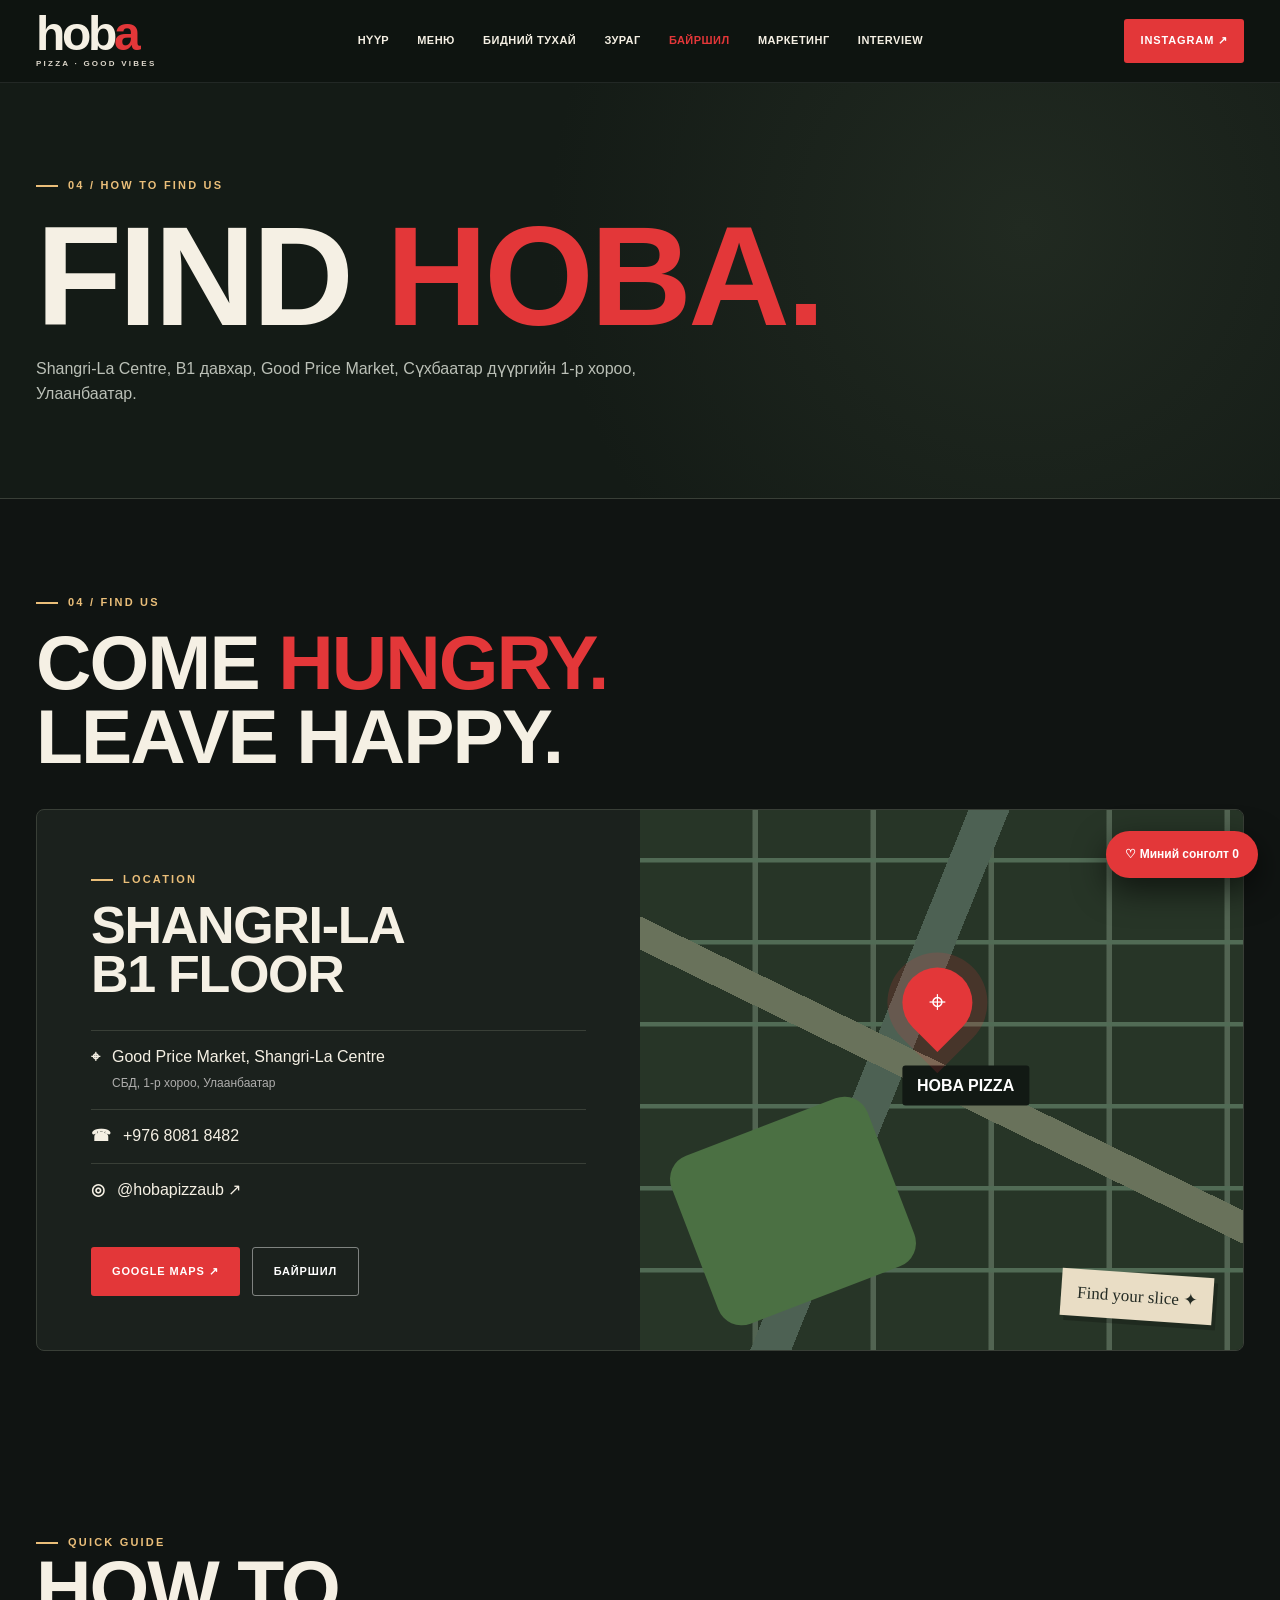
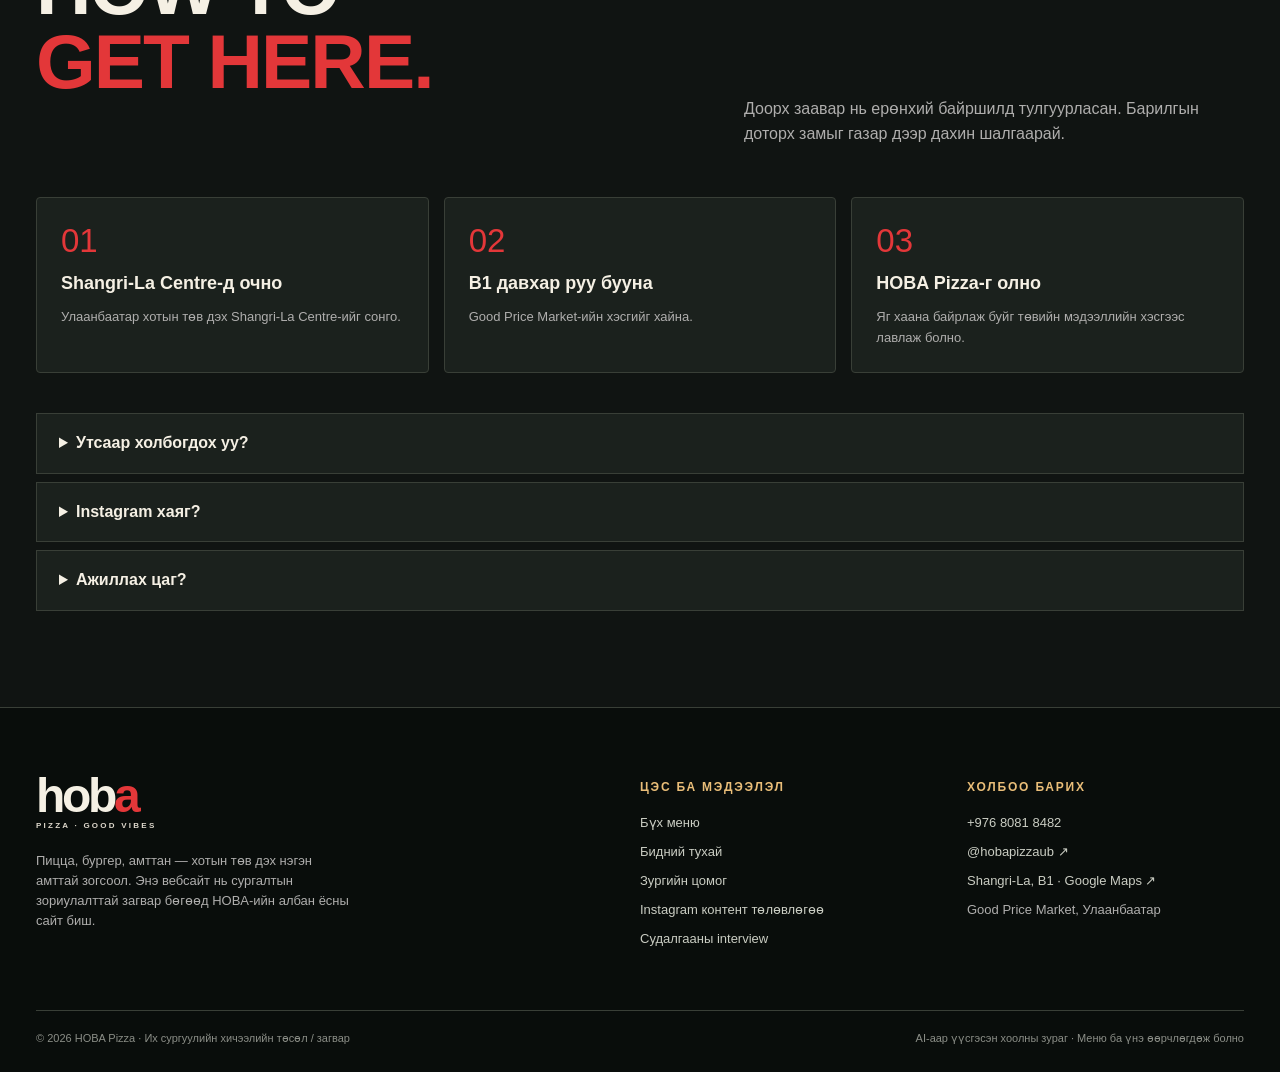
<file: HOBA_Pizza_Website/HOBA_Pizza_Website/visit.html>
<!DOCTYPE html><html lang="mn"><head><meta charset="utf-8"><meta name="viewport" content="width=device-width,initial-scale=1"><meta name="theme-color" content="#101412"><meta name="description" content="HOBA Pizza Google Maps Shangri-La B1 Good Price Market Улаанбаатар"><title>Байршил | HOBA Pizza</title><link rel="stylesheet" href="assets/style.css"><link rel="icon" href="assets/favicon.svg" type="image/svg+xml"></head><body><a class="accessibility-skip" href="#main">Үндсэн агуулга руу очих</a><header class="site-header"><div class="container header-inner"><a class="logo" href="index.html" aria-label="HOBA Pizza нүүр"><span>hob<span class="a">a</span></span><small>PIZZA · GOOD VIBES</small></a><nav class="nav-links" id="primary-nav" aria-label="Үндсэн цэс"><a href="index.html" class="">Нүүр</a><a href="menu.html" class="">Меню</a><a href="about.html" class="">Бидний тухай</a><a href="gallery.html" class="">Зураг</a><a href="visit.html" class="active">Байршил</a><a href="content-plan.html" class="">Маркетинг</a><a href="interview.html" class="">Interview</a></nav><div class="header-actions"><a class="btn btn-red" href="https://www.instagram.com/hobapizzaub/" target="_blank" rel="noopener">INSTAGRAM ↗</a><button class="hamburger" aria-controls="primary-nav" aria-expanded="false" aria-label="Цэс нээх" data-menu-toggle>☰</button></div></div></header><main id="main"><section class="subhero"><div class="container"><div class="eyebrow">04 / HOW TO FIND US</div><h1 class="display">FIND <span class="accent">HOBA.</span></h1><p class="description">Shangri-La Centre, B1 давхар, Good Price Market, Сүхбаатар дүүргийн 1-р хороо, Улаанбаатар.</p></div></section><section class="section"><div class="container"><div class="eyebrow">04 / FIND US</div><h2 class="section-title" style="margin:15px 0 35px">COME <span class="accent">HUNGRY.</span><br>LEAVE HAPPY.</h2><div class="location-panel"><div class="location-data"><div class="eyebrow">LOCATION</div><h2 class="section-title" style="font-size:52px">SHANGRI-LA<br>B1 FLOOR</h2><div class="contact-line"><b>⌖</b><div>Good Price Market, Shangri-La Centre<br><span class="muted mini">СБД, 1-р хороо, Улаанбаатар</span></div></div><div class="contact-line"><b>☎</b><div><a href="tel:+97680818482">+976 8081 8482</a></div></div><div class="contact-line"><b>◎</b><div><a href="https://www.instagram.com/hobapizzaub/" target="_blank" rel="noopener">@hobapizzaub ↗</a></div></div><div class="inline-links" style="margin-top:30px"><a href="https://www.google.com/maps/search/?api=1&query=Hoba+Pizza+Shangri-La+Center+Ulaanbaatar" target="_blank" rel="noopener" class="btn btn-red">GOOGLE MAPS ↗</a><a href="visit.html" class="btn btn-outline">Байршил</a></div></div><div class="map-art"><div class="map-pin"><div class="pin"><span>⌖</span></div><b>HOBA PIZZA</b></div><div class="float-note">Find your slice ✦</div></div></div></div></section><section class="section"><div class="container"><div class="section-top"><div><div class="eyebrow">QUICK GUIDE</div><h2 class="section-title">HOW TO<br><span class="accent">GET HERE.</span></h2></div><p class="muted">Доорх заавар нь ерөнхий байршилд тулгуурласан. Барилгын доторх замыг газар дээр дахин шалгаарай.</p></div><div class="steps"><div class="step"><h3>Shangri-La Centre-д очно</h3><p>Улаанбаатар хотын төв дэх Shangri-La Centre-ийг сонго.</p></div><div class="step"><h3>B1 давхар руу бууна</h3><p>Good Price Market-ийн хэсгийг хайна.</p></div><div class="step"><h3>HOBA Pizza-г олно</h3><p>Яг хаана байрлаж буйг төвийн мэдээллийн хэсгээс лавлаж болно.</p></div></div><div class="faq" style="margin-top:40px"><details><summary>Утсаар холбогдох уу?</summary><p>Тийм. <a href="tel:+97680818482">8081 8482</a> дугаарт холбогдож үнэ, цаг болон захиалгын боломжийг лавлаарай.</p></details><details><summary>Instagram хаяг?</summary><p><a href="https://www.instagram.com/hobapizzaub/" target="_blank" rel="noopener">@hobapizzaub</a> — албан ёсны эсэхийг та өөрөө хаягийн мэдээллээр баталгаажуулна уу.</p></details><details><summary>Ажиллах цаг?</summary><p>Нийтлэгдсэн гуравдагч этгээдийн бүртгэлд өдөр бүр 11:00–20:00 гэж байгаа боловч хуваарь өөрчлөгдөж болох тул очихын өмнө лавлахыг зөвлөж байна.</p></details></div></div></section></main><footer class="site-footer"><div class="container"><div class="footer-top"><div><a class="logo" href="index.html"><span>hob<span class="a">a</span></span><small>PIZZA · GOOD VIBES</small></a><p style="max-width:320px;margin-top:22px">Пицца, бургер, амттан — хотын төв дэх нэгэн амттай зогсоол. Энэ вебсайт нь сургалтын зориулалттай загвар бөгөөд HOBA-ийн албан ёсны сайт биш.</p></div><div><h4>Цэс ба мэдээлэл</h4><a href="menu.html">Бүх меню</a><a href="about.html">Бидний тухай</a><a href="gallery.html">Зургийн цомог</a><a href="content-plan.html">Instagram контент төлөвлөгөө</a><a href="interview.html">Судалгааны interview</a></div><div><h4>Холбоо барих</h4><a href="tel:+97680818482">+976 8081 8482</a><a href="https://www.instagram.com/hobapizzaub/" target="_blank" rel="noopener">@hobapizzaub ↗</a><a href="https://www.google.com/maps/search/?api=1&query=Hoba+Pizza+Shangri-La+Center+Ulaanbaatar" target="_blank" rel="noopener">Shangri-La, B1 · Google Maps ↗</a><p>Good Price Market, Улаанбаатар</p></div></div><div class="footer-bottom"><span>© 2026 HOBA Pizza · Их сургуулийн хичээлийн төсөл / загвар</span><span>AI-аар үүсгэсэн хоолны зураг · Меню ба үнэ өөрчлөгдөж болно</span></div></div></footer><div id="toast" class="toast" role="status" aria-live="polite"></div><button class="wishlist-toggle" id="wishlistToggle" aria-expanded="false" aria-controls="wishlist">♡ Миний сонголт <span id="favCount">0</span></button><aside class="wishlist" id="wishlist" aria-label="Миний сонголтын жагсаалт"><h3>Миний сонголт ♡</h3><p class="mini muted">Энэ нь зөвхөн танилцах demo жагсаалт. Жинхэнэ захиалга автоматаар илгээгдэхгүй.</p><p id="favEmpty" class="muted mini">Одоогоор хоол сонгоогүй байна.</p><div id="favRows"></div><button class="btn btn-white" id="copyChoices">Жагсаалтыг хуулах ↗</button><a class="btn btn-red" href="tel:+97680818482">Утсаар лавлах ↗</a><button class="btn btn-dark" data-close-favs>Хаах</button></aside><script src="assets/app.js" defer></script></body></html>
</file>
<file: HOBA_Pizza_Website/HOBA_Pizza_Website/assets/style.css>
:root{--ink:#f5f0e4;--mute:#afaead;--bg:#101412;--panel:#1b211d;--panel2:#242b24;--red:#e33739;--cream:#e9ddc5;--line:#393f37;--gold:#eabe79;--green:#819c78;--max:1290px}
*{box-sizing:border-box}html{scroll-behavior:smooth}body{margin:0;background:var(--bg);color:var(--ink);font-family:'Segoe UI',Arial,sans-serif;line-height:1.55;overflow-x:hidden}::selection{background:var(--red);color:white}a{text-decoration:none;color:inherit}button,input{font:inherit}button{cursor:pointer}img{display:block;max-width:100%}h1,h2,h3,h4,p{margin-top:0}.container{width:min(var(--max),calc(100% - 72px));margin-inline:auto}.eyebrow{display:inline-flex;gap:10px;align-items:center;color:var(--gold);font-size:11px;font-weight:800;letter-spacing:.2em;text-transform:uppercase}.eyebrow:before{content:'';width:22px;height:2px;background:currentColor}.display,.section-title{font-family:Impact,'Arial Narrow',sans-serif;text-transform:uppercase;letter-spacing:-.025em;font-weight:800;line-height:.96}.display{font-size:clamp(68px,11vw,164px)}.section-title{font-size:clamp(42px,6vw,84px)}.accent{color:var(--red)}.muted{color:var(--mute)}.mini{font-size:12px}.tiny{font-size:10px;letter-spacing:.08em}.pill{border:1px solid var(--line);border-radius:50px;padding:7px 13px;display:inline-block;font-size:12px;color:var(--cream)}.kicker{letter-spacing:.22em;font-size:11px;color:var(--gold);font-weight:800;text-transform:uppercase}.btn{display:inline-flex;justify-content:center;align-items:center;gap:12px;border:0;border-radius:3px;padding:15px 21px;text-transform:uppercase;font-weight:800;letter-spacing:.08em;font-size:11px;transition:transform .25s,background .25s,box-shadow .25s}.btn:hover{transform:translateY(-3px);box-shadow:0 10px 25px #0005}.btn-red{background:var(--red);color:#fff}.btn-white{background:var(--cream);color:#191c17}.btn-outline{border:1px solid #ffffff70;color:#fff;background:transparent}.btn-dark{border:1px solid var(--line);background:var(--panel);color:var(--cream)}.text-link{font-size:12px;font-weight:800;letter-spacing:.05em;border-bottom:1px solid var(--red);padding-bottom:5px}.site-header{position:sticky;top:0;z-index:100;background:#0f1511ed;backdrop-filter:blur(16px);border-bottom:1px solid #ffffff16}.header-inner{height:82px;display:flex;align-items:center;justify-content:space-between;gap:22px}.logo{display:inline-flex;flex-direction:column;align-items:start;font-family:Impact,'Arial Black',sans-serif;font-weight:900;letter-spacing:-.07em;font-size:48px;line-height:.73}.logo .a{color:var(--red)}.logo small{font-family:Arial,sans-serif;font-size:8px;letter-spacing:.28em;margin-top:10px;font-weight:800;color:#ddd7cb}.nav-links{display:flex;align-items:center;gap:clamp(12px,2.2vw,29px)}.nav-links a{font-weight:800;font-size:11px;letter-spacing:.045em;text-transform:uppercase;transition:color .2s}.nav-links a:hover,.nav-links a.active{color:var(--red)}.header-actions{display:flex;align-items:center;gap:12px}.header-actions .btn{white-space:nowrap;padding:13px 16px}.hamburger{display:none;background:none;border:1px solid var(--line);color:var(--cream);padding:10px 12px}.page-hero{position:relative;overflow:hidden;background:#121914}.page-hero:before{content:'';position:absolute;inset:0;background:radial-gradient(ellipse at 75% 46%,#36533877,transparent 55%);pointer-events:none}.hero-grid{position:relative;display:grid;grid-template-columns:1fr 1fr;min-height:630px;align-items:center;gap:10px}.hero-copy{padding:60px 0;position:relative;z-index:2}.hero-copy .display{margin:24px 0 23px}.hero-copy p{max-width:510px;color:#c7c6bf;font-size:16px}.hero-buttons{display:flex;flex-wrap:wrap;gap:12px;margin-top:32px}.hero-food{position:relative;align-self:stretch;display:flex;align-items:center;justify-content:center;isolation:isolate}.hero-food:before{content:'';position:absolute;width:95%;aspect-ratio:1;background:#3a502f50;border-radius:50%;filter:blur(60px);z-index:-1}.hero-food img{width:min(110%,720px);height:min(72vw,570px);max-height:570px;object-fit:cover;border-radius:50%;aspect-ratio:1;box-shadow:0 60px 70px #0008;animation:floatFood 7s ease-in-out infinite;transform-origin:center}.hero-food .round-sticker{position:absolute;right:-10px;top:12%;width:128px;height:128px;display:flex;align-items:center;justify-content:center;text-align:center;border:2px dashed var(--cream);border-radius:50%;transform:rotate(12deg);font-family:Impact,sans-serif;font-size:21px;line-height:1.1;background:#0f1614ba;letter-spacing:.03em}.hero-food .round-sticker b{color:var(--red)}.grain{position:absolute;inset:0;opacity:.09;pointer-events:none;background-image:url("data:image/svg+xml,%3Csvg viewBox='0 0 180 180' xmlns='http://www.w3.org/2000/svg'%3E%3Cfilter id='n'%3E%3CfeTurbulence type='fractalNoise' baseFrequency='.7' numOctaves='3' stitchTiles='stitch'/%3E%3C/filter%3E%3Crect width='100%25' height='100%25' filter='url(%23n)' opacity='.5'/%3E%3C/svg%3E")}.marquee{overflow:hidden;background:var(--red);white-space:nowrap;transform:rotate(-1.2deg) scale(1.03);margin:15px 0 75px}.marquee-line{display:flex;gap:38px;width:max-content;padding:15px 0;animation:marquee 30s linear infinite;color:#fff;font-size:13px;font-weight:900;letter-spacing:.2em}.marquee span:after{content:' ✦ ';margin-left:38px}.section{padding:88px 0}.section-top{display:flex;align-items:end;justify-content:space-between;gap:25px;margin-bottom:34px}.section-top p{max-width:500px}.food-grid{display:grid;grid-template-columns:repeat(3,minmax(0,1fr));gap:18px}.food-card{overflow:hidden;border:1px solid var(--line);background:#19211d;border-radius:6px;transition:transform .25s,border-color .25s;position:relative}.food-card:hover{transform:translateY(-6px);border-color:#bd857c}.food-image{height:245px;overflow:hidden;position:relative;background:#2d3427}.food-image img{height:100%;width:100%;object-fit:cover;transition:transform .6s}.food-card:hover .food-image img{transform:scale(1.07)}.food-image .food-chip{position:absolute;top:15px;left:15px;background:#101612db;color:var(--cream);font-size:10px;font-weight:900;letter-spacing:.08em;padding:8px 10px;border-radius:2px}.food-card-body{padding:21px}.food-card .small-type{color:var(--gold);font-size:10px;font-weight:800;letter-spacing:.13em;text-transform:uppercase}.food-card h3{font-family:Impact,'Arial Narrow',sans-serif;letter-spacing:.02em;text-transform:uppercase;font-size:27px;line-height:1.05;margin:8px 0}.food-card p{font-size:12px;color:#b9bcb3;min-height:55px}.price-row{display:flex;align-items:end;justify-content:space-between;gap:10px;margin-top:19px;border-top:1px solid var(--line);padding-top:14px}.price{font-family:Impact,Arial,sans-serif;font-size:25px;line-height:1.1;white-space:nowrap}.add{height:39px;width:39px;border-radius:50%;border:1px solid #9b9e96;color:#fff;background:transparent;font-size:23px;line-height:1;transition:background .2s}.add:hover{background:var(--red);border-color:var(--red)}.size-toggle{display:inline-flex;gap:3px;padding:4px;background:#101713;border:1px solid #343c32;border-radius:4px;margin-top:6px}.size-toggle button{border:0;background:transparent;color:#9ba99c;padding:5px 11px;border-radius:3px;font-size:11px}.size-toggle button.selected{background:var(--cream);color:#151a15;font-weight:800}.category-nav{display:flex;flex-wrap:wrap;gap:10px;margin-bottom:25px}.filter-btn{background:transparent;color:#aaa;border:1px solid var(--line);padding:10px 18px;border-radius:4px;font-size:12px;font-weight:800}.filter-btn:hover,.filter-btn.active{background:var(--red);border-color:var(--red);color:#fff}.feature-strip{background:var(--cream);color:#171d17;padding:40px 0}.feature-items{display:grid;grid-template-columns:repeat(3,1fr);gap:15px}.feature-item{display:flex;align-items:center;gap:18px;font-weight:800}.feature-icon{color:var(--red);font-size:38px}.split{display:grid;grid-template-columns:1fr 1fr;gap:75px;align-items:center}.photo-stack{position:relative;padding:20px 34px 30px 0}.photo-stack .main{height:450px;width:100%;object-fit:cover;border-radius:6px}.photo-stack .small{position:absolute;width:40%;height:180px;object-fit:cover;bottom:-15px;right:-15px;border:8px solid var(--bg);border-radius:4px}.section-copy h2{margin:18px 0 20px}.section-copy p{color:#bec1b9}.section-copy .btn{margin-top:16px}.inkmark{font-family:'Comic Sans MS',cursive;font-size:19px;color:var(--gold);transform:rotate(-7deg);display:inline-block}.social-grid{display:grid;grid-template-columns:repeat(4,1fr);gap:12px}.social-photo{height:270px;overflow:hidden;border-radius:4px}.social-photo img{width:100%;height:100%;object-fit:cover;transition:transform .5s}.social-photo:hover img{transform:scale(1.09)}.location-panel{display:grid;grid-template-columns:1fr 1fr;border:1px solid var(--line);background:var(--panel);border-radius:8px;overflow:hidden}.location-data{padding:54px}.location-data h2{margin:12px 0 30px}.location-data p{color:#c7c6bf}.location-data .contact-line{display:flex;gap:12px;align-items:flex-start;padding:14px 0;border-top:1px solid var(--line)}.map-art{background:#273527;min-height:420px;position:relative;overflow:hidden;background-image:linear-gradient(26deg,transparent 48%,#69725b 48%,#69725b 52%,transparent 52%),linear-gradient(112deg,transparent 40%,#4d6153 40%,#4d6153 45%,transparent 45%),repeating-linear-gradient(0deg,transparent,transparent 77px,#516b55 78px,#516b55 82px),repeating-linear-gradient(90deg,transparent,transparent 112px,#526452 113px,#526452 118px)}.map-art:before{content:'';position:absolute;width:210px;height:180px;left:8%;bottom:9%;background:#4b7043;border-radius:25px;transform:rotate(-21deg)}.map-pin{position:absolute;top:42%;left:54%;transform:translate(-50%,-50%);text-align:center;color:#fff}.map-pin .pin{display:flex;width:70px;height:70px;background:var(--red);border-radius:50% 50% 50% 0;transform:rotate(-45deg);align-items:center;justify-content:center;font-size:30px;box-shadow:0 0 0 15px #e337392c}.map-pin .pin span{transform:rotate(45deg)}.map-pin b{background:#121914;padding:8px 15px;border-radius:3px;display:block;margin-top:28px;white-space:nowrap}.site-footer{background:#090d0b;padding:70px 0 25px;border-top:1px solid var(--line)}.footer-top{display:grid;grid-template-columns:2fr 1fr 1fr;gap:50px}.footer-top p{color:var(--mute);font-size:13px}.footer-top h4{font-size:12px;letter-spacing:.15em;text-transform:uppercase;color:var(--gold)}.footer-top a:not(.logo){display:block;color:#cacdc3;font-size:13px;margin:9px 0}.footer-bottom{border-top:1px solid var(--line);padding-top:19px;margin-top:52px;display:flex;justify-content:space-between;gap:15px;color:#8b8e87;font-size:11px}.subhero{padding:87px 0 75px;background:radial-gradient(circle at 80% 35%,#3b483755,transparent 45%),#141b16;border-bottom:1px solid var(--line)}.subhero h1{margin:14px 0 13px}.subhero .description{color:#bbc0b7;max-width:690px}.menu-tools{display:flex;align-items:center;justify-content:space-between;gap:18px;flex-wrap:wrap;padding:28px 0}.search-box{background:var(--panel);border:1px solid var(--line);color:var(--ink);padding:13px 18px;min-width:250px;flex:0 1 340px;outline:0;border-radius:4px}.search-box:focus{border-color:var(--gold)}.menu-section{padding:32px 0 78px;scroll-margin-top:100px}.menu-heading{display:flex;justify-content:space-between;align-items:end;border-bottom:1px solid var(--line);padding-bottom:18px;margin-bottom:24px;gap:15px}.menu-heading h2{font-family:Impact,'Arial Narrow',sans-serif;font-size:48px;margin:0;text-transform:uppercase}.menu-heading span{color:var(--gold);font-size:12px}.menu-section[hidden],.food-card[hidden]{display:none!important}.item-count{color:var(--mute);font-size:12px}.listing-foot{margin-top:22px;color:#a9aba3;font-size:12px}.gallery-grid{display:grid;grid-template-columns:repeat(3,1fr);gap:14px}.gallery-grid figure{margin:0;overflow:hidden;position:relative;min-height:240px;border-radius:4px}.gallery-grid figure:nth-child(2),.gallery-grid figure:nth-child(5){grid-row:span 2}.gallery-grid img{width:100%;height:100%;object-fit:cover;position:absolute;inset:0;transition:transform .5s}.gallery-grid figure:hover img{transform:scale(1.05)}.gallery-grid figcaption{position:absolute;left:12px;bottom:12px;font-size:11px;background:#111b17c9;padding:6px 9px}.stat-grid{display:grid;grid-template-columns:repeat(3,1fr);gap:16px;margin-top:36px}.stat{background:var(--panel);border:1px solid var(--line);padding:28px;border-radius:4px}.stat strong{display:block;font-family:Impact,sans-serif;font-size:43px;color:var(--gold)}.stat span{font-size:12px;color:var(--mute)}.steps{counter-reset:work;display:grid;grid-template-columns:repeat(3,1fr);gap:15px}.step{background:var(--panel);padding:24px;border:1px solid var(--line);border-radius:4px}.step:before{counter-increment:work;content:'0' counter(work);display:block;font:33px Impact,sans-serif;color:var(--red);margin-bottom:10px}.step h3{margin:0 0 10px;font-size:18px}.step p{color:var(--mute);font-size:13px;margin:0}.info-banner{background:#2f2f22;border-left:4px solid var(--gold);padding:20px 24px;border-radius:4px;color:#e7dec2;margin:27px 0;font-size:13px}.report-grid{display:grid;grid-template-columns:repeat(2,1fr);gap:14px}.report-card{background:var(--panel);border:1px solid var(--line);padding:25px;border-radius:5px}.report-card .number{font:35px Impact,sans-serif;color:var(--red)}.report-card h3{margin:12px 0;font-size:21px}.report-card p{font-size:13px;color:var(--mute)}.report-card .how{padding:13px;border:1px solid #3c453d;background:#141a15;border-radius:4px;font-size:12px;color:#efeadb;line-height:1.8}.report-card a{font-size:12px;color:var(--gold);border-bottom:1px solid var(--gold);display:inline-block;margin-top:18px}.table-wrap{overflow:auto}.table{border-collapse:collapse;width:100%;min-width:720px}.table th{text-align:left;background:#253026;color:var(--gold);font-size:12px}.table td,.table th{padding:15px;border-bottom:1px solid var(--line)}.table td{font-size:12px;color:#deded6}.weekcards{display:grid;grid-template-columns:repeat(2,1fr);gap:17px}.weekcard{background:var(--panel);border:1px solid var(--line);padding:21px;border-radius:5px}.weekcard h3{color:var(--gold)}.weekrow{display:flex;gap:10px;font-size:12px;padding:7px 0;border-top:1px solid #353d34}.weekrow b{min-width:65px;color:#fff}.weekrow span{color:var(--mute)}.interview-card{background:var(--panel);border:1px solid var(--line);border-radius:4px;padding:25px}.interview-card h3{font-size:18px;margin-bottom:6px}.interview-card p{font-size:12px;color:var(--mute)}.answer-line{border-bottom:1px dashed #5b6659;min-height:45px}.interview-grid{display:grid;grid-template-columns:repeat(2,1fr);gap:15px}.wishlist-toggle{position:fixed;right:22px;bottom:22px;z-index:120;background:var(--red);color:#fff;border:0;border-radius:100px;box-shadow:0 12px 33px #0009;font-size:12px;font-weight:900;padding:14px 19px}.wishlist{position:fixed;right:20px;bottom:78px;width:min(370px,calc(100vw - 40px));max-height:70vh;overflow:auto;z-index:120;background:#1c251e;border:1px solid var(--line);box-shadow:0 24px 70px #000b;border-radius:7px;padding:23px;display:none}.wishlist.open{display:block;animation:scalein .2s ease}.wishlist h3{font-family:Impact,sans-serif;font-size:30px;margin:0 0 10px}.wishlist-row{display:flex;justify-content:space-between;align-items:center;border-bottom:1px solid var(--line);padding:9px 0;gap:10px;font-size:12px}.wishlist-row button{background:transparent;color:#f78e8c;border:0}.wishlist .btn{width:100%;margin-top:16px}.toast{position:fixed;left:50%;bottom:24px;transform:translate(-50%,100px);opacity:0;z-index:130;transition:all .3s;background:var(--cream);color:#172017;padding:12px 20px;font-size:13px;font-weight:800;border-radius:3px;box-shadow:0 10px 30px #0005}.toast.show{opacity:1;transform:translate(-50%,0)}.reveal{opacity:0;transform:translateY(18px);transition:opacity .6s,transform .6s}.reveal.visible{opacity:1;transform:none}.hidden{display:none!important}.inline-links{display:flex;gap:12px;flex-wrap:wrap}.source-list a{color:var(--gold);display:block;margin:11px 0;font-size:13px;text-decoration:underline}.faq details{border:1px solid var(--line);padding:17px 22px;margin:8px 0;background:var(--panel)}.faq summary{cursor:pointer;font-weight:800}.faq p{margin:13px 0 0;color:var(--mute);font-size:13px}.float-note{position:absolute;bottom:30px;right:30px;background:var(--cream);padding:13px 16px;transform:rotate(4deg);font:17px 'Comic Sans MS',cursive;color:#242b24;box-shadow:4px 5px 0 #0003}.accessibility-skip{position:absolute;left:-9999px}.accessibility-skip:focus{left:15px;top:10px;background:#fff;color:#000;z-index:999;padding:10px}.image-credit{font-size:11px;color:#a6b1a4}.hero-feature{display:flex;gap:24px;margin-top:46px}.hero-feature b{display:block;color:var(--cream)}.hero-feature span{font-size:11px;color:#adb7a9}.divider-red{width:34px;height:3px;background:var(--red);margin:20px 0}.icon-circle{display:grid;place-items:center;height:44px;width:44px;border:1px solid var(--line);border-radius:50%;color:var(--red);font-size:20px}
@keyframes floatFood{0%,100%{transform:translateY(0) rotate(-4deg)}50%{transform:translateY(-18px) rotate(0)}}@keyframes marquee{to{transform:translateX(-50%)}}@keyframes scalein{from{opacity:0;transform:scale(.96)}}
@media(max-width:1150px){.nav-links{gap:13px}.nav-links a{font-size:10px}.header-actions .btn{display:none}.hero-grid{min-height:560px}.hero-food img{height:430px;width:430px}.food-grid{grid-template-columns:repeat(2,1fr)}}
@media(max-width:820px){.container{width:calc(100% - 36px)}.header-inner{height:70px}.logo{font-size:40px}.hamburger{display:block}.nav-links{position:absolute;top:70px;left:0;right:0;display:none;background:#111914;border-bottom:1px solid var(--line);padding:20px;flex-direction:column;align-items:start;gap:20px}.nav-links.open{display:flex}.header-actions{margin-left:auto}.hero-grid{grid-template-columns:1fr;min-height:auto}.hero-copy{padding:70px 0 20px}.hero-food{min-height:390px}.hero-food img{height:370px;width:370px}.hero-food .round-sticker{right:8%;top:0}.feature-items,.stat-grid{grid-template-columns:1fr}.split,.location-panel{grid-template-columns:1fr}.photo-stack .main{height:370px}.social-grid{grid-template-columns:repeat(2,1fr)}.footer-top{grid-template-columns:1fr 1fr}.report-grid,.interview-grid,.weekcards{grid-template-columns:1fr}.steps{grid-template-columns:repeat(2,1fr)}.gallery-grid{grid-template-columns:repeat(2,1fr)}.gallery-grid figure:nth-child(2),.gallery-grid figure:nth-child(5){grid-row:span 1}.gallery-grid figure{min-height:210px}}
@media(max-width:540px){.container{width:calc(100% - 32px)}.header-inner{height:65px}.nav-links{top:65px}.hero-copy{padding:51px 0 10px}.hero-copy p{font-size:14px}.display{font-size:73px}.hero-feature{margin-top:30px;gap:12px;flex-wrap:wrap}.hero-food{min-height:330px}.hero-food img{height:310px;width:310px}.hero-food .round-sticker{width:95px;height:95px;font-size:15px;right:3%}.section{padding:60px 0}.section-top{align-items:start;flex-direction:column}.food-grid,.steps{grid-template-columns:1fr}.food-image{height:250px}.subhero{padding:65px 0 45px}.menu-heading h2{font-size:42px}.gallery-grid{grid-template-columns:1fr 1fr;gap:7px}.gallery-grid figure{min-height:160px}.social-photo{height:180px}.location-data{padding:26px}.map-art{min-height:300px}.footer-top{grid-template-columns:1fr;gap:22px}.footer-bottom{flex-direction:column}.weekcards{grid-template-columns:1fr}.btn{padding:13px 15px}.header-actions .btn{display:none}}
@media(prefers-reduced-motion:reduce){html{scroll-behavior:auto}*,*:before,*:after{animation-duration:.01ms!important;transition-duration:.01ms!important}.reveal{opacity:1;transform:none}}
@media print{.site-header,.marquee,.wishlist-toggle,.wishlist,.btn,.hamburger{display:none!important}body{background:white;color:#151515}.report-card,.step,.interview-card,.weekcard{break-inside:avoid;background:#fff;color:#111}.report-card p,.step p,.weekrow span{color:#333}.subhero{background:#eee;color:#111}.container{width:95%}}
</file>
